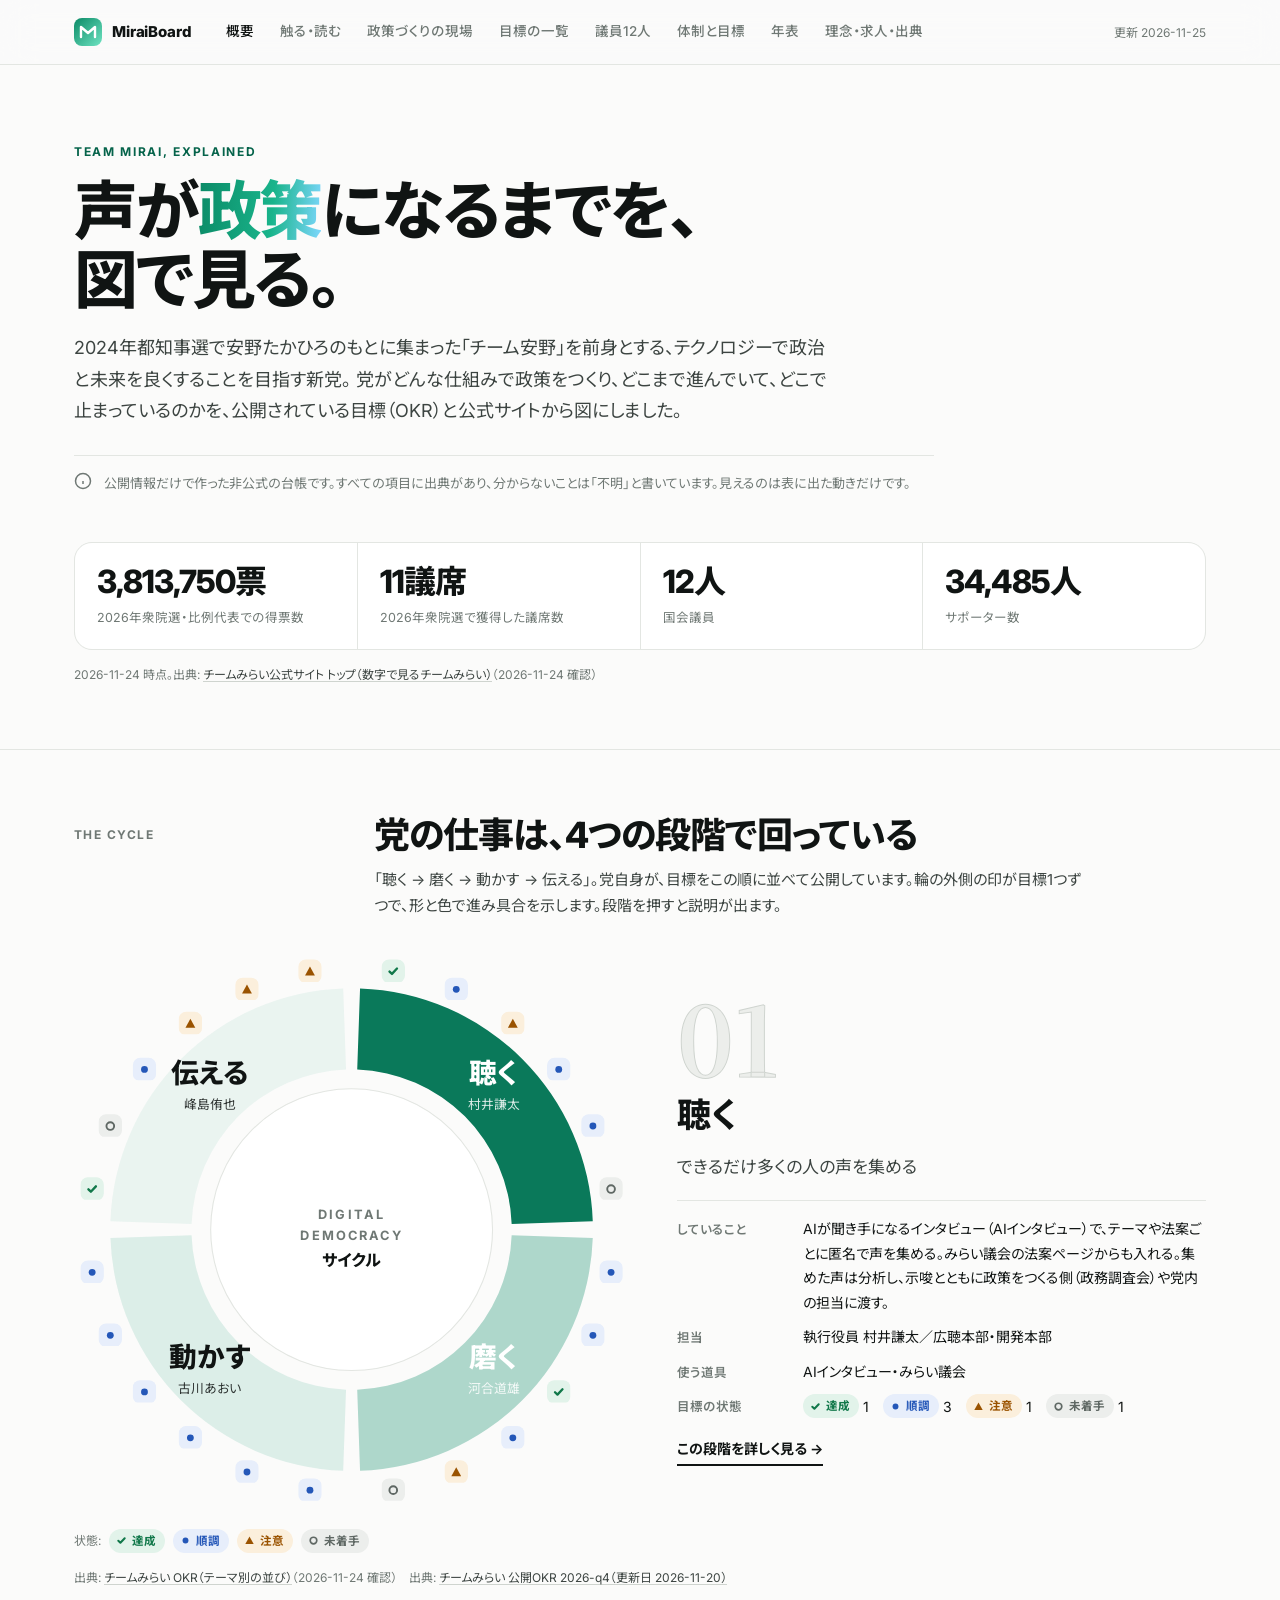
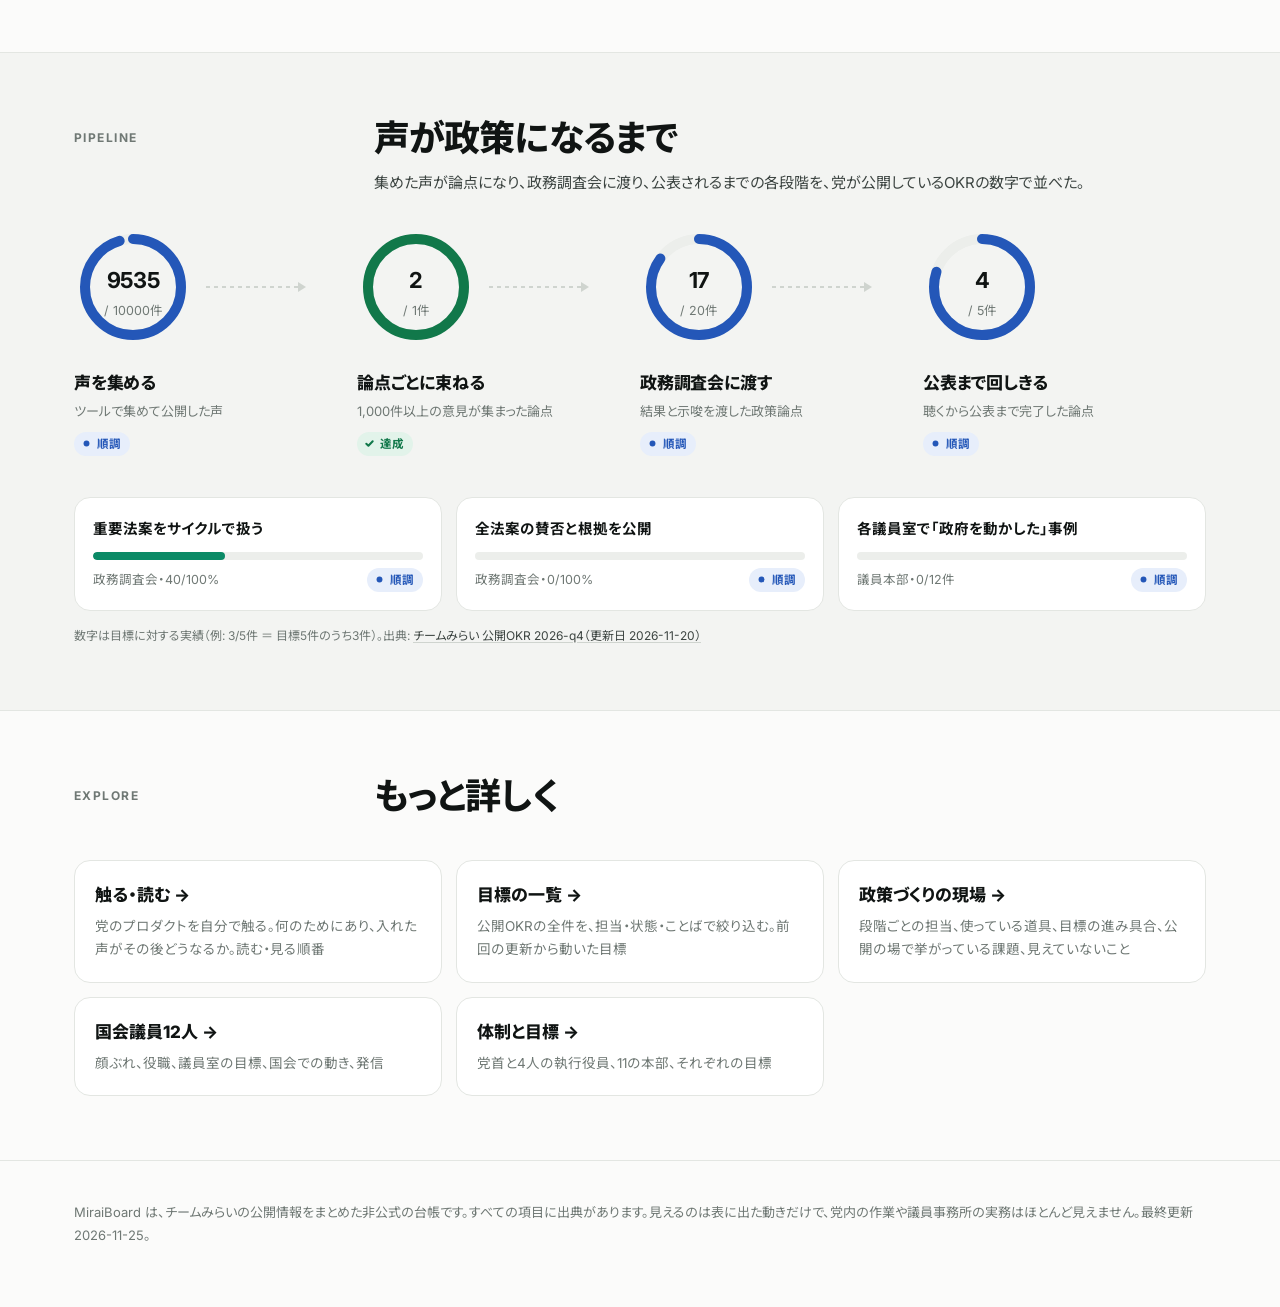
<file: docs/index.html>
<!doctype html>
<html lang="ja"><head>
<meta charset="utf-8"><meta name="viewport" content="width=device-width, initial-scale=1">
<title>MiraiBoard — チームみらいを図で知る</title>
<meta name="description" content="チームみらいが何を目指し、政策づくりと広聴がどう回り、12人の国会議員が何に取り組んでいるのかを、公開情報だけで図にした台帳。">
<link rel="preconnect" href="https://fonts.googleapis.com"><link rel="preconnect" href="https://fonts.gstatic.com" crossorigin>
<link href="https://fonts.googleapis.com/css2?family=Inter:wght@400;500;600;700;800&family=Noto+Sans+JP:wght@400;500;700;800&family=Noto+Serif+JP:wght@700&display=swap" rel="stylesheet">
<link rel="stylesheet" href="assets/style.css">
</head><body>
<main>
<section class="ph"><div class="w">
  <div class="kick">Team Mirai, explained</div>
  <h1>声が<span class="g">政策</span>になるまでを、<br>図で見る。</h1>
  <p class="lead" id="lead"></p>
  <div class="note"><svg width="18" height="18" viewBox="0 0 24 24" fill="none" stroke="currentColor" stroke-width="2"><circle cx="12" cy="12" r="10"/><path d="M12 16v-4M12 8h.01"/></svg><span>公開情報だけで作った非公式の台帳です。すべての項目に出典があり、分からないことは「不明」と書いています。見えるのは表に出た動きだけです。</span></div>
</div></section>

<section class="blk" style="border-top:0;padding-top:12px"><div class="w">
  <div class="tiles" id="tiles"></div>
  <div class="src" id="tiles-src"></div>
</div></section>

<section class="blk"><div class="w">
  <div class="bh"><div class="k">The cycle</div><div><h2>党の仕事は、4つの段階で回っている</h2><p id="cycle-lead"></p></div></div>
  <div class="ringwrap"><div class="ring" id="ring"></div><div class="sheet" id="sheet"></div></div>
  <div style="margin-top:22px"><span id="lg"></span></div>
  <div class="src" id="ring-src"></div>
</div></section>

<section class="blk alt"><div class="w">
  <div class="bh"><div class="k">Pipeline</div><div><h2 id="pipe-title"></h2><p id="pipe-lead"></p></div></div>
  <div class="pipe" id="pipe"></div>
  <div class="side" id="pipe-side"></div>
  <div class="src" id="pipe-src"></div>
</div></section>

<section class="blk"><div class="w">
  <div class="bh"><div class="k">Explore</div><div><h2>もっと詳しく</h2></div></div>
  <div class="next">
    <a href="start.html"><div class="t">触る・読む →</div><p>党のプロダクトを自分で触る。何のためにあり、入れた声がその後どうなるか。読む・見る順番</p></a>
    <a href="okr.html"><div class="t">目標の一覧 →</div><p>公開OKRの全件を、担当・状態・ことばで絞り込む。前回の更新から動いた目標</p></a>
    <a href="flow.html"><div class="t">政策づくりの現場 →</div><p>段階ごとの担当、使っている道具、目標の進み具合、公開の場で挙がっている課題、見えていないこと</p></a>
    <a href="people.html"><div class="t">国会議員12人 →</div><p>顔ぶれ、役職、議員室の目標、国会での動き、発信</p></a>
    <a href="org.html"><div class="t">体制と目標 →</div><p>党首と4人の執行役員、11の本部、それぞれの目標</p></a>
  </div>
</div></section>
</main>
<script src="assets/data.js"></script><script src="assets/common.js"></script>
<script>
chrome('index.html');
const P = MB.process, party = MB.party;
$('#lead').textContent = party.summary + ' 党がどんな仕組みで政策をつくり、どこまで進んでいて、どこで止まっているのかを、公開されている目標（OKR）と公式サイトから図にしました。';
const pick = ['2026年衆院選で獲得した議席数','国会議員','サポーター数','2026年衆院選・比例代表での得票数'];
$('#tiles').innerHTML = party.numbers.items.filter(n => pick.includes(n.label)).map(n => `<div class="tile"><div class="v">${esc(n.value.replace(/（.*）/, ''))}</div><div class="l">${esc(n.label)}</div></div>`).join('');
$('#tiles-src').innerHTML = `${esc(party.numbers.as_of)} 時点。` + srcHtml(party.numbers.source);

/* リング図: 4つの段階。外周の小さな印は、その段階の目標（KR）1つずつ */
const groups = Object.fromEntries((OKR.themes.find(t => t.key === 'demo') || { groups: [] }).groups.map(g => [g.tag, g]));
const ST = P.stages.filter(s => s.key !== 'cycle');
$('#cycle-lead').textContent = '「聴く → 磨く → 動かす → 伝える」。党自身が、目標をこの順に並べて公開しています。輪の外側の印が目標1つずつで、形と色で進み具合を示します。段階を押すと説明が出ます。';
const cx = 260, cy = 260, R1 = 150, R2 = 226, gap = 0.035;
const pol = (r, a) => [cx + r * Math.cos(a), cy + r * Math.sin(a)];
const arc = (a0, a1) => { const [x0, y0] = pol(R2, a0), [x1, y1] = pol(R2, a1), [x2, y2] = pol(R1, a1), [x3, y3] = pol(R1, a0); return `M${x0},${y0} A${R2},${R2} 0 0 1 ${x1},${y1} L${x2},${y2} A${R1},${R1} 0 0 0 ${x3},${y3} Z`; };
const shade = ['color-mix(in srgb,var(--brand) 88%,#000)', 'color-mix(in srgb,var(--brand) 92%,#fff)', 'color-mix(in srgb,var(--brand) 38%,var(--paper))', 'color-mix(in srgb,var(--brand) 22%,var(--paper))'];
let svg = `<svg viewBox="0 0 520 520" role="img" aria-label="デジタル民主主義サイクルの図"><defs><marker id="ah" markerWidth="8" markerHeight="8" refX="4" refY="4" orient="auto"><path d="M0,0 L8,4 L0,8 z" fill="var(--ink-3)"/></marker></defs>`;
ST.forEach((s, i) => {
  const a0 = -Math.PI / 2 + i * Math.PI / 2 + gap, a1 = -Math.PI / 2 + (i + 1) * Math.PI / 2 - gap, am = (a0 + a1) / 2;
  const [tx, ty] = pol((R1 + R2) / 2, am);
  svg += `<path class="seg-path" data-i="${i}" d="${arc(a0, a1)}" fill="${shade[i]}"/>`;
  const tc = i < 2 ? '#fff' : 'var(--ink)';
  svg += `<text x="${tx}" y="${ty - 4}" text-anchor="middle" font-size="26" font-weight="800" fill="${tc}" pointer-events="none">${esc(s.tag)}</text>`;
  svg += `<text x="${tx}" y="${ty + 20}" text-anchor="middle" font-size="12" fill="${tc}" opacity=".85" pointer-events="none">${esc(s.officer || '')}</text>`;
  const krs = (groups[s.tag] || { krs: [] }).krs;
  krs.forEach((id, j) => { const a = a0 + (a1 - a0) * (j + .5) / krs.length; const [mx, my] = pol(R2 + 20, a); const c = SC[(KR[id] || {}).status] || 'todo';
    svg += `<foreignObject x="${mx - 11}" y="${my - 11}" width="22" height="22">${mk(id)}</foreignObject>`; });
});
svg += `<circle cx="${cx}" cy="${cy}" r="${R1 - 18}" fill="var(--paper)" stroke="var(--line)"/><text x="${cx}" y="${cy - 10}" text-anchor="middle" font-size="12" font-weight="700" fill="var(--ink-3)" letter-spacing="2">DIGITAL</text><text x="${cx}" y="${cy + 10}" text-anchor="middle" font-size="12" font-weight="700" fill="var(--ink-3)" letter-spacing="2">DEMOCRACY</text><text x="${cx}" y="${cy + 34}" text-anchor="middle" font-size="15" font-weight="800" fill="var(--ink)">サイクル</text></svg>`;
$('#ring').innerHTML = svg;
function sheet(i) {
  const s = ST[i], krs = (groups[s.tag] || { krs: [] }).krs;
  const c = krs.reduce((a, id) => { const x = (KR[id] || {}).status; a[x] = (a[x] || 0) + 1; return a; }, {});
  $$('.seg-path').forEach(p => p.style.opacity = +p.dataset.i === i ? 1 : .35);
  $('#sheet').innerHTML = `<div class="num">0${i + 1}</div><h3>${esc(s.tag)}</h3><p class="sub">${esc(s.title)}</p>
  <dl><dt>していること</dt><dd>${esc(s.what)}</dd><dt>担当</dt><dd>${s.officer ? `執行役員 ${esc(s.officer)}／` : ''}${esc((s.units || []).join('・'))}</dd><dt>使う道具</dt><dd>${esc((s.tools || []).join('・') || '—')}</dd><dt>目標の状態</dt><dd>${['達成', '順調', '注意', '未着手'].filter(x => c[x]).map(x => st(x) + ` ${c[x]}`).join('　')}</dd></dl>
  <a class="more" href="flow.html#${esc(s.key)}">この段階を詳しく見る →</a>`;
}
$$('.seg-path').forEach(p => p.addEventListener('click', () => sheet(+p.dataset.i)));
sheet(0); $('#lg').innerHTML = legend();
$('#ring-src').innerHTML = srcHtml(P.intro_source) + '　' + srcHtml(OKR_SRC);

/* パイプライン図: 声 → 論点 → 政調 → 公表 */
const pp = P.pipeline;
$('#pipe-title').textContent = pp.title; $('#pipe-lead').textContent = pp.lead;
const dial = (r, c) => { const C = 2 * Math.PI * 48, v = Math.min(1, r ?? 0); return `<svg class="dial" viewBox="0 0 118 118"><circle cx="59" cy="59" r="48" fill="none" stroke="var(--mute)" stroke-width="10"/><circle cx="59" cy="59" r="48" fill="none" stroke="var(--${c})" stroke-width="10" stroke-linecap="round" stroke-dasharray="${C * v} ${C}" transform="rotate(-90 59 59)"/></svg>`; };
$('#pipe').innerHTML = pp.nodes.map((n, i) => { const k = KR[n.kr] || {}; const r = ratio(k.progress); const c = SC[k.status] || 'todo';
  const [a, b] = (k.progress || '').split('/');
  return `<div class="pnode"><div style="position:relative;width:118px">${dial(r, c)}<div style="position:absolute;inset:0;display:flex;flex-direction:column;align-items:center;justify-content:center"><b style="font-size:22px;letter-spacing:-.02em">${esc(a || '—')}</b><span class="small muted">/ ${esc(b || '')}</span></div></div>
  ${i < pp.nodes.length - 1 ? '<svg class="arrow" viewBox="0 0 100 14" preserveAspectRatio="none"><line x1="0" y1="7" x2="92" y2="7" stroke="var(--line-2)" stroke-width="2" stroke-dasharray="4 4"/><path d="M92,2 L100,7 L92,12" fill="var(--line-2)"/></svg>' : ''}
  <h4>${esc(n.label)}</h4><p>${esc(n.note)}</p><div style="margin-top:8px">${st(k.status)}</div></div>`; }).join('');
$('#pipe-side').innerHTML = pp.side.map(n => { const k = KR[n.kr] || {}; const r = ratio(k.progress);
  return `<div class="scard"><div class="t">${esc(n.label)}</div><div class="meter"><i style="width:${Math.min(100, (r || 0) * 100)}%"></i></div><div style="display:flex;justify-content:space-between;margin-top:8px;align-items:center"><span class="small muted">${esc(k.owner)}・${esc(k.progress || '—')}</span>${st(k.status)}</div></div>`; }).join('');
$('#pipe-src').innerHTML = '数字は目標に対する実績（例: 3/5件 ＝ 目標5件のうち3件）。' + srcHtml(OKR_SRC);
</script>
</body></html>
</file>
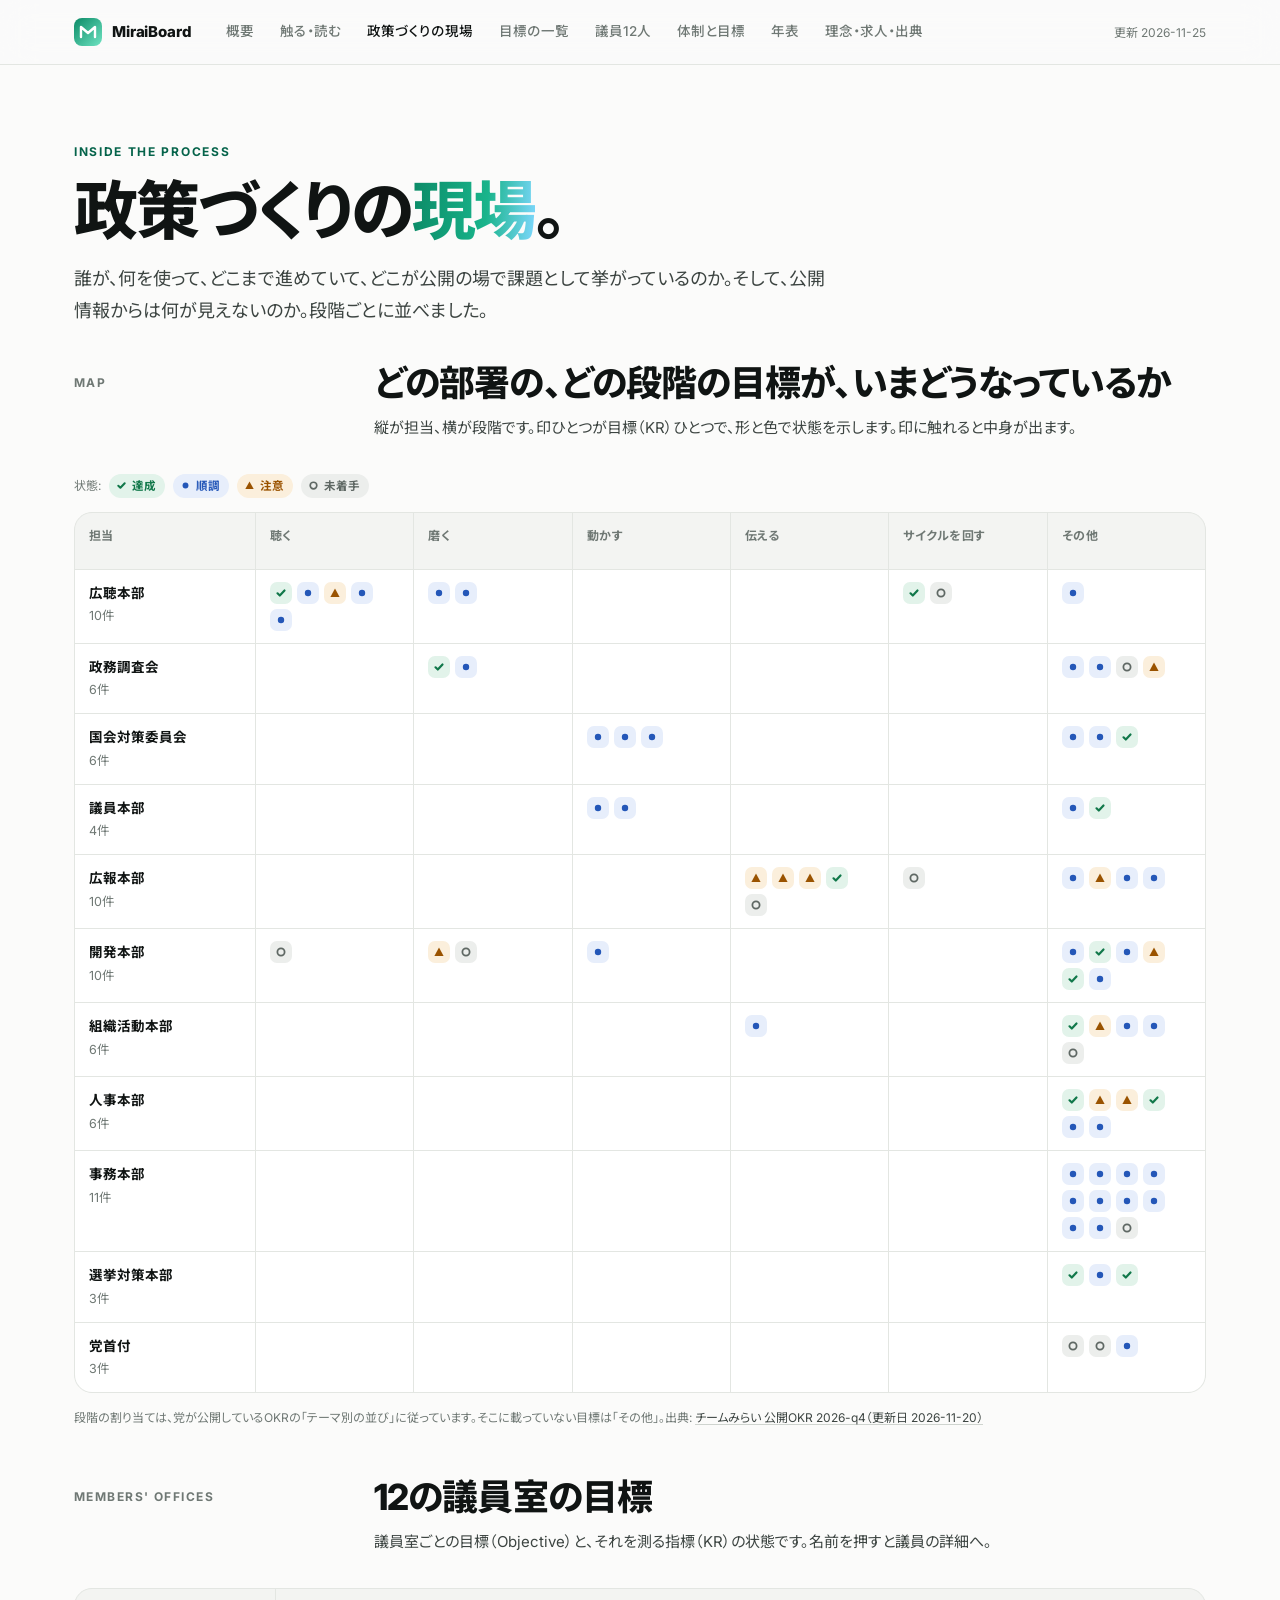
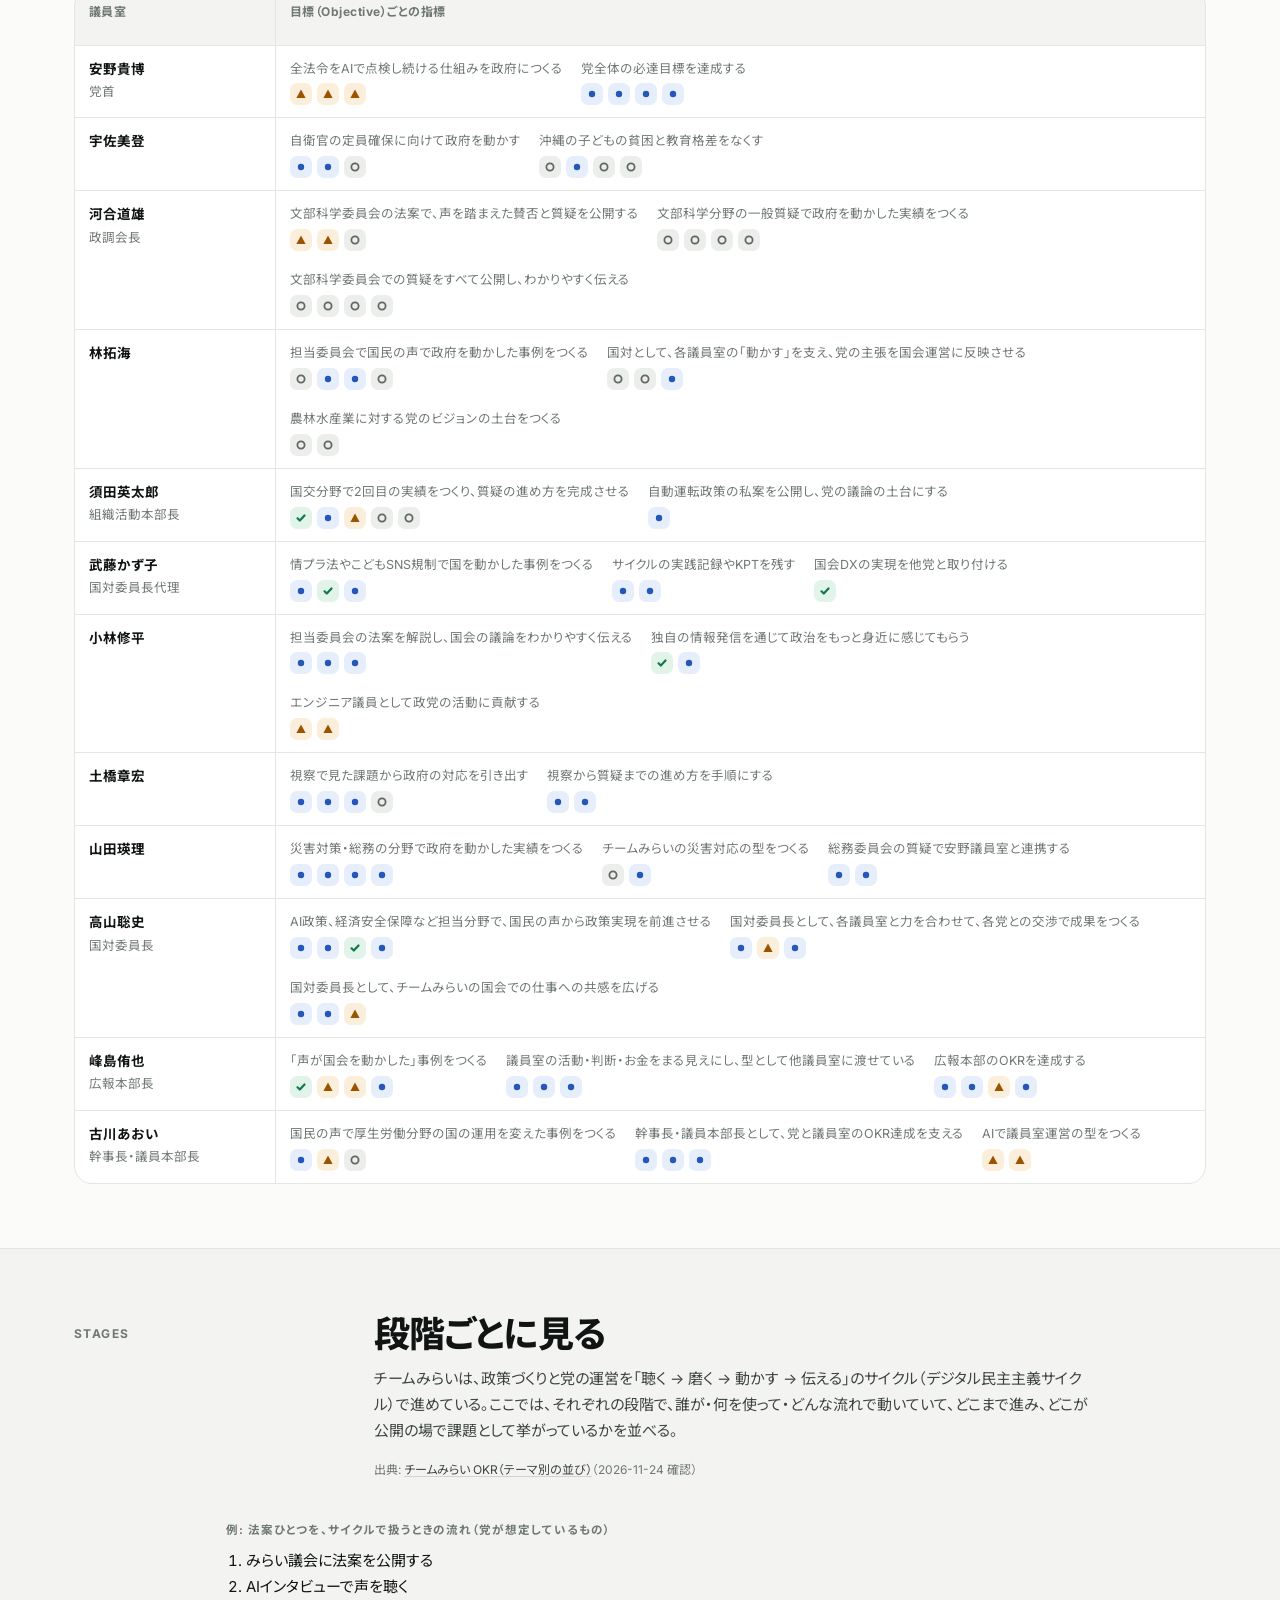
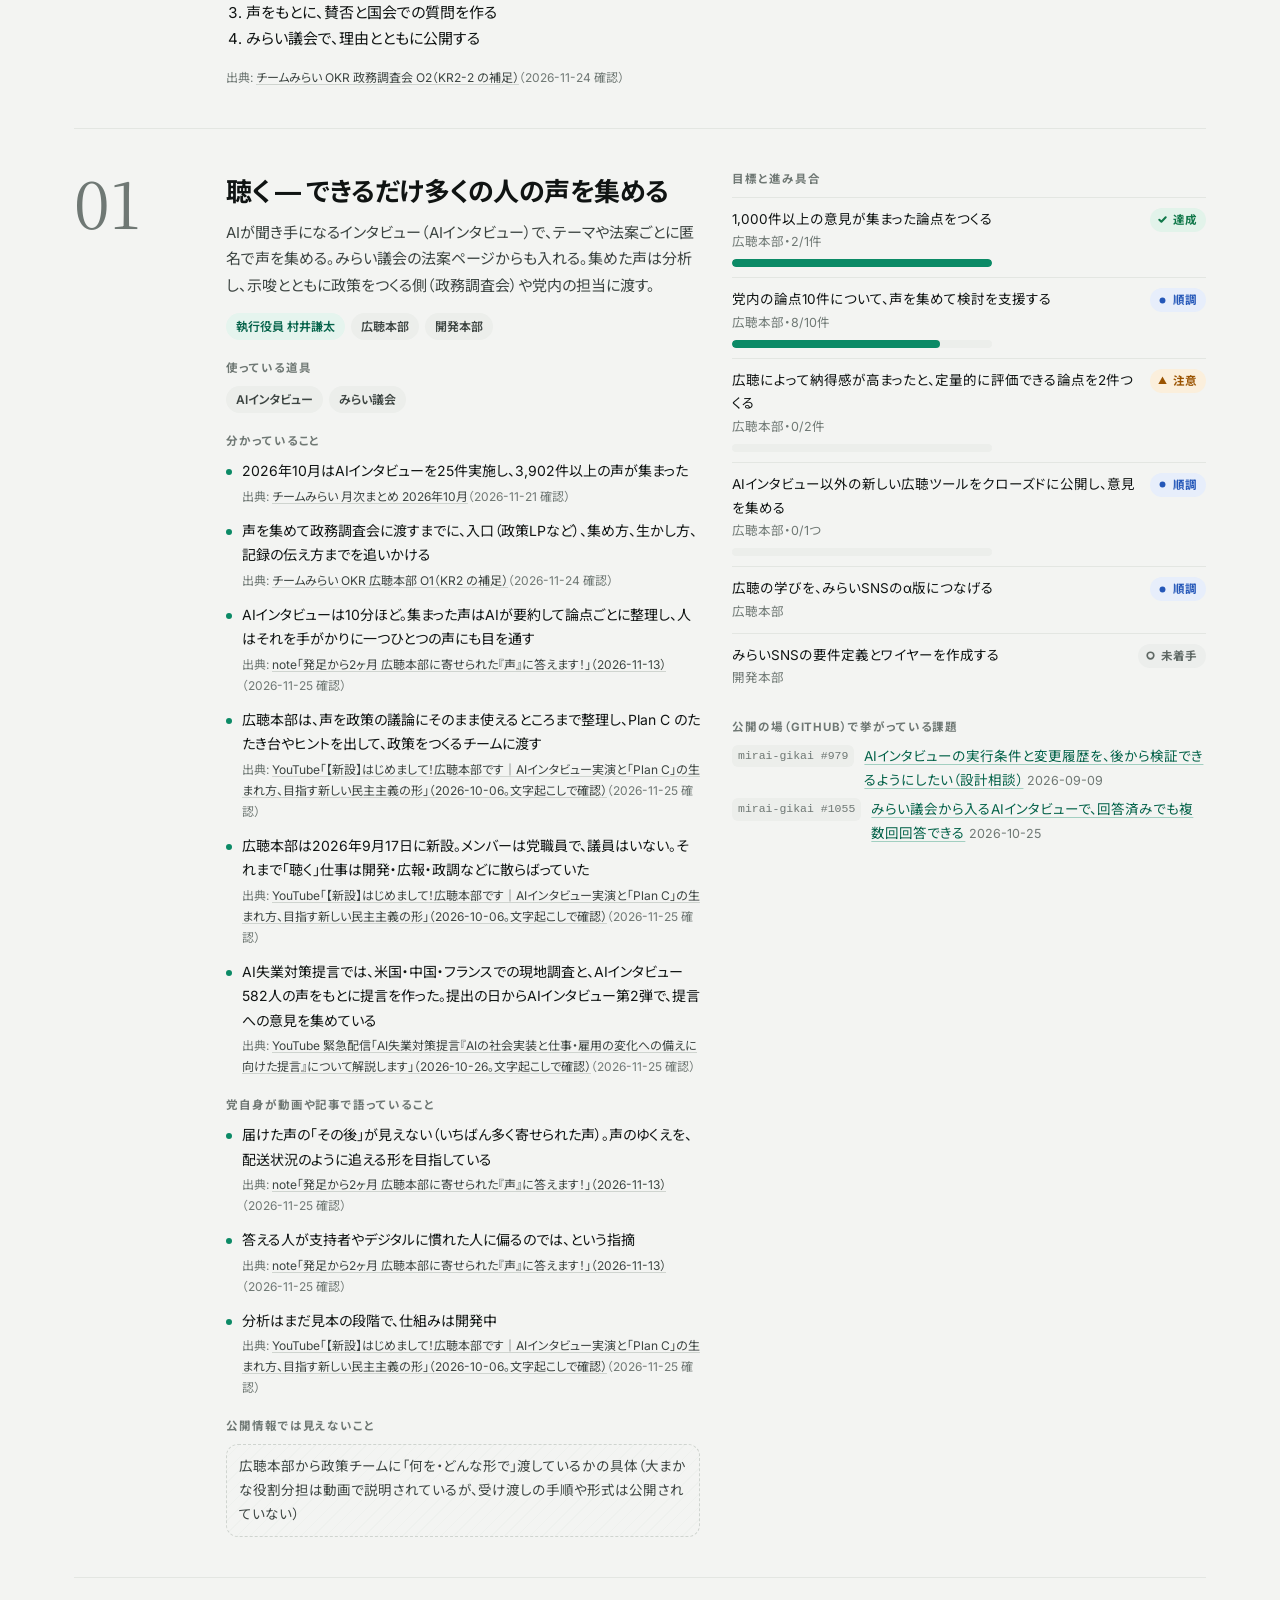
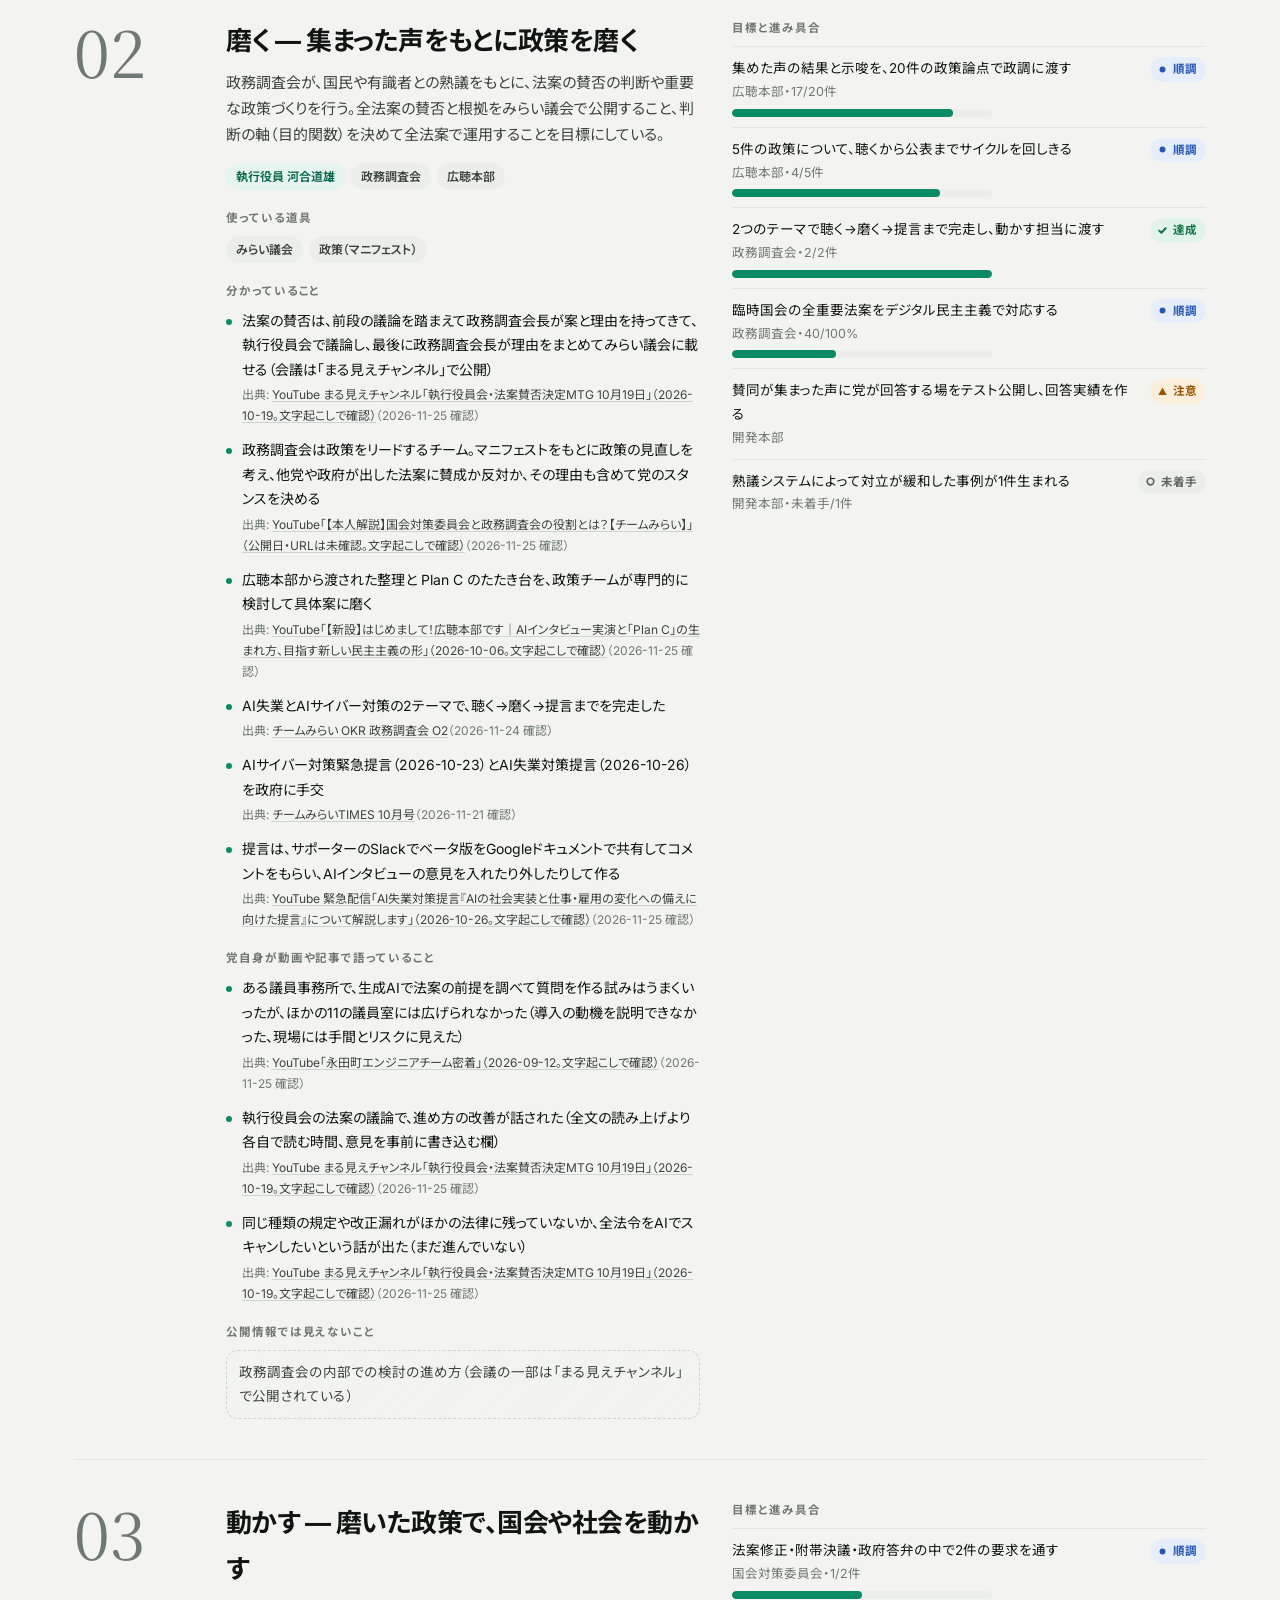
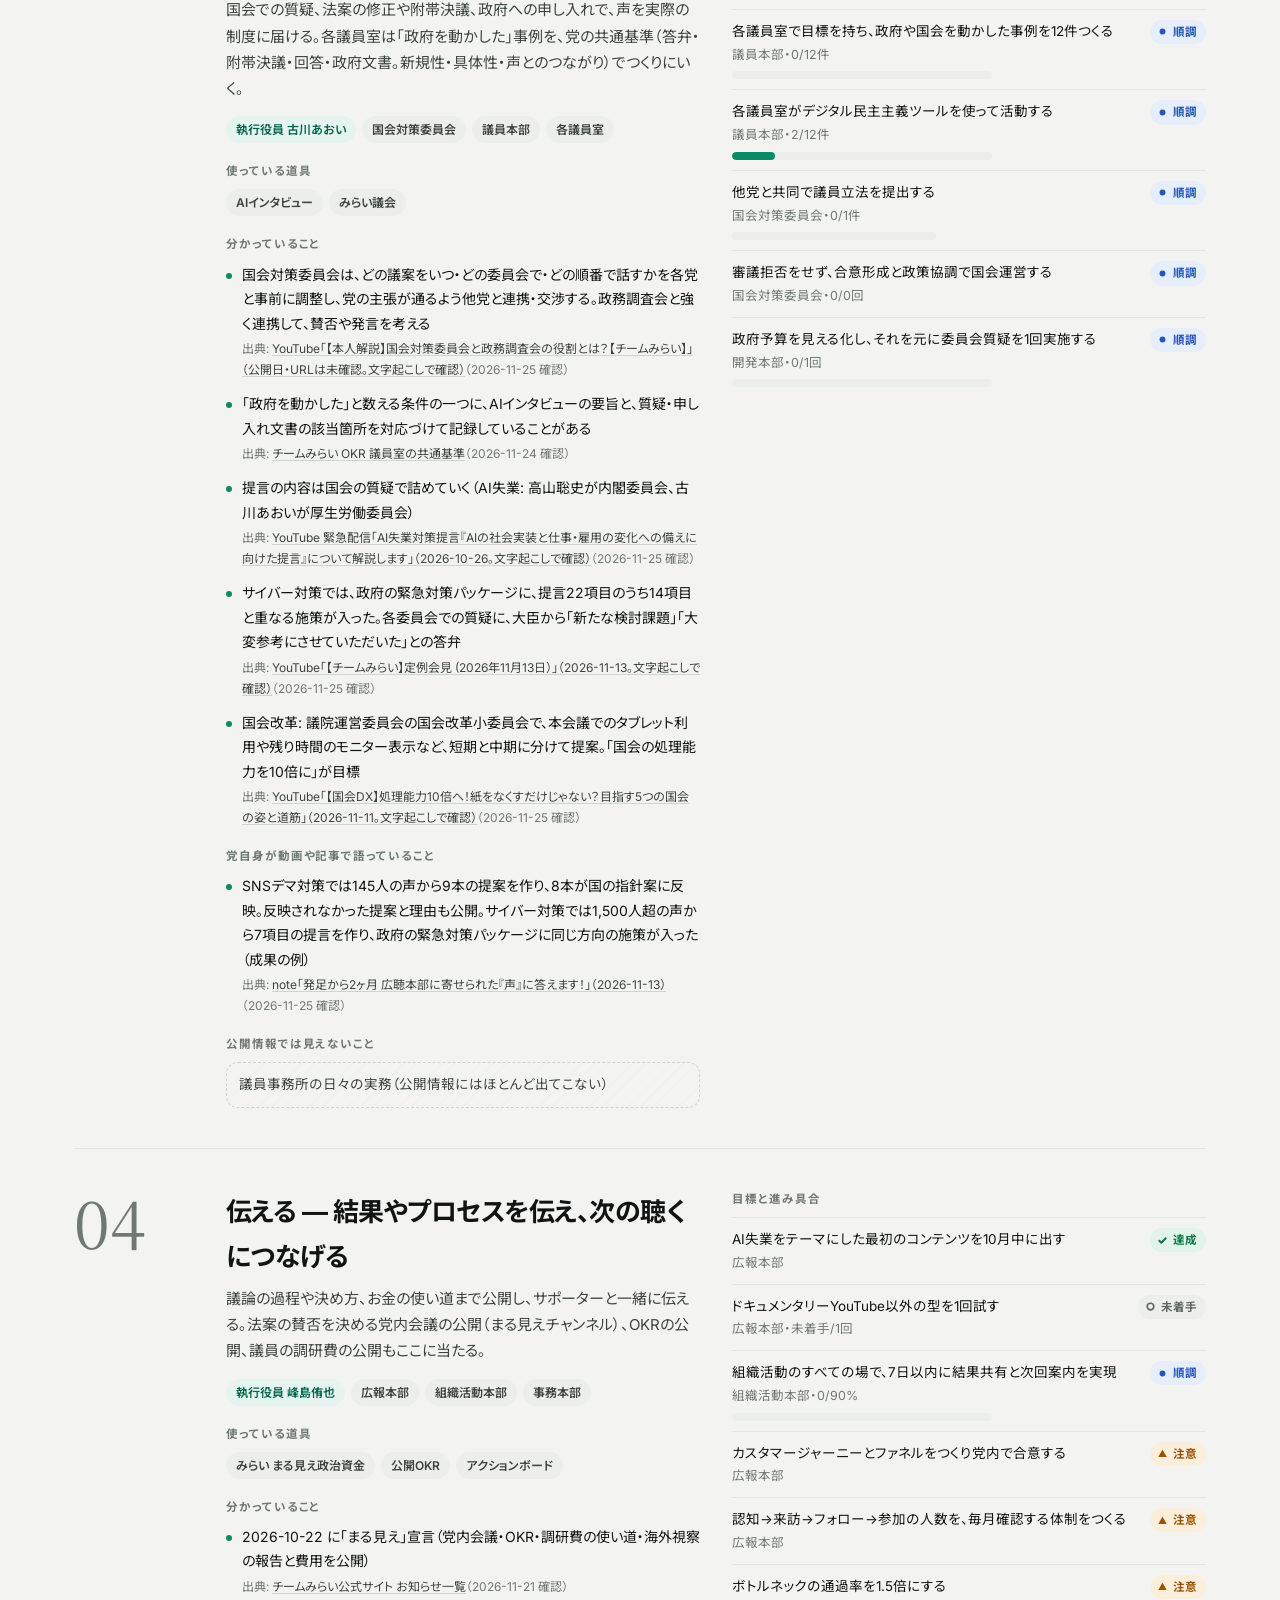
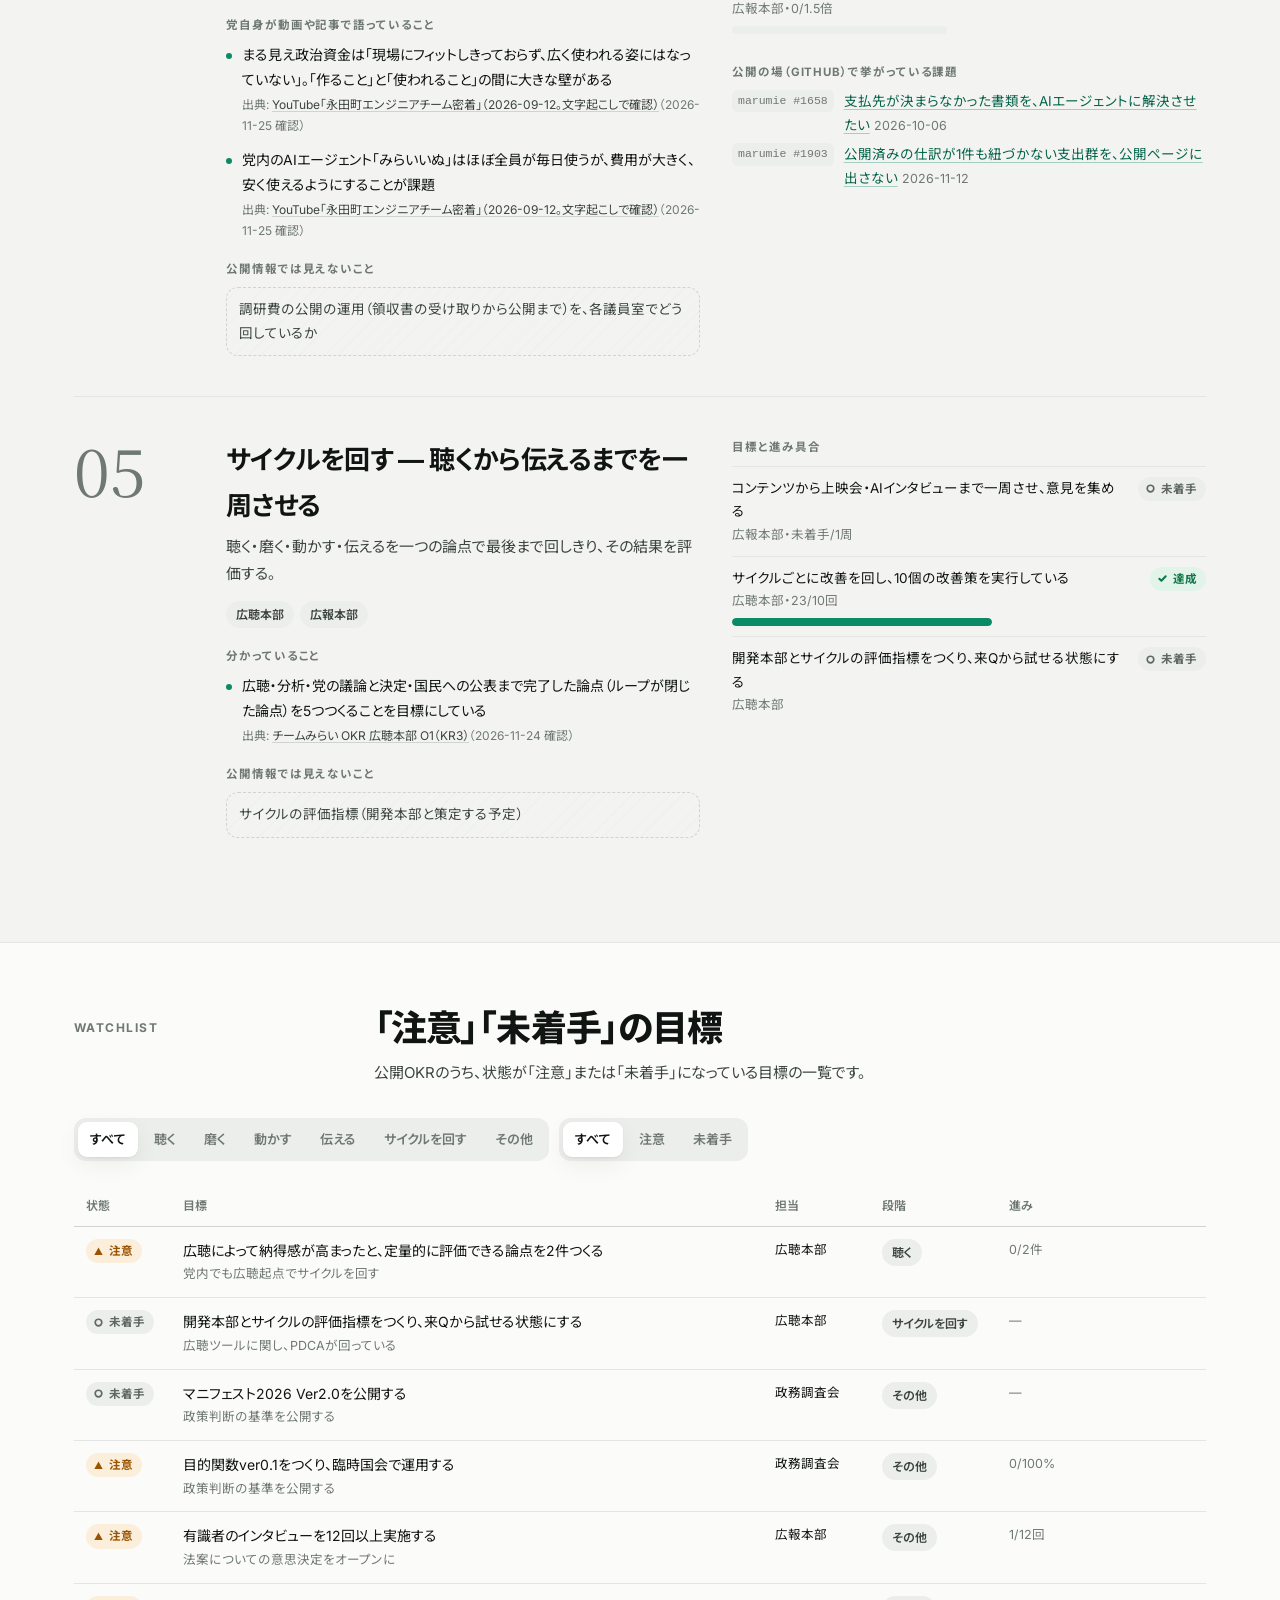
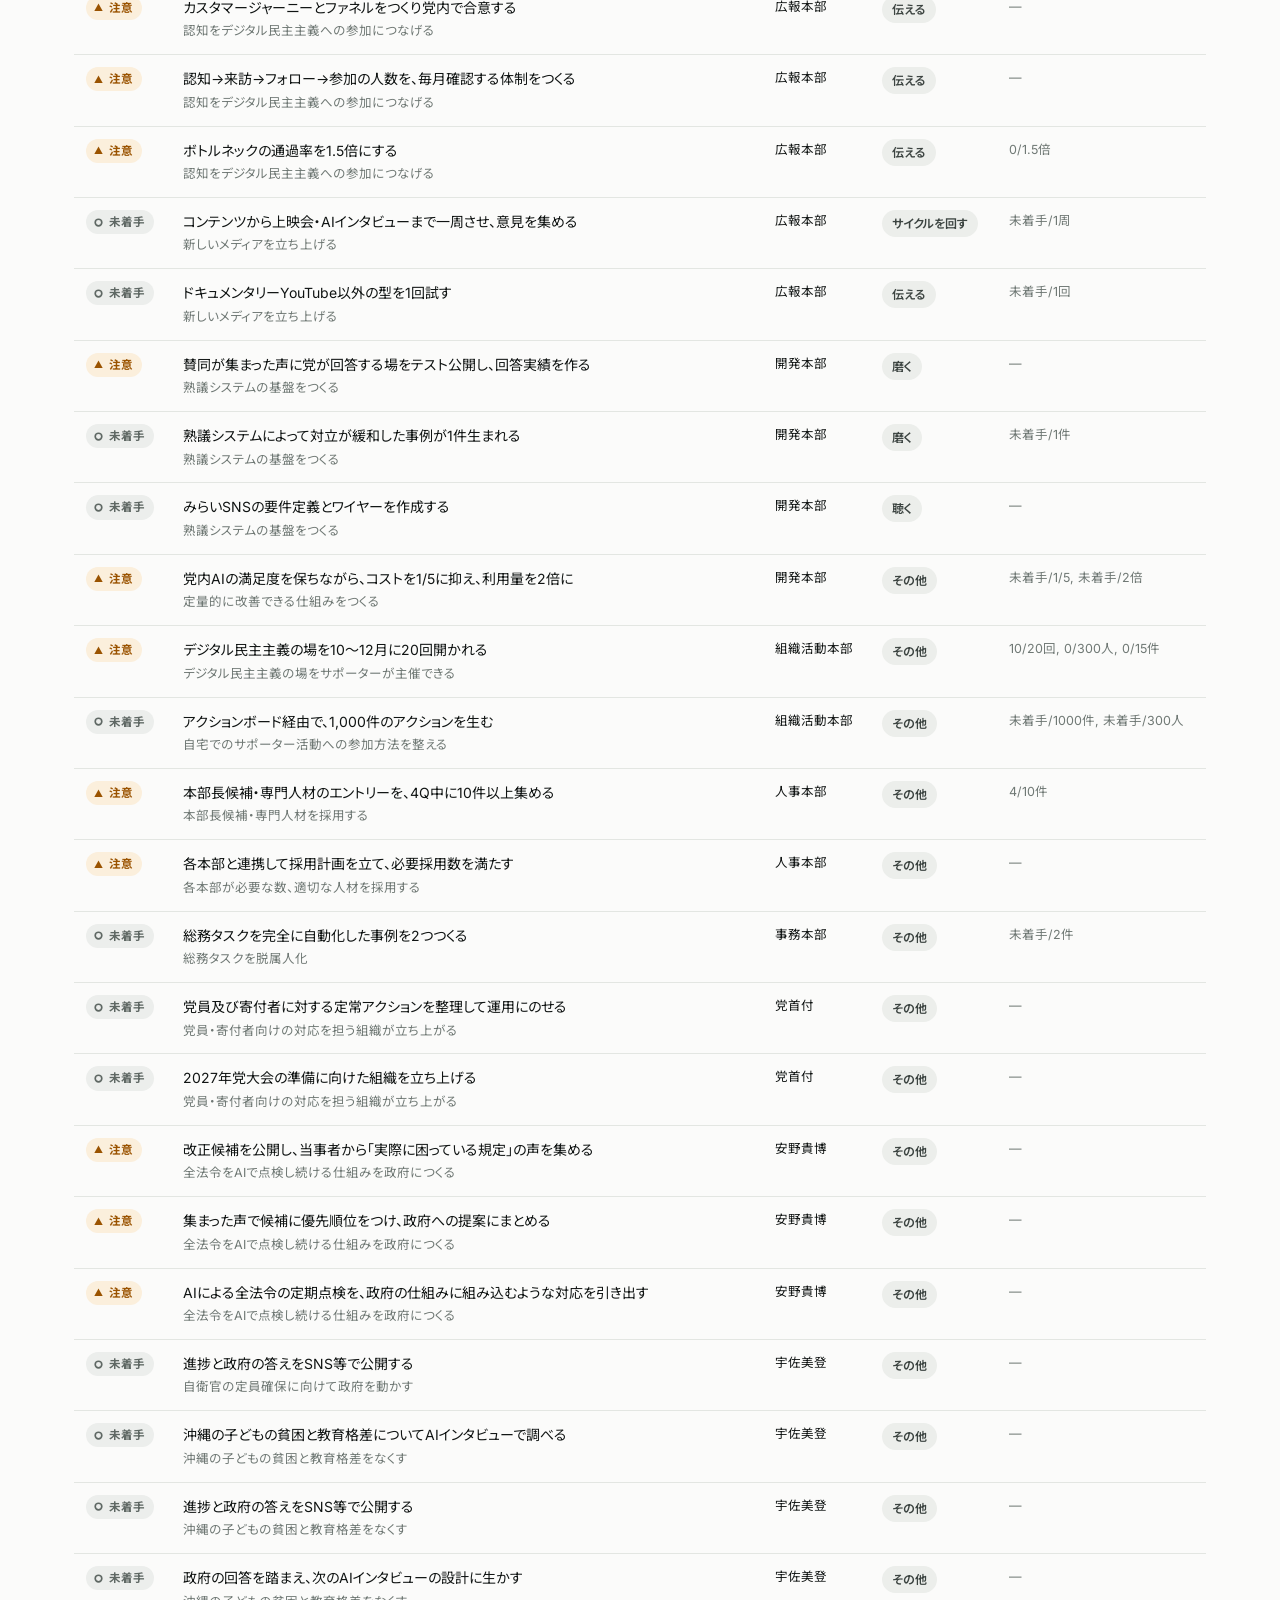
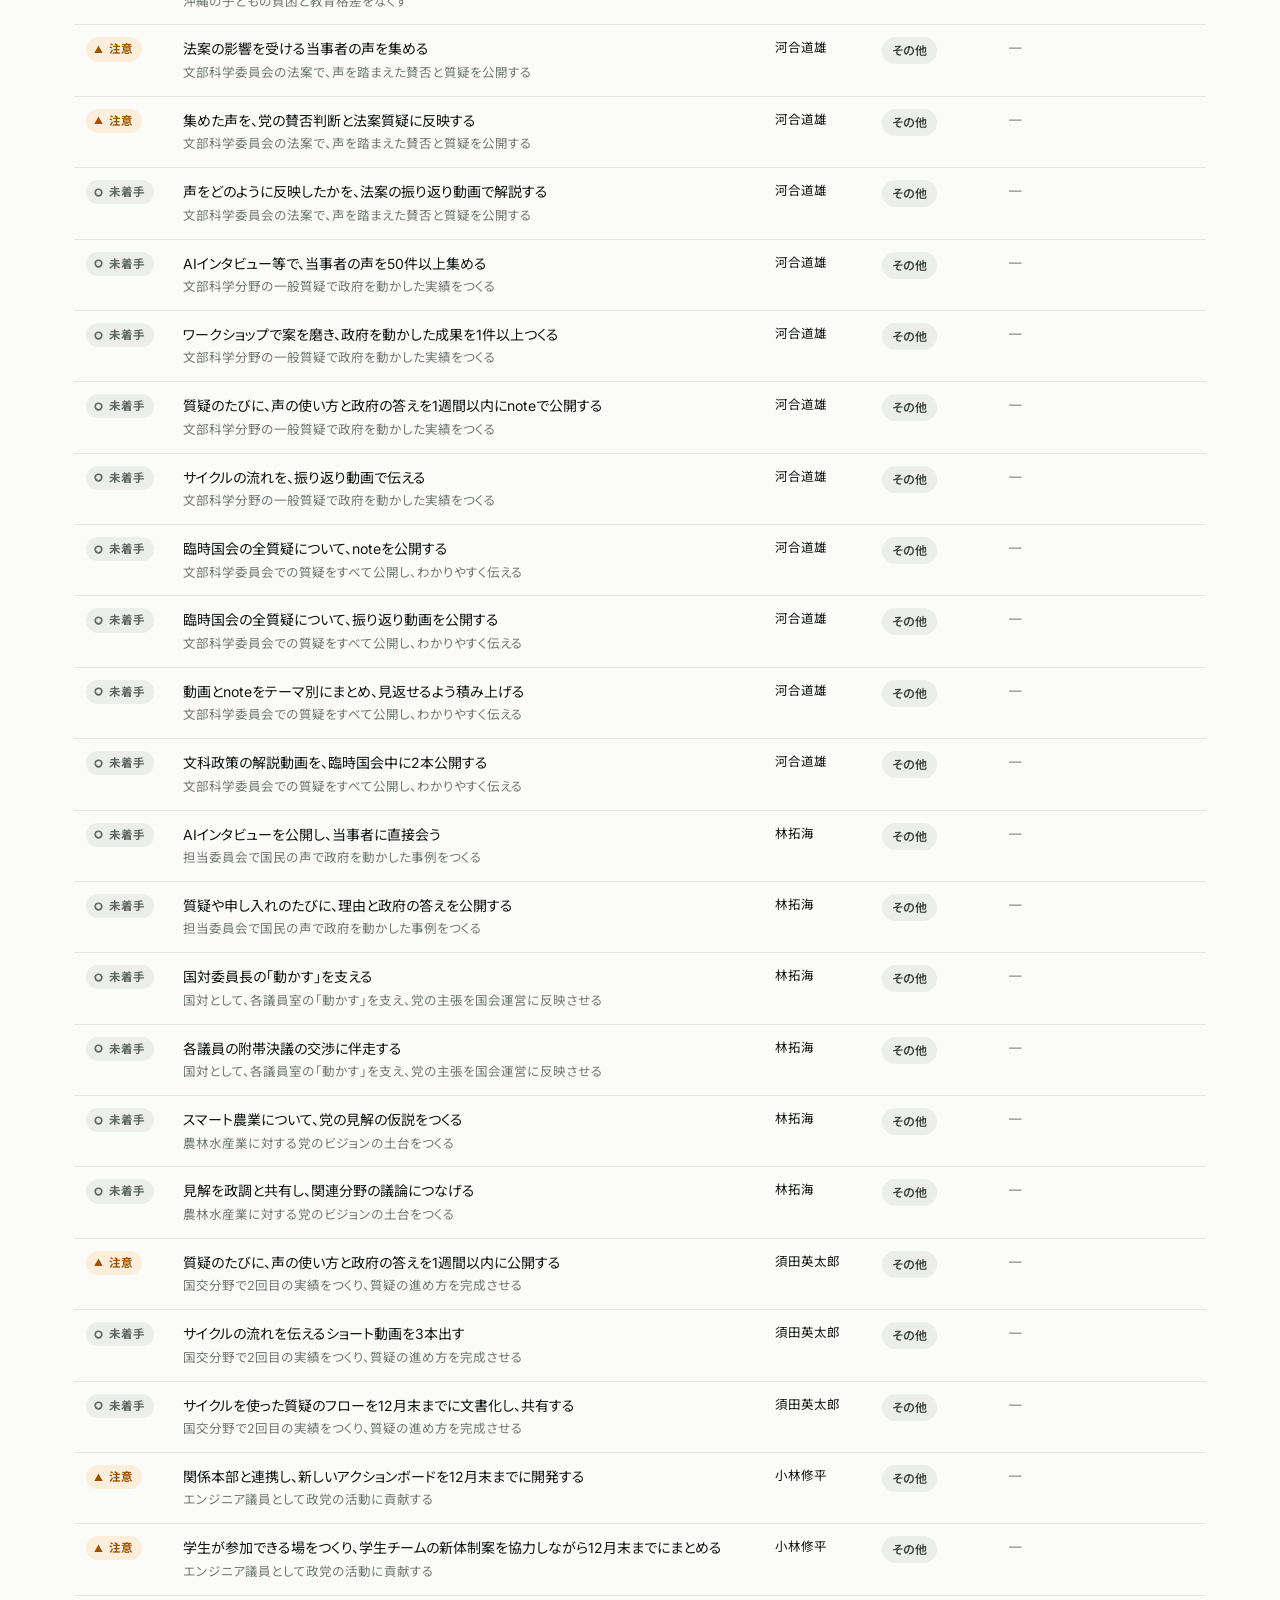
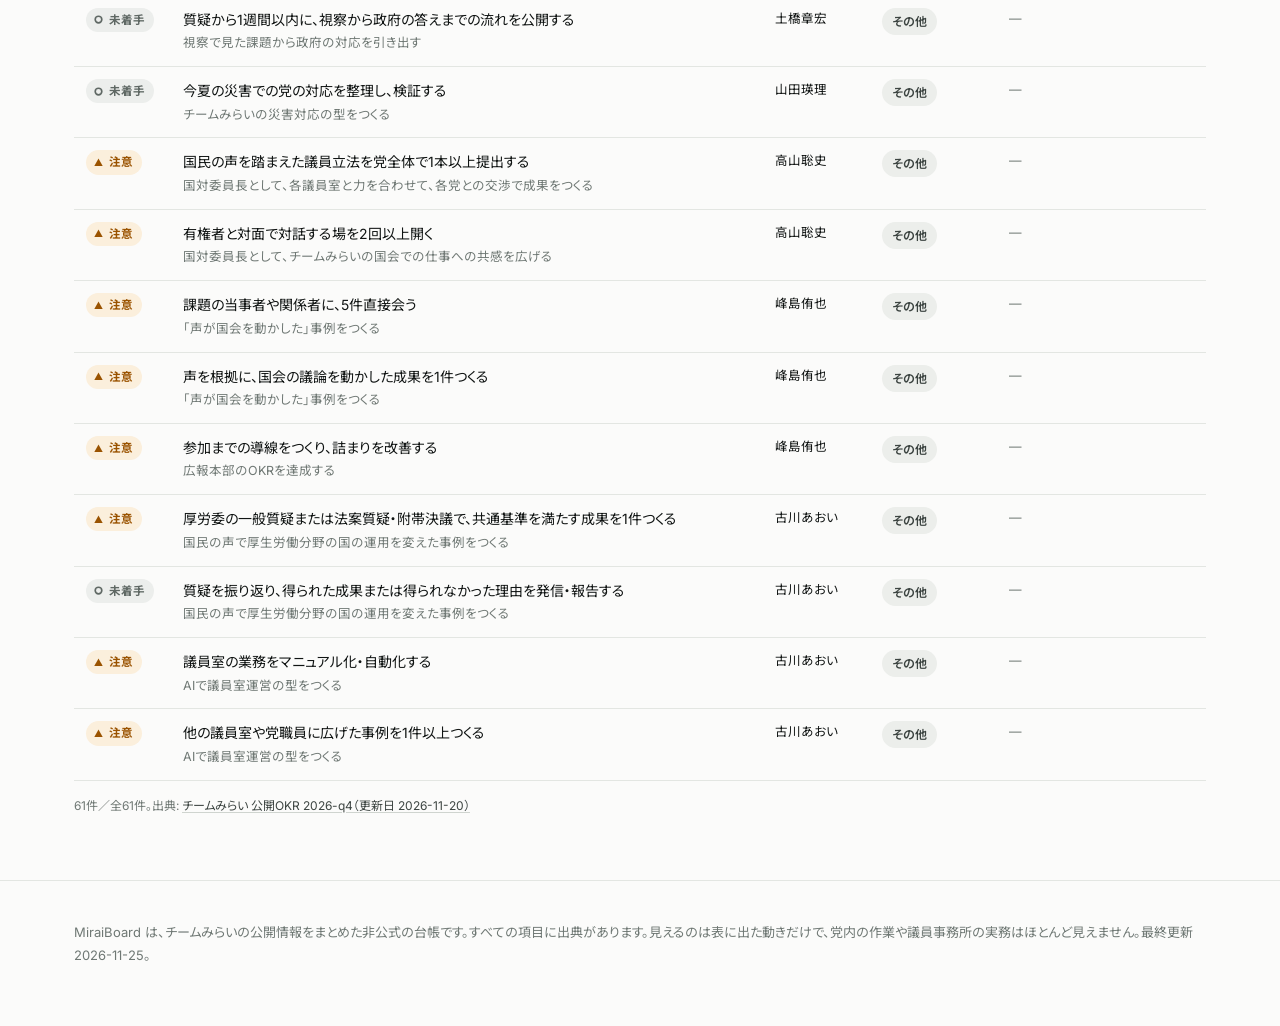
<file: docs/flow.html>
<!doctype html>
<html lang="ja"><head>
<meta charset="utf-8"><meta name="viewport" content="width=device-width, initial-scale=1">
<title>政策づくりの現場 — MiraiBoard</title>
<link rel="preconnect" href="https://fonts.googleapis.com"><link rel="preconnect" href="https://fonts.gstatic.com" crossorigin>
<link href="https://fonts.googleapis.com/css2?family=Inter:wght@400;500;600;700;800&family=Noto+Sans+JP:wght@400;500;700;800&family=Noto+Serif+JP:wght@700&display=swap" rel="stylesheet">
<link rel="stylesheet" href="assets/style.css">
</head><body>
<main>
<section class="ph"><div class="w">
  <div class="kick">Inside the process</div>
  <h1>政策づくりの<span class="g">現場</span>。</h1>
  <p class="lead">誰が、何を使って、どこまで進めていて、どこが公開の場で課題として挙がっているのか。そして、公開情報からは何が見えないのか。段階ごとに並べました。</p>
</div></section>

<section class="blk" style="border-top:0;padding-top:0"><div class="w">
  <div class="bh"><div class="k">Map</div><div><h2>どの部署の、どの段階の目標が、いまどうなっているか</h2><p>縦が担当、横が段階です。印ひとつが目標（KR）ひとつで、形と色で状態を示します。印に触れると中身が出ます。</p></div></div>
  <div id="lg" style="margin-bottom:14px"></div>
  <div class="scroll"><div class="matrix" id="matrix"></div></div>
  <div class="src" id="matrix-src"></div>
  <div class="bh" style="margin-top:48px"><div class="k">Members' offices</div><div><h2>12の議員室の目標</h2><p>議員室ごとの目標（Objective）と、それを測る指標（KR）の状態です。名前を押すと議員の詳細へ。</p></div></div>
  <div class="matrix" id="om" style="grid-template-columns:200px 1fr"></div>
</div></section>

<section class="blk alt"><div class="w" id="stages"></div></section>

<section class="blk" id="watch"><div class="w">
  <div class="bh"><div class="k">Watchlist</div><div><h2>「注意」「未着手」の目標</h2><p>公開OKRのうち、状態が「注意」または「未着手」になっている目標の一覧です。</p></div></div>
  <div class="toolbar"><div class="seg" id="f-stage"></div><div class="seg" id="f-st"></div></div>
  <div class="scroll"><table class="tbl" id="wt"></table></div>
  <div class="src" id="wt-src"></div>
</div></section>
</main>
<script src="assets/data.js"></script><script src="assets/common.js"></script>
<script>
chrome('flow.html');
$('#lg').innerHTML = legend();
const P = MB.process;
const groups = Object.fromEntries((OKR.themes.find(t => t.key === 'demo') || { groups: [] }).groups.map(g => [g.tag, g]));
const stageOf = {}; Object.values(groups).forEach(g => g.krs.forEach(id => stageOf[id] = g.tag));
const COLS = [...P.stages.map(s => s.tag), 'その他'];

/* マトリクス: 行＝担当（本部・議員室）、列＝段階 */
const rows = OKR.hq.map(h => ({ name: h.name, type: 'hq', id: h.id }));
const krsOf = r => Object.entries(KR).filter(([, k]) => r.type === 'hq' ? (k.owner_type === 'hq' && k.owner_id === r.id) : k.owner_type === 'office').map(([id]) => id);
let html = `<div class="c hd">担当</div>` + COLS.map(c => `<div class="c hd">${esc(c)}</div>`).join('');
rows.forEach(r => { const ids = krsOf(r); if (!ids.length) return;
  html += `<div class="c rh">${esc(r.name)}<div class="small muted" style="font-weight:400">${ids.length}件</div></div>` + COLS.map(c => `<div class="c"><div class="marks">${ids.filter(id => (stageOf[id] || 'その他') === c).map(mk).join('')}</div></div>`).join('');
});
$('#matrix').style.gridTemplateColumns = `180px repeat(${COLS.length}, minmax(120px,1fr))`;
$('#matrix').innerHTML = html;
/* 議員室は段階の並びに載っていないので、議員室ごとに別の図にする */
$('#om').innerHTML = `<div class="c hd">議員室</div><div class="c hd">目標（Objective）ごとの指標</div>` + OKR.offices.map(o => `<div class="c rh"><a href="people.html#${esc(o.id)}">${esc(o.name)}</a><div class="small muted" style="font-weight:400">${esc((o.roles || []).join('・'))}</div></div><div class="c"><div style="display:flex;gap:18px;flex-wrap:wrap">${o.objectives.map(ob => `<div><div class="small muted" style="margin-bottom:4px">${esc(ob.title)}</div><div class="marks">${ob.krs.map(k => mk(k.id)).join('')}</div></div>`).join('')}</div></div>`).join('');
$('#matrix-src').innerHTML = '段階の割り当ては、党が公開しているOKRの「テーマ別の並び」に従っています。そこに載っていない目標は「その他」。' + srcHtml(OKR_SRC);

/* 段階ごとの説明（読み物の形で） */
$('#stages').innerHTML = `<div class="bh" style="margin-bottom:0"><div class="k">Stages</div><div><h2>段階ごとに見る</h2><p>${esc(P.intro)}</p><div class="src">${srcHtml(P.intro_source)}</div></div></div>` +
  `<div class="stage" style="border-top:0"><div></div><div><div class="lbl" style="margin-top:0">例: ${esc(P.example_flow.title)}</div><ol style="margin:0;padding-left:20px">${P.example_flow.steps.map(x => `<li>${esc(x)}</li>`).join('')}</ol><div class="src">${srcHtml(P.example_flow.source)}</div></div><div></div></div>` +
  P.stages.map((s, i) => { const krs = (groups[s.tag] || { krs: [] }).krs;
    return `<article class="stage" id="${esc(s.key)}"><div class="no">0${i + 1}</div>
    <div><h3>${esc(s.tag)} — ${esc(s.title)}</h3><p class="what">${esc(s.what)}</p>
      <div class="kv">${s.officer ? `<span class="chip b">執行役員 ${esc(s.officer)}</span>` : ''}${(s.units || []).map(u => `<span class="chip">${esc(u)}</span>`).join('')}</div>
      ${(s.tools || []).length ? `<div class="lbl">使っている道具</div><div class="kv">${s.tools.map(t => `<span class="chip">${esc(t)}</span>`).join('')}</div>` : ''}
      ${(s.facts || []).length ? `<div class="lbl">分かっていること</div><ul class="facts">${s.facts.map(f => `<li>${esc(f.text)}<div class="src" style="margin-top:2px">${srcHtml(f.source)}</div></li>`).join('')}</ul>` : ''}
      ${(s.stated_challenges || []).length ? `<div class="lbl">党自身が動画や記事で語っていること</div><ul class="facts">${s.stated_challenges.map(f => `<li>${esc(f.text)}<div class="src" style="margin-top:2px">${srcHtml(f.source)}</div></li>`).join('')}</ul>` : ''}
      <div class="lbl">公開情報では見えないこと</div>${(s.unknown || []).map(u => `<div class="blind">${esc(u)}</div>`).join('')}
    </div>
    <div><div class="lbl" style="margin-top:0">目標と進み具合</div>${krs.map(id => { const k = KR[id]; const r = ratio(k.progress);
        return `<div class="krrow" style="border-top:1px solid var(--line);padding:10px 0"><div><div>${esc(k.summary)}</div><div class="small muted">${esc(k.owner)}${k.progress ? '・' + esc(k.progress) : ''}</div>${r !== null ? `<div class="meter" style="margin-top:6px;max-width:260px"><i style="width:${Math.min(100, r * 100)}%"></i></div>` : ''}</div><div>${st(k.status)}</div></div>`; }).join('') || '<p class="muted">該当なし</p>'}
      ${(s.public_issues || []).length ? `<div class="lbl">公開の場（GitHub）で挙がっている課題</div>${s.public_issues.map(x => `<div class="issue"><code>${esc(x.repo.split('/')[1])} #${x.number}</code><span>${ext(x.url, x.title)} <span class="small muted">${esc(x.date)}</span></span></div>`).join('')}` : ''}
    </div></article>`; }).join('');

/* 注意・未着手 */
const watch = Object.entries(KR).filter(([, k]) => k.status === '注意' || k.status === '未着手').map(([id, k]) => ({ id, ...k, stage: stageOf[id] || 'その他' }));
const f = { stage: 'すべて', st: 'すべて' };
const seg = (el, key, vals) => { el.innerHTML = vals.map(v => `<button class="${v === f[key] ? 'on' : ''}" data-v="${esc(v)}">${esc(v)}</button>`).join('');
  el.onclick = e => { const b = e.target.closest('button'); if (!b) return; f[key] = b.dataset.v; $$('button', el).forEach(x => x.classList.toggle('on', x === b)); draw(); }; };
seg($('#f-stage'), 'stage', ['すべて', ...COLS]); seg($('#f-st'), 'st', ['すべて', '注意', '未着手']);
function draw() { const r = watch.filter(k => (f.stage === 'すべて' || k.stage === f.stage) && (f.st === 'すべて' || k.status === f.st));
  $('#wt').innerHTML = `<tr><th>状態</th><th>目標</th><th>担当</th><th>段階</th><th>進み</th></tr>` + r.map(k => `<tr><td>${st(k.status)}</td><td>${esc(k.summary)}<div class="small muted">${esc(k.objective || '')}</div></td><td class="small">${esc(k.owner)}</td><td><span class="chip">${esc(k.stage)}</span></td><td class="small muted">${esc(k.progress || '—')}</td></tr>`).join('');
  $('#wt-src').innerHTML = `${r.length}件／全${watch.length}件。` + srcHtml(OKR_SRC); }
draw();
</script>
</body></html>
</file>
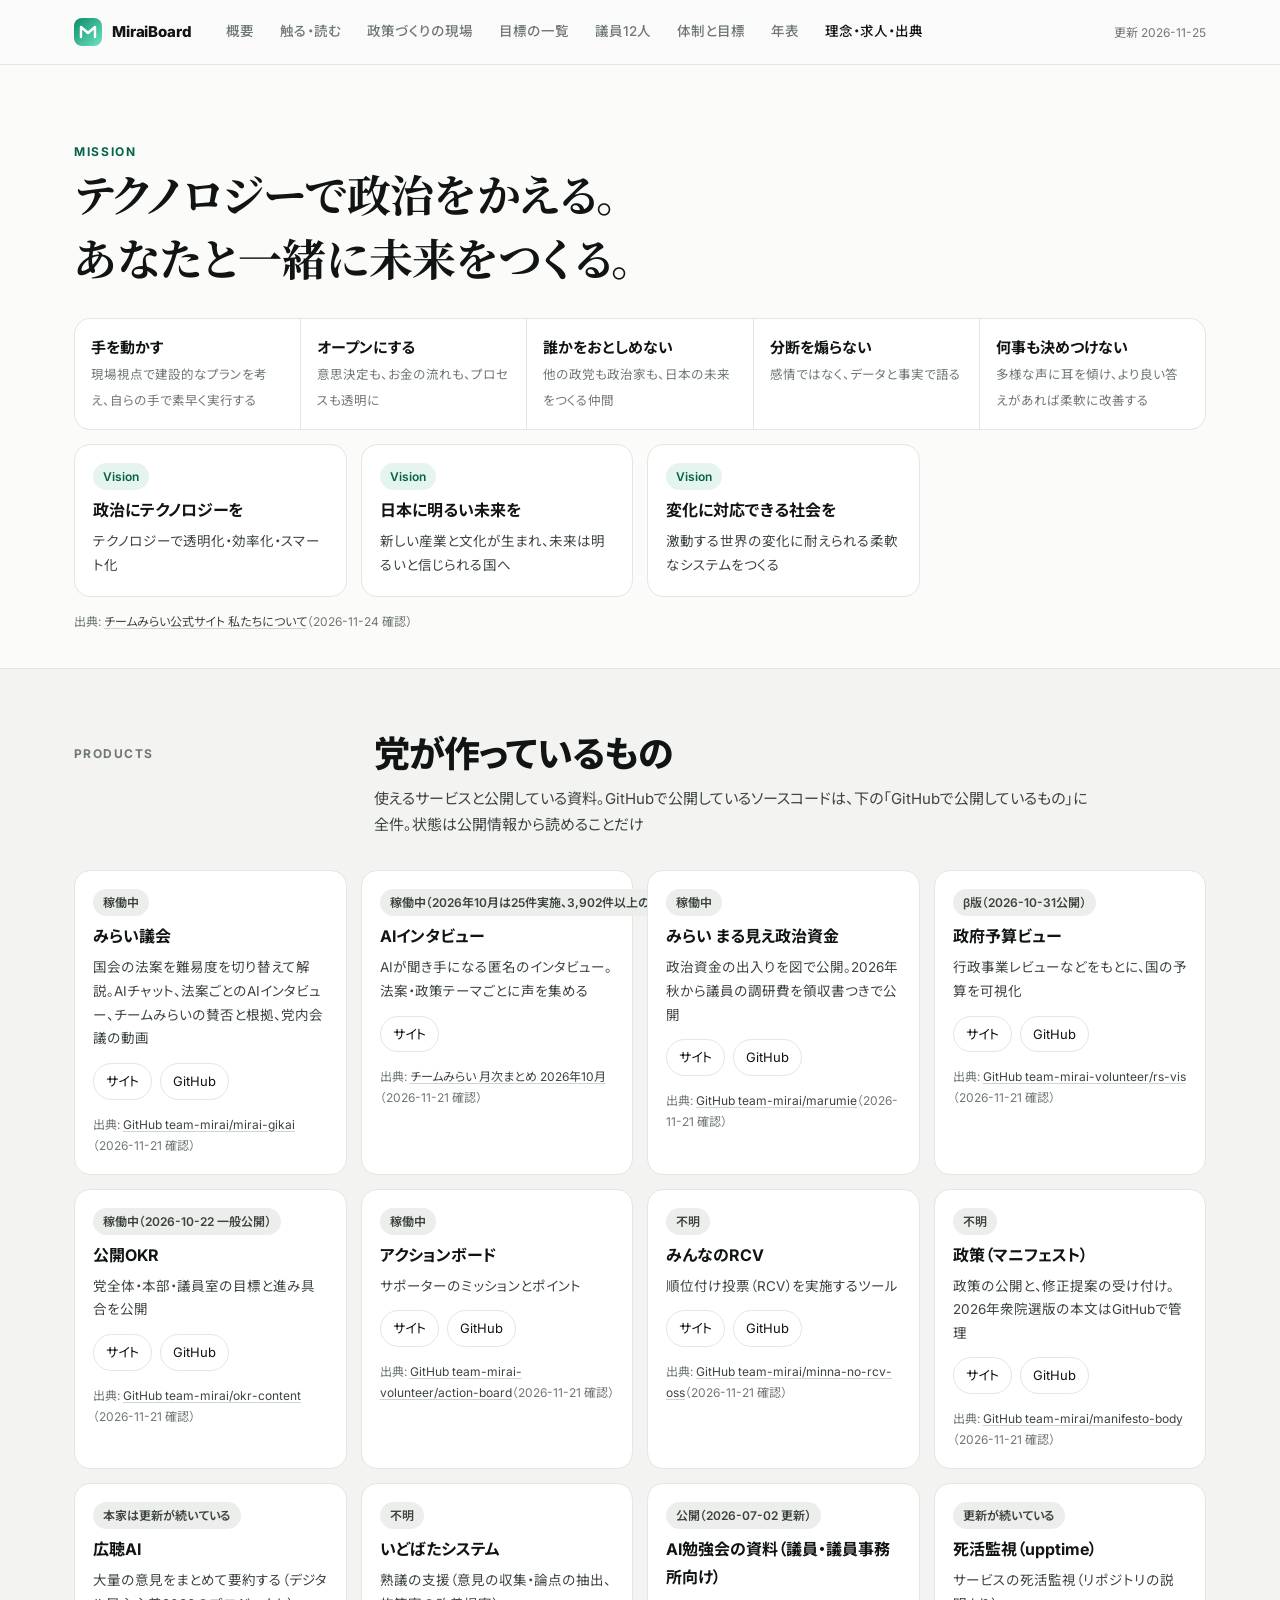
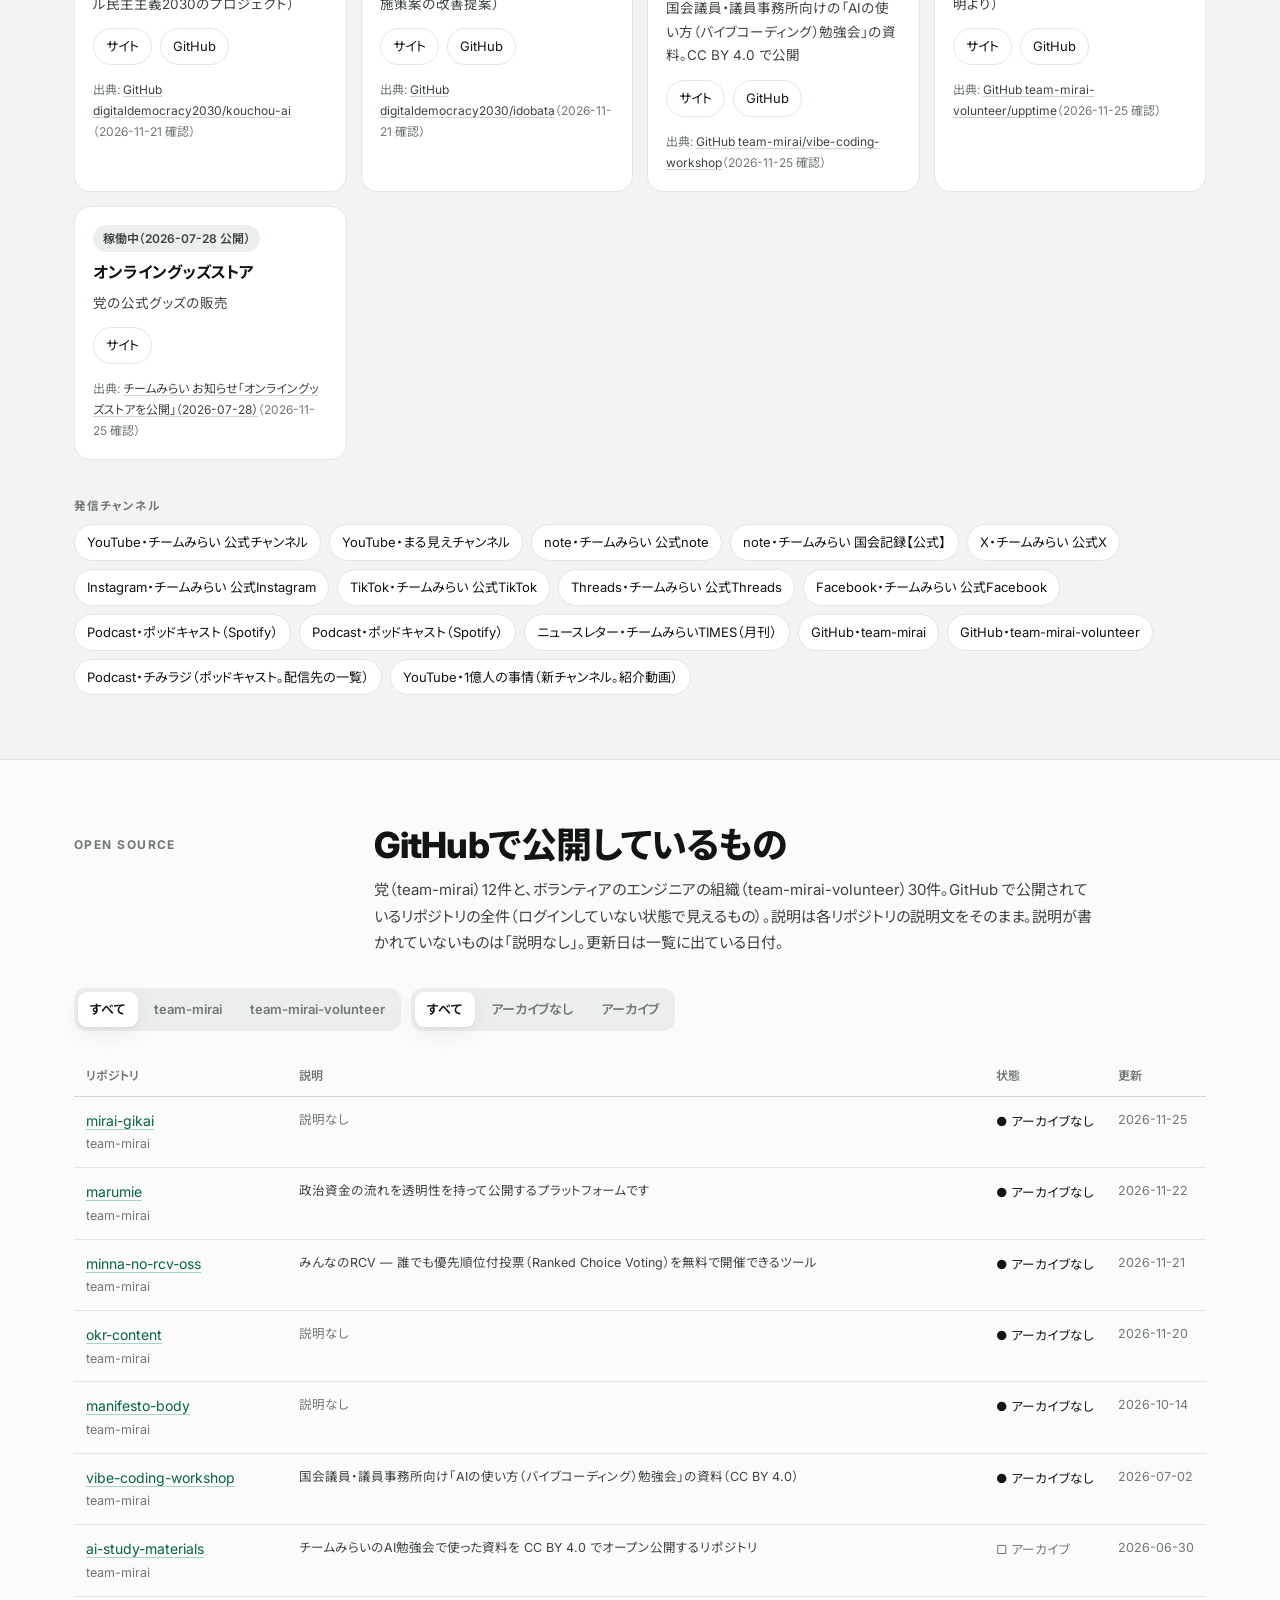
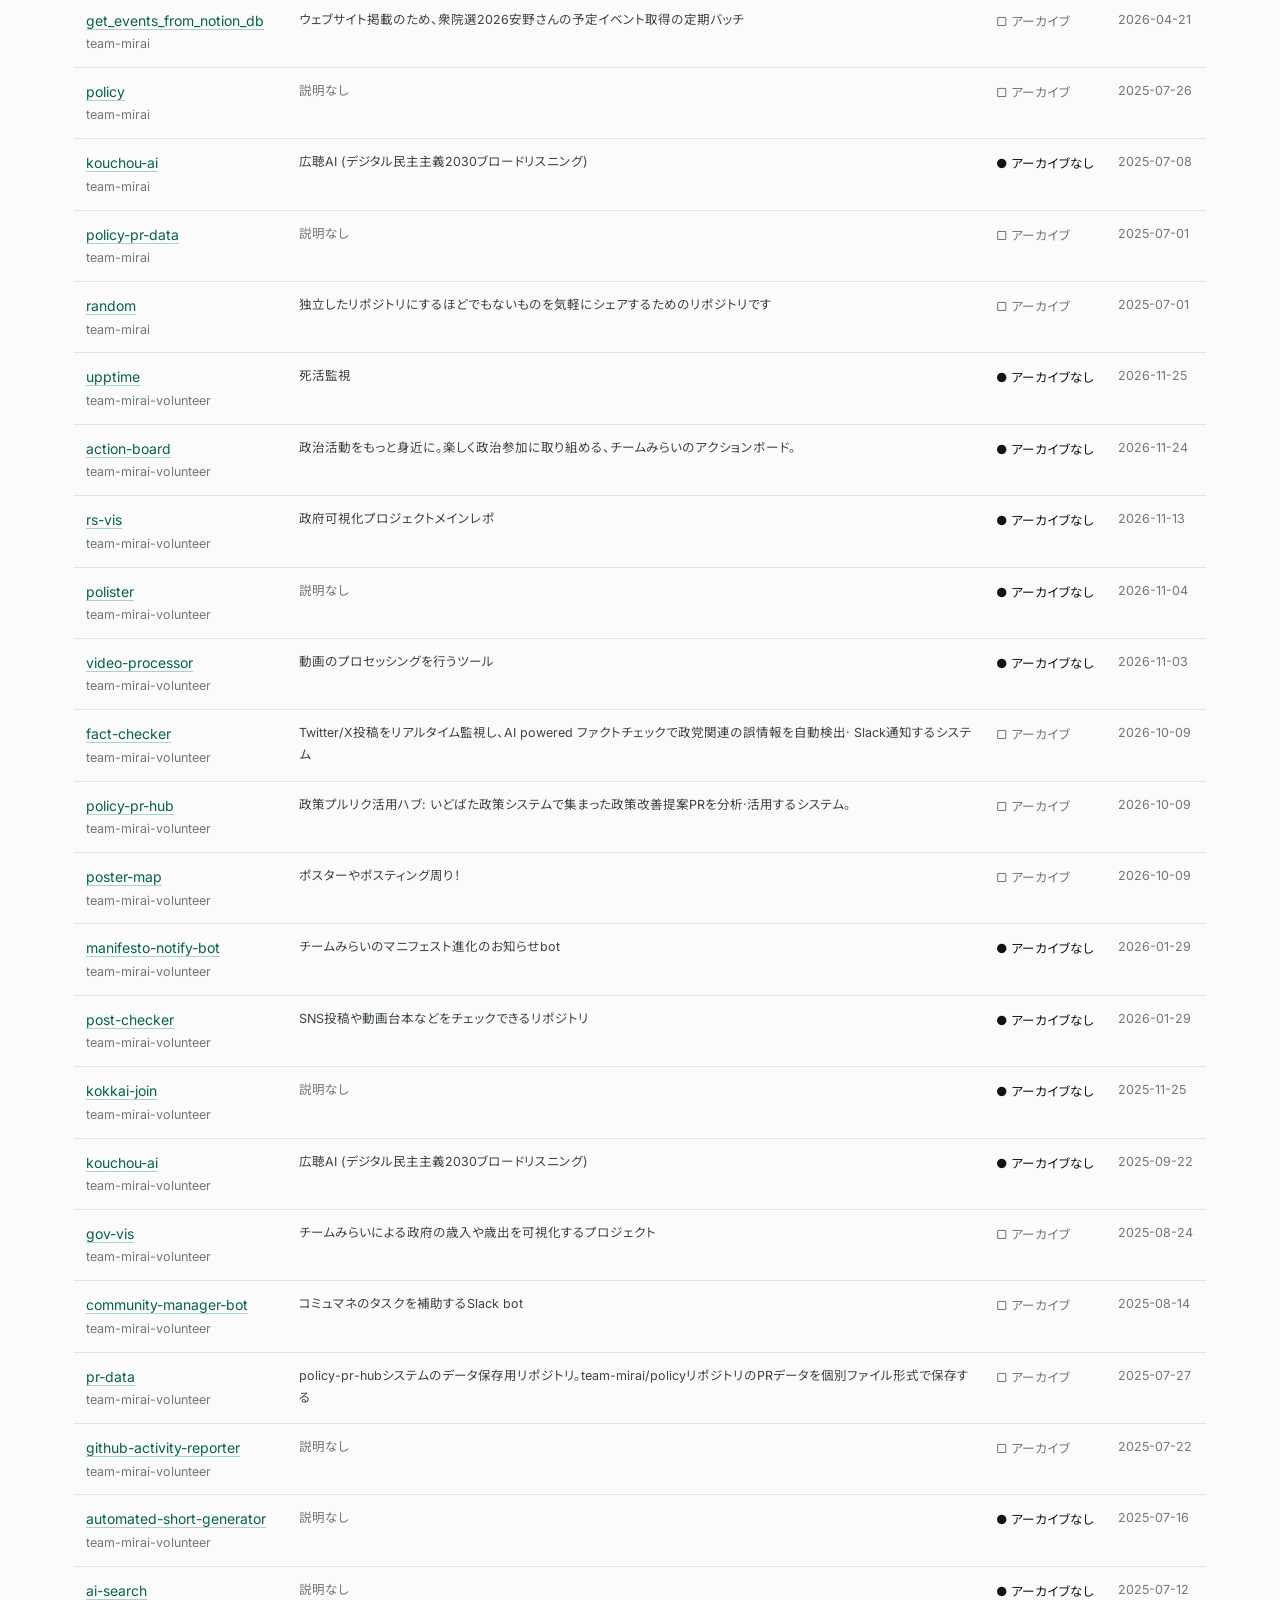
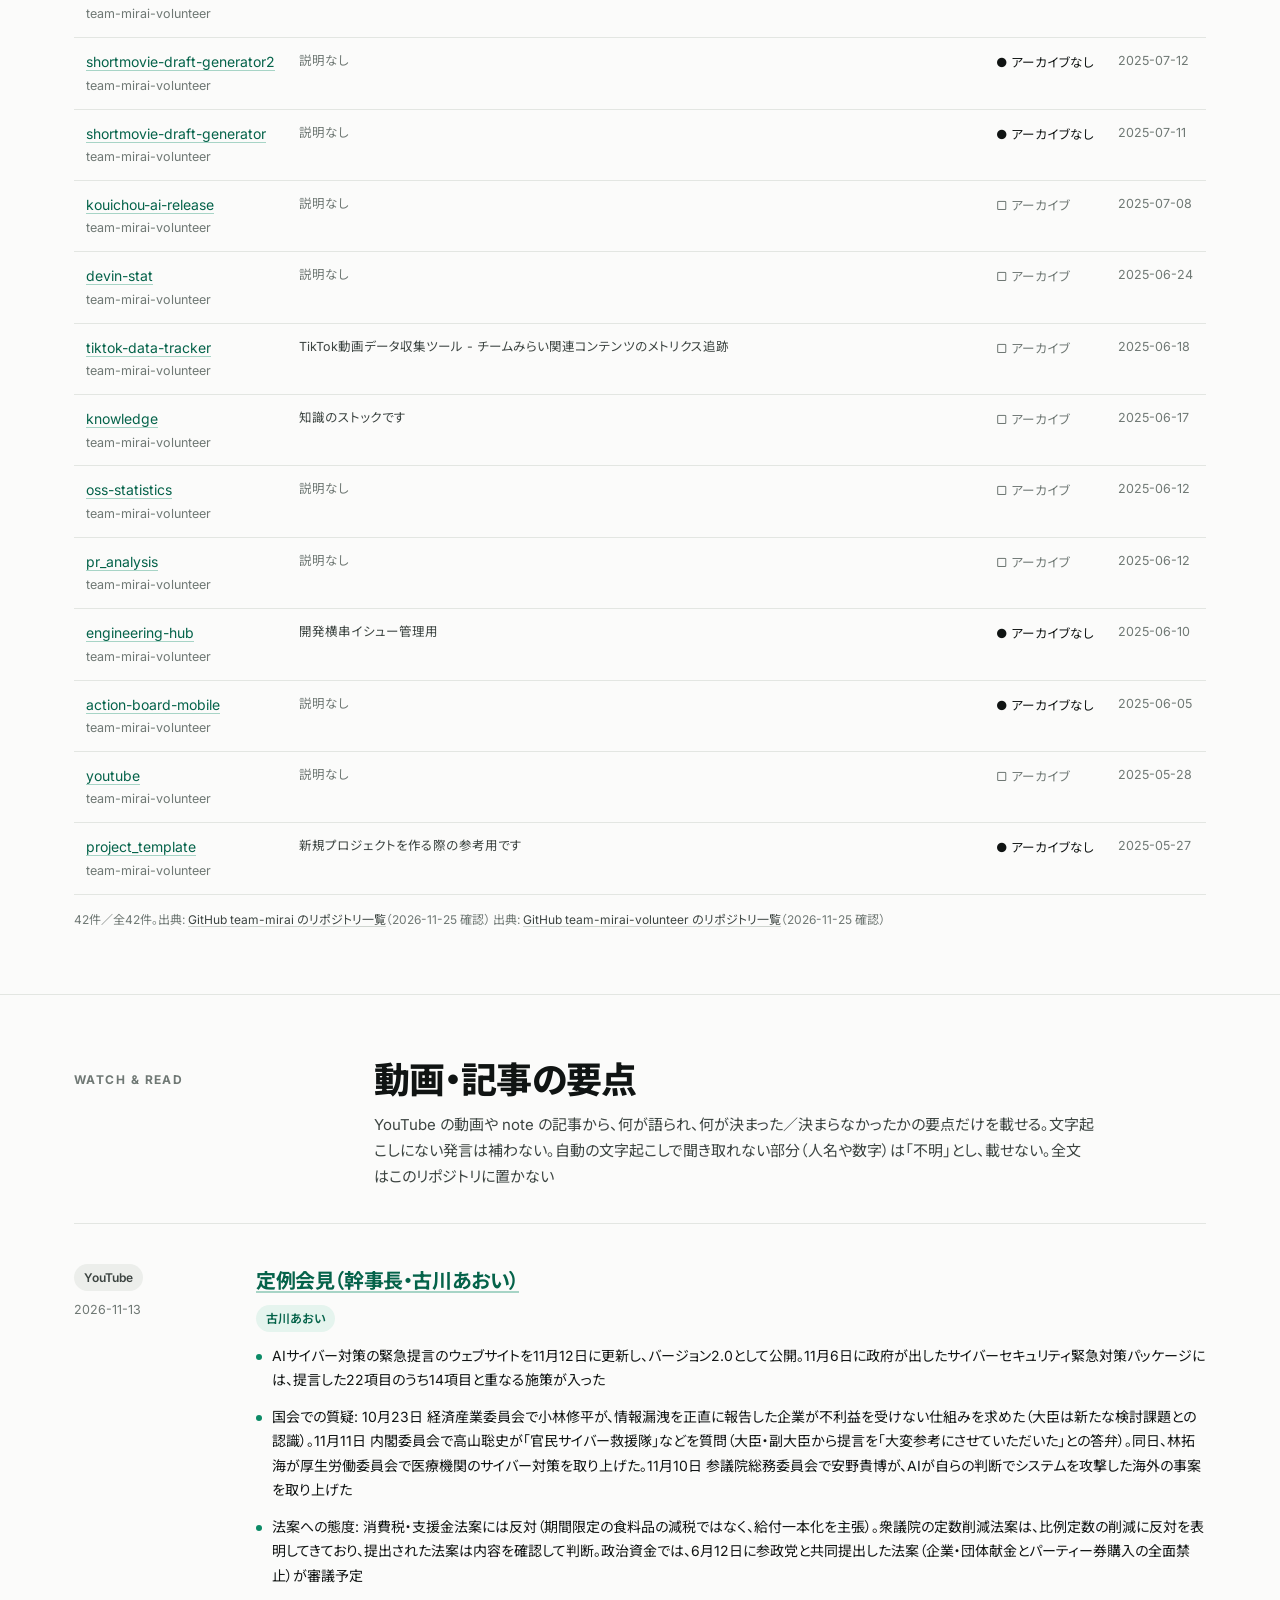
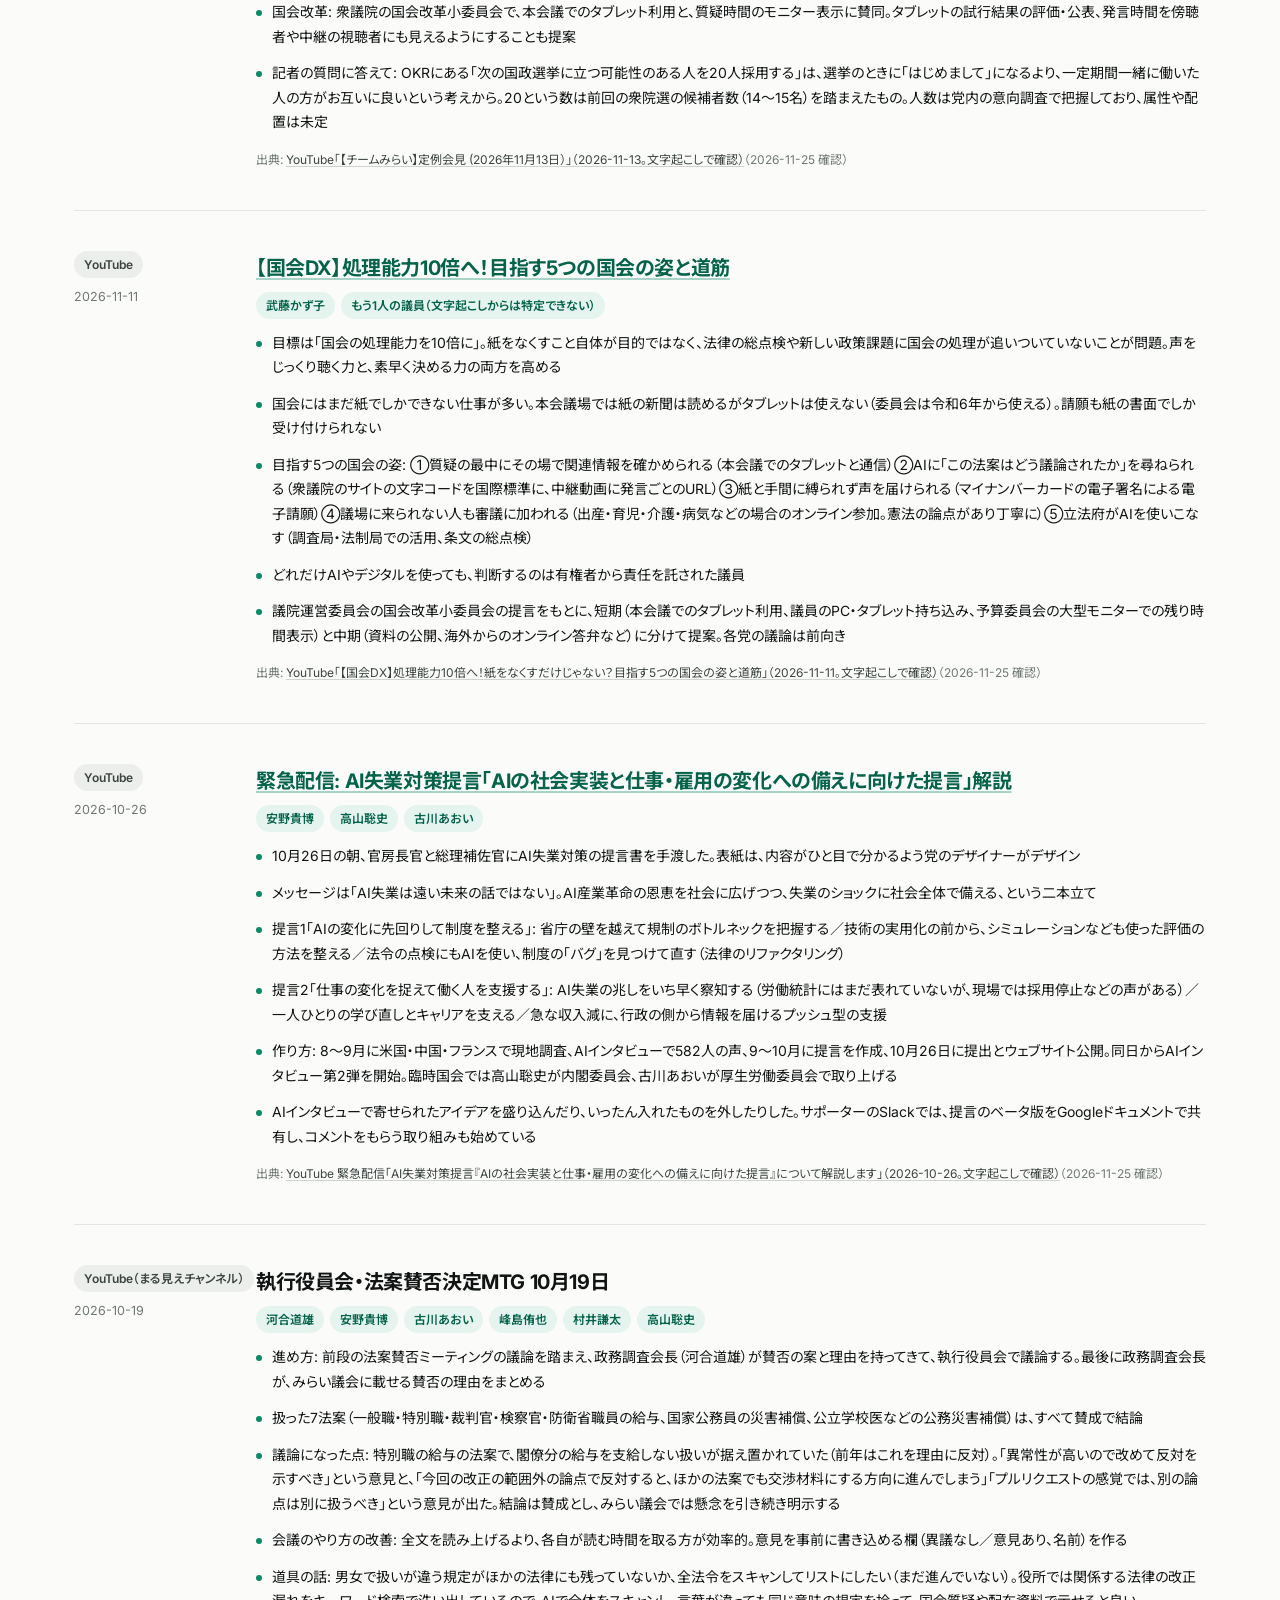
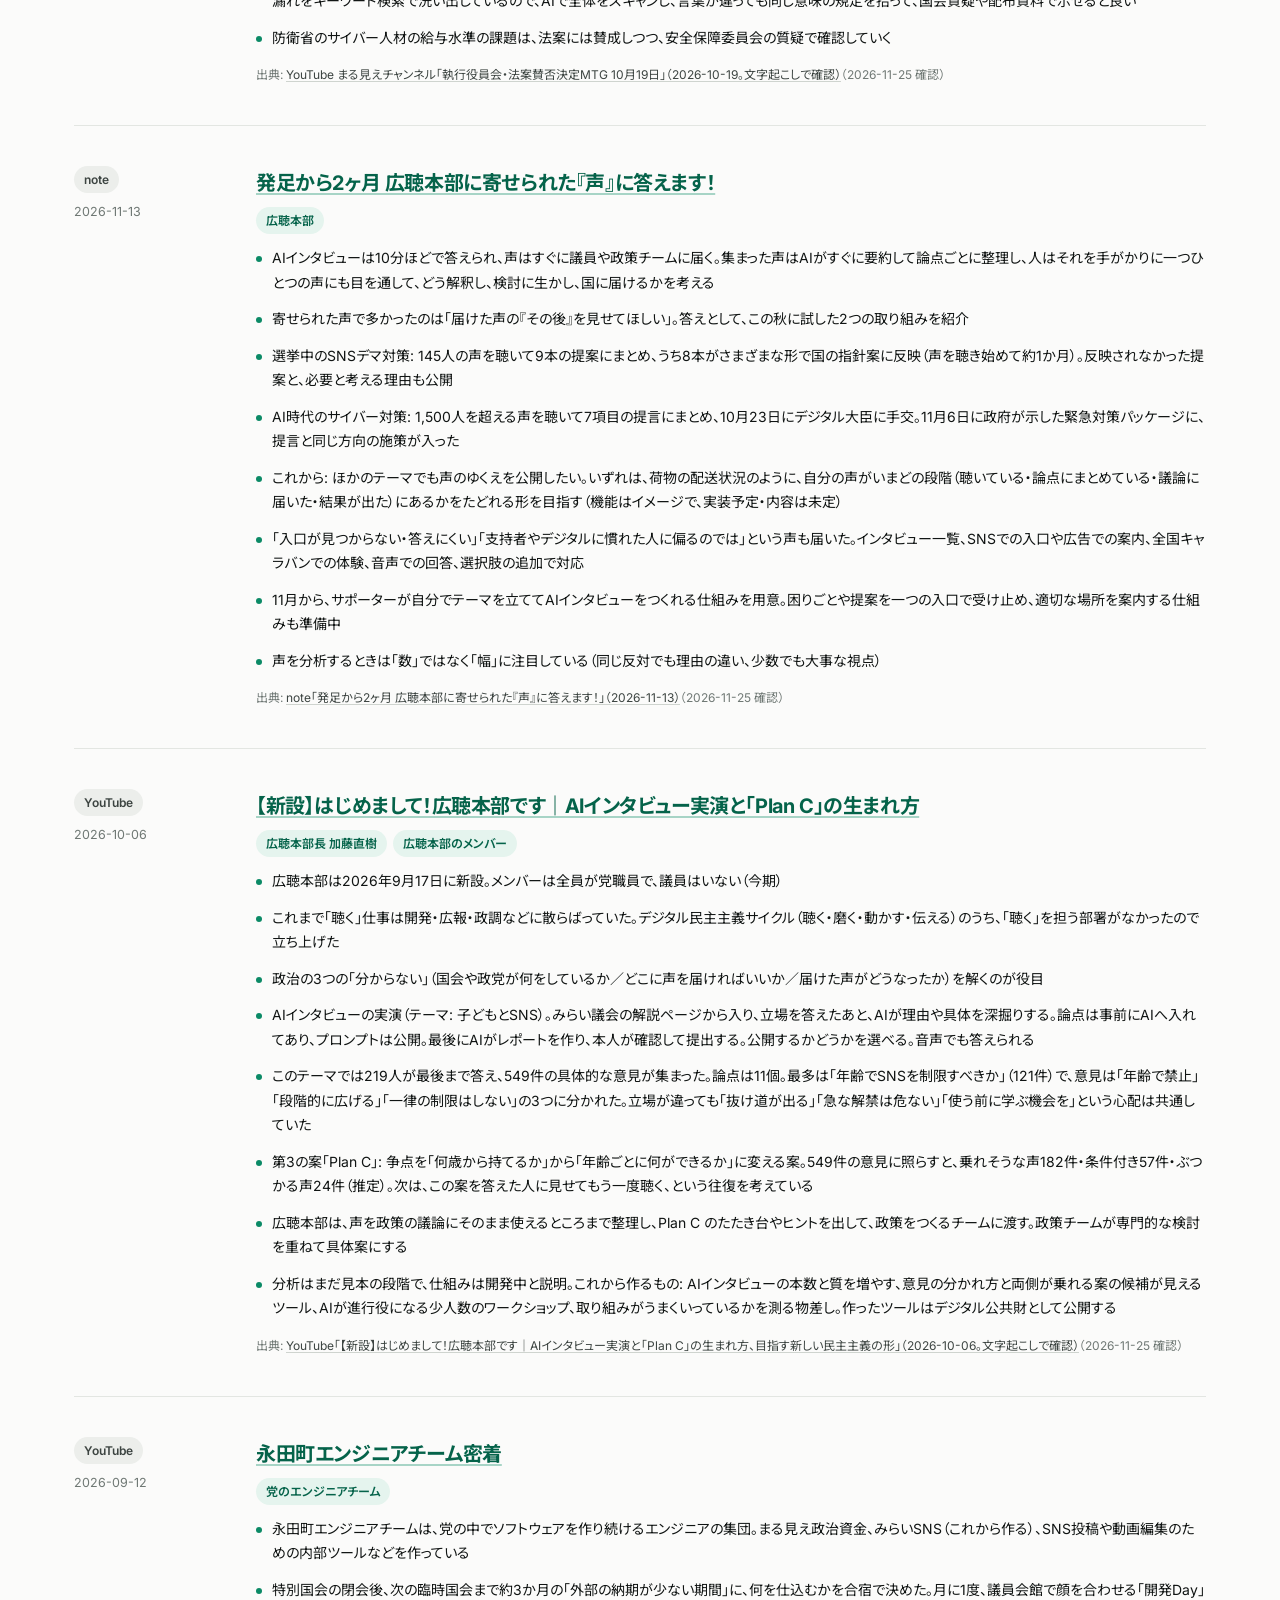
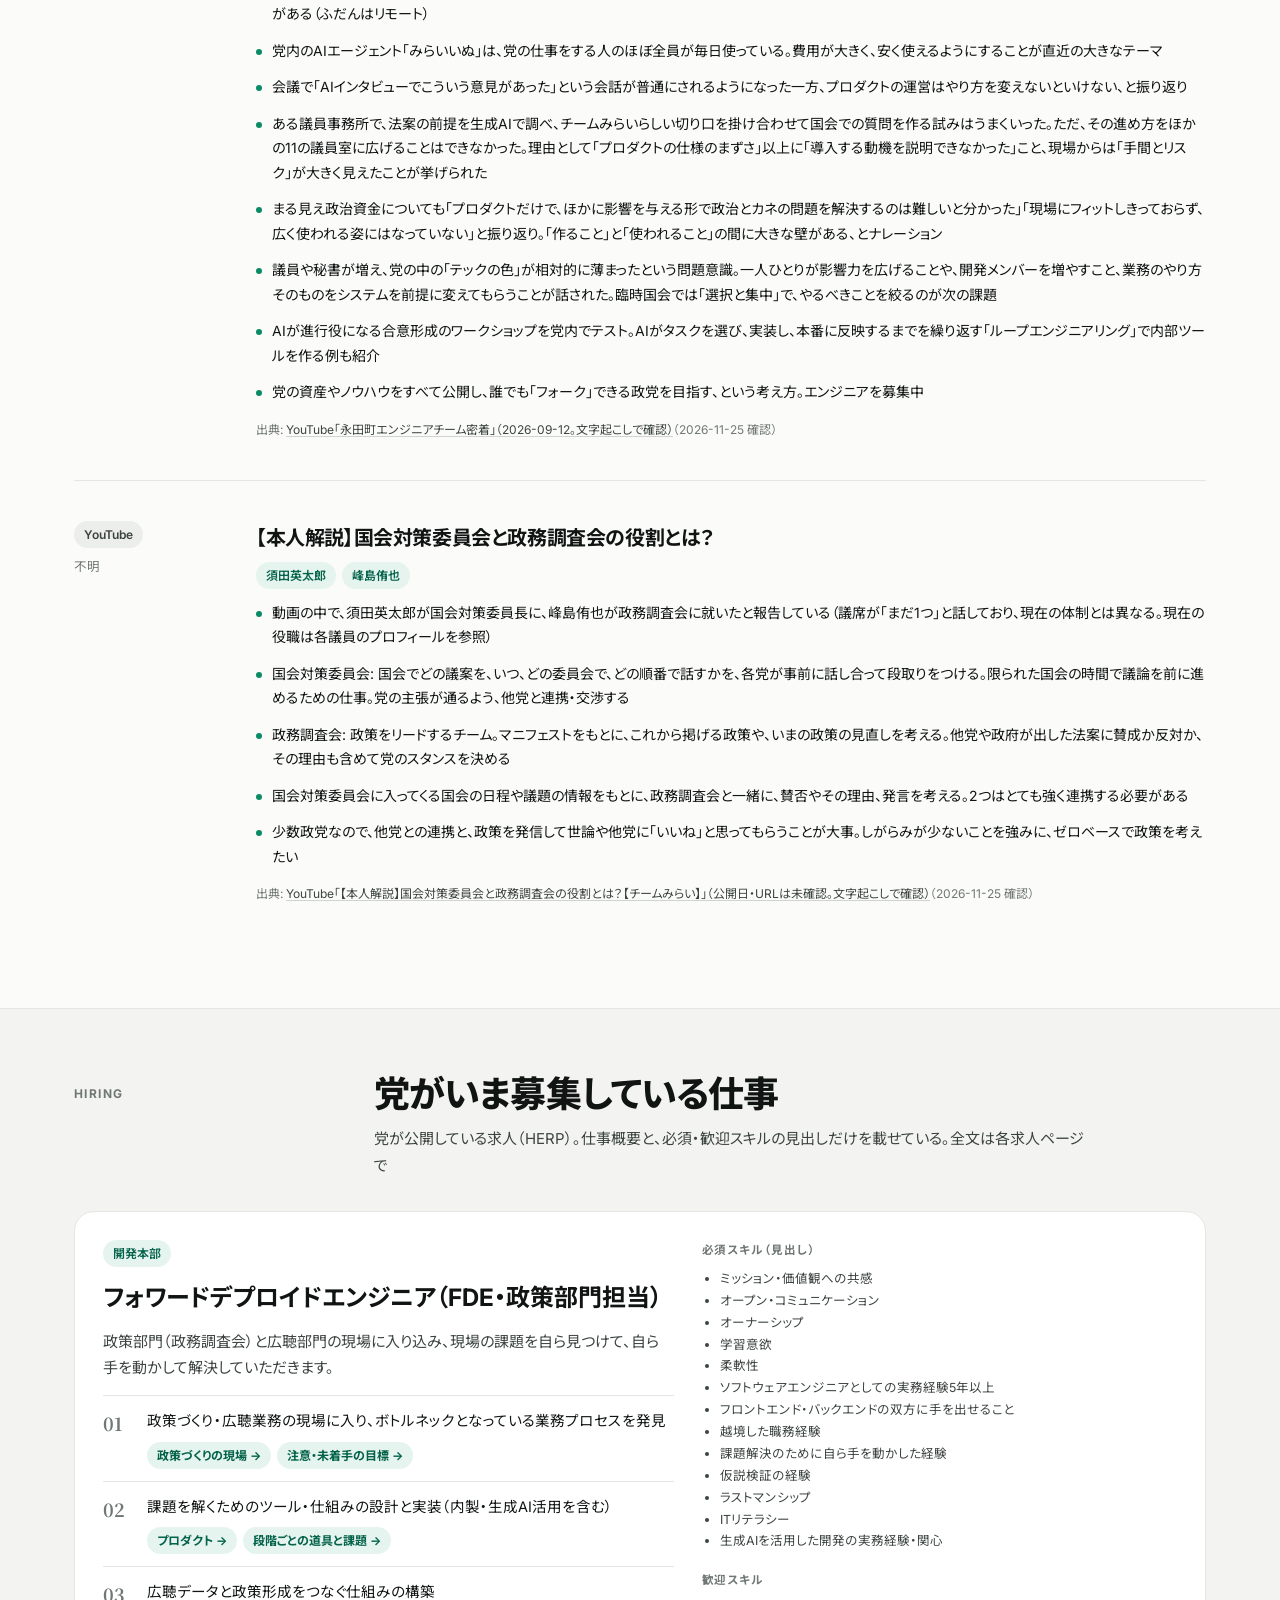
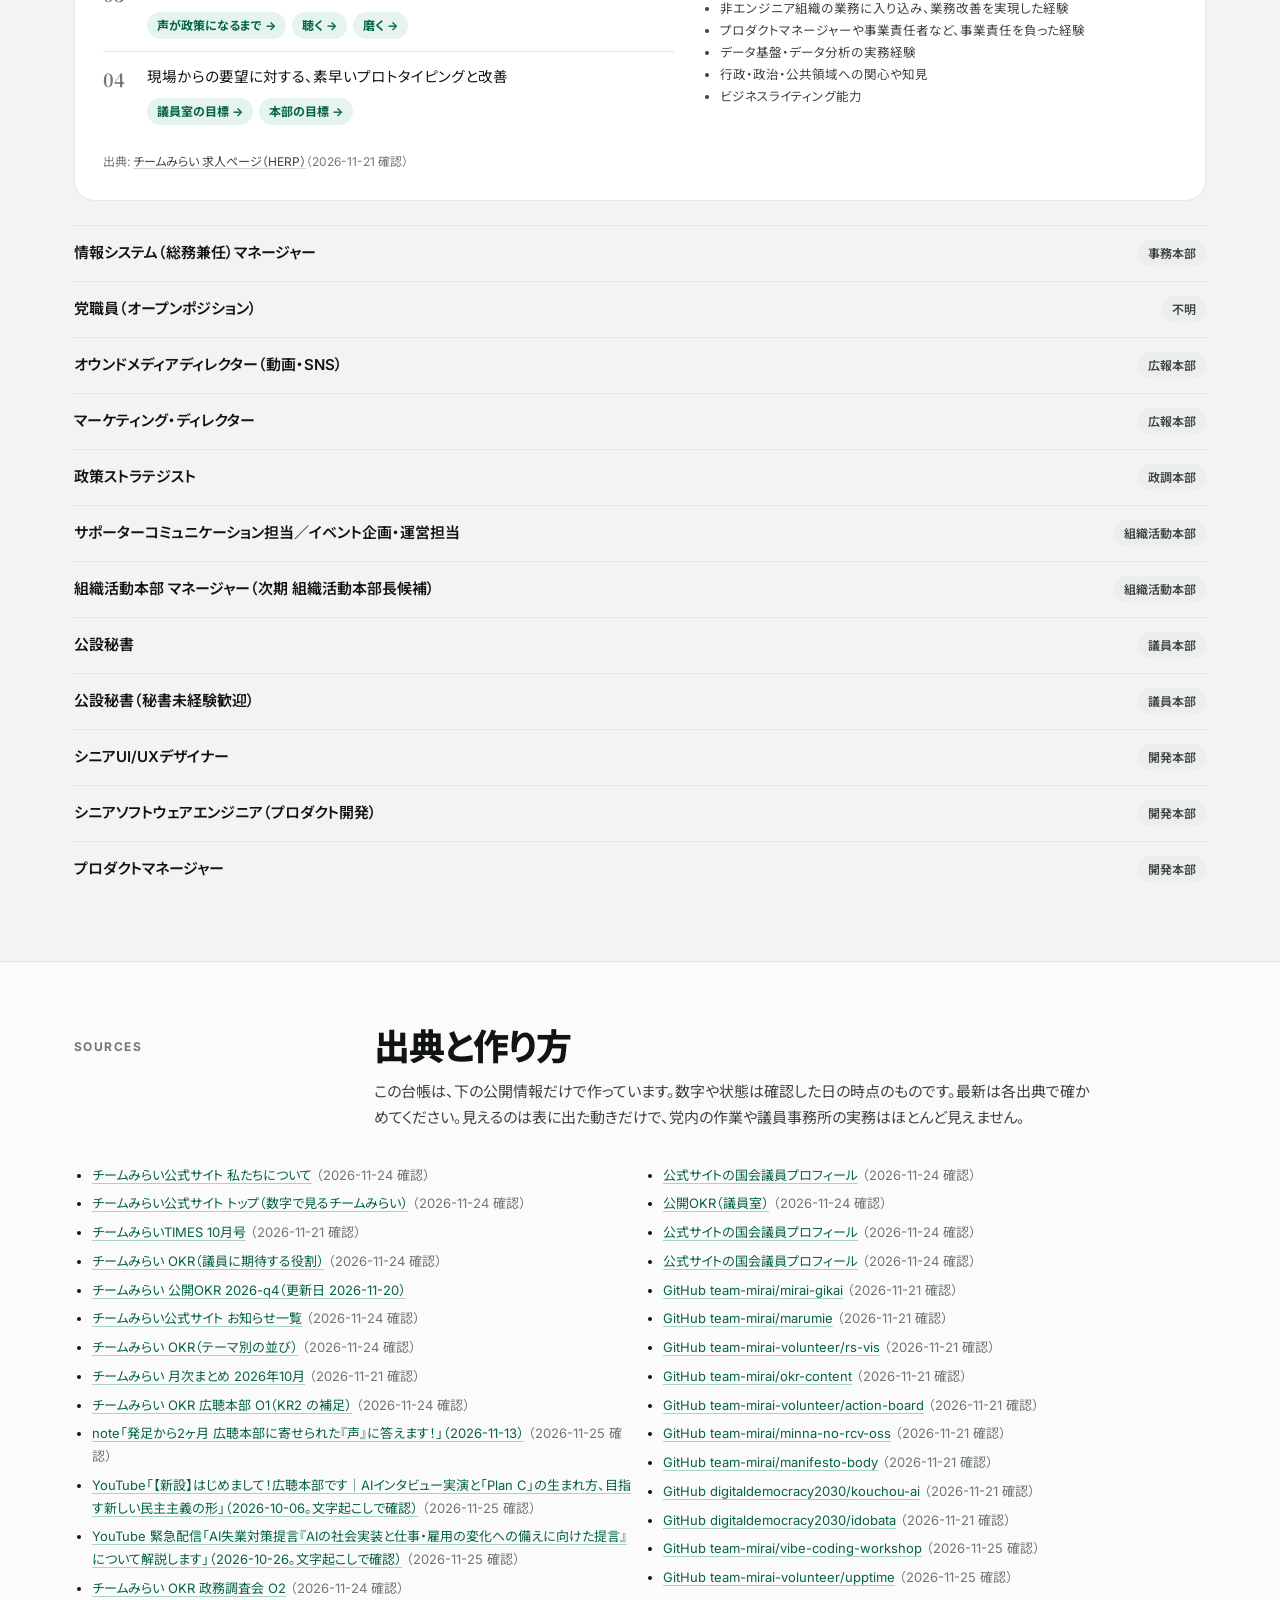
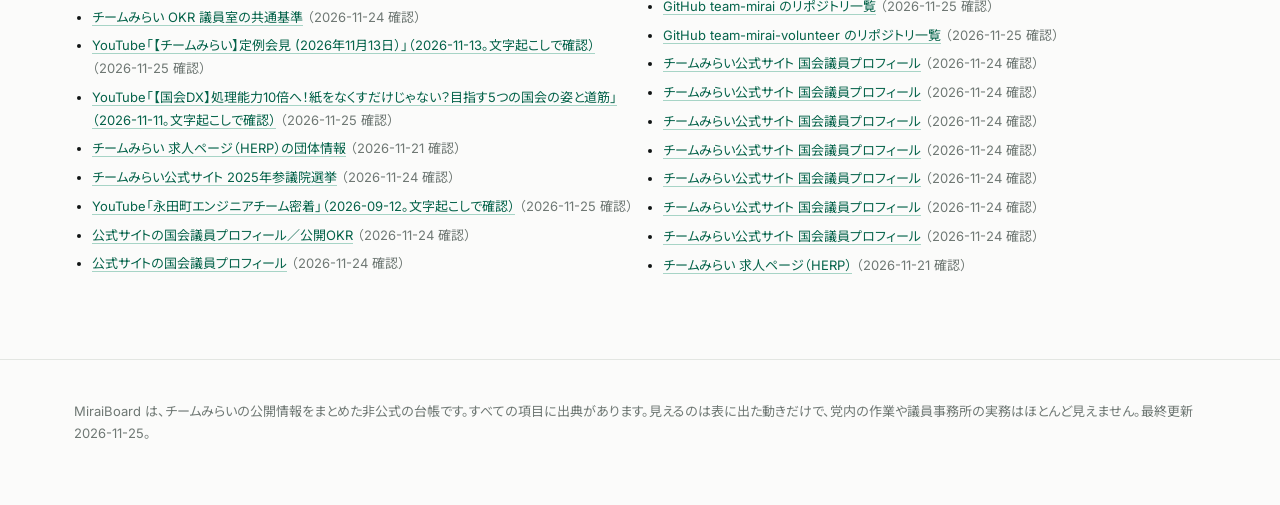
<file: docs/more.html>
<!doctype html>
<html lang="ja"><head>
<meta charset="utf-8"><meta name="viewport" content="width=device-width, initial-scale=1">
<title>理念・プロダクト・求人・出典 — MiraiBoard</title>
<link rel="preconnect" href="https://fonts.googleapis.com"><link rel="preconnect" href="https://fonts.gstatic.com" crossorigin>
<link href="https://fonts.googleapis.com/css2?family=Inter:wght@400;500;600;700;800&family=Noto+Sans+JP:wght@400;500;700;800&family=Noto+Serif+JP:wght@700&display=swap" rel="stylesheet">
<link rel="stylesheet" href="assets/style.css">
</head><body>
<main>
<section class="ph"><div class="w">
  <div class="kick">Mission</div>
  <p class="mission" id="mission"></p>
  <div class="vals" id="vals"></div>
  <div class="cards" id="vision" style="margin-top:14px"></div>
  <div class="src" id="mvv-src"></div>
</div></section>

<section class="blk alt" id="products"><div class="w">
  <div class="bh"><div class="k">Products</div><div><h2>党が作っているもの</h2><p id="pnote"></p></div></div>
  <div class="cards" id="pgrid"></div>
  <div class="lbl" style="margin-top:36px">発信チャンネル</div><div class="links" id="ch"></div>
</div></section>

<section class="blk" id="repos"><div class="w">
  <div class="bh"><div class="k">Open source</div><div><h2>GitHubで公開しているもの</h2><p id="rnote"></p></div></div>
  <div class="toolbar"><div class="seg" id="r-org"></div><div class="seg" id="r-st"></div></div>
  <div class="scroll"><table class="tbl" id="rt"></table></div>
  <div class="src" id="r-src"></div>
</div></section>

<section class="blk" id="meetings"><div class="w">
  <div class="bh"><div class="k">Watch &amp; read</div><div><h2>動画・記事の要点</h2><p id="mhow"></p></div></div>
  <div id="mt"></div>
</div></section>

<section class="blk alt" id="jobs"><div class="w">
  <div class="bh"><div class="k">Hiring</div><div><h2>党がいま募集している仕事</h2><p id="jnote"></p></div></div>
  <div id="feat"></div>
  <div style="margin-top:24px" id="jl"></div>
</div></section>

<section class="blk" id="sources"><div class="w">
  <div class="bh"><div class="k">Sources</div><div><h2>出典と作り方</h2><p>この台帳は、下の公開情報だけで作っています。数字や状態は確認した日の時点のものです。最新は各出典で確かめてください。見えるのは表に出た動きだけで、党内の作業や議員事務所の実務はほとんど見えません。</p></div></div>
  <ul id="srcs" style="columns:2;column-gap:28px;font-size:13px;padding-left:18px"></ul>
</div></section>
</main>
<script src="assets/data.js"></script><script src="assets/common.js"></script>
<script>
chrome('more.html');
const party = MB.party;
$('#mission').innerHTML = party.mission.map(esc).join('<br>');
$('#vals').innerHTML = party.values.map(v => `<div><b>${esc(v.title)}</b><span>${esc(v.point)}</span></div>`).join('');
$('#vision').innerHTML = party.vision.map(v => `<div class="card"><span class="chip b">Vision</span><h3>${esc(v.title)}</h3><p>${esc(v.point)}</p></div>`).join('');
$('#mvv-src').innerHTML = srcHtml(party.mvv_source);
$('#pnote').textContent = MB.products.note;
$('#pgrid').innerHTML = MB.products.products.map(p => `<div class="card"><span class="chip">${esc(p.status)}</span><h3>${esc(p.name)}</h3><p>${esc(p.what)}</p><div class="links" style="margin-top:12px">${p.url ? `<a href="${esc(p.url)}" target="_blank" rel="noopener">サイト</a>` : ''}${p.repo ? `<a href="https://github.com/${esc(p.repo)}" target="_blank" rel="noopener">GitHub</a>` : ''}</div><div class="src">${srcHtml(p.source)}</div></div>`).join('');
$('#ch').innerHTML = MB.channels.channels.map(c => `<a href="${esc(c.url)}" target="_blank" rel="noopener" title="${esc(c.what || '')}">${esc(c.kind)}・${esc(c.name)}</a>`).join('');
$('#mhow').textContent = MB.meetings.how_to;
const mt = MB.meetings.meetings || [];
$('#mt').innerHTML = mt.map(x => `<article class="stage" style="grid-template-columns:150px 1fr"><div><div class="chip">${esc(x.kind)}</div><div class="small muted" style="margin-top:8px">${esc(x.date)}</div></div><div><h3 style="font-size:20px">${x.url ? ext(x.url, x.title) : esc(x.title)}</h3><div class="kv">${(x.people || []).map(p => `<span class="chip b">${esc(p)}</span>`).join('')}</div><ul class="facts">${(x.points || []).map(t => `<li>${esc(t)}</li>`).join('')}</ul><div class="src">${srcHtml(x.source)}</div></div></article>`).join('') || '<p class="muted">まだありません。</p>';
/* GitHub のリポジトリ（全件） */
const R = MB.repos, RA = R.orgs.flatMap(o => o.repos.map(r => ({ ...r, org: o.org })));
const rf = { org: 'すべて', st: 'すべて' };
$('#rnote').textContent = `党（team-mirai）${R.orgs[0].repos.length}件と、ボランティアのエンジニアの組織（team-mirai-volunteer）${R.orgs[1].repos.length}件。` + R.note + '。';
const rseg = (el, key, vals) => { el.innerHTML = vals.map(([v, l]) => `<button class="${v === rf[key] ? 'on' : ''}" data-v="${esc(v)}">${esc(l)}</button>`).join('');
  el.onclick = e => { const b = e.target.closest('button'); if (!b) return; rf[key] = b.dataset.v; $$('button', el).forEach(x => x.classList.toggle('on', x === b)); rdraw(); }; };
rseg($('#r-org'), 'org', [['すべて', 'すべて'], ...R.orgs.map(o => [o.org, o.org])]);
rseg($('#r-st'), 'st', [['すべて', 'すべて'], ['active', 'アーカイブなし'], ['archived', 'アーカイブ']]);
function rdraw() {
  const r = RA.filter(x => (rf.org === 'すべて' || x.org === rf.org) && (rf.st === 'すべて' || (rf.st === 'archived') === x.archived));
  $('#rt').innerHTML = `<tr><th>リポジトリ</th><th>説明</th><th>状態</th><th>更新</th></tr>` + r.map(x => `<tr><td style="white-space:nowrap">${ext(x.url, x.name)}<div class="small muted">${esc(x.org)}</div></td><td class="small ink2">${x.description ? esc(x.description) : '<span class="muted">説明なし</span>'}</td><td style="white-space:nowrap">${x.archived ? '<span class="small muted">▢ アーカイブ</span>' : '<span class="small">● アーカイブなし</span>'}</td><td class="small muted" style="white-space:nowrap">${esc(x.updated)}</td></tr>`).join('');
  $('#r-src').innerHTML = `${r.length}件／全${RA.length}件。` + R.orgs.map(o => srcHtml(o.source)).join(' ');
}
rdraw();
/* 求人 */
const J = MB.jobs, f = J.jobs[0];
$('#jnote').textContent = J.note;
const go = t => { const A = [['ボトルネック', [['flow.html', '政策づくりの現場'], ['flow.html#watch', '注意・未着手の目標']]], ['ツール', [['more.html#products', 'プロダクト'], ['flow.html', '段階ごとの道具と課題']]], ['広聴データ', [['index.html', '声が政策になるまで'], ['flow.html#listen', '聴く'], ['flow.html#refine', '磨く']]], ['プロトタイピング', [['people.html', '議員室の目標'], ['org.html', '本部の目標']]]].find(([k]) => t.includes(k)); return A ? `<div class="go">${A[1].map(([h, l]) => `<a href="${h}">${esc(l)} →</a>`).join('')}</div>` : ''; };
$('#feat').innerHTML = `<div class="jobhero"><div><span class="chip b">${esc(f.department)}</span><h3 style="font-size:24px;margin:10px 0">${esc(f.title)}</h3><p class="ink2" style="margin:0 0 14px">${esc(f.overview[0] || '')}</p><ol class="duty">${f.overview.filter(x => x.startsWith('・')).map(x => `<li>${esc(x.slice(1))}${go(x)}</li>`).join('')}</ol><div class="src">${srcHtml({ name: 'チームみらい 求人ページ（HERP）', url: f.url, checked: f.checked })}</div></div>
<div><div class="lbl" style="margin-top:0">必須スキル（見出し）</div><ul class="small ink2" style="padding-left:18px;margin:0">${f.must.map(x => `<li>${esc(x)}</li>`).join('')}</ul><div class="lbl">歓迎スキル</div><ul class="small ink2" style="padding-left:18px;margin:0">${f.welcome.map(x => `<li>${esc(x)}</li>`).join('')}</ul></div></div>`;
$('#jl').innerHTML = J.jobs.slice(1).map(j => `<details class="job"><summary><span>${esc(j.title)}</span><span class="chip">${esc(j.department)}</span></summary><div class="b">${j.overview.map(x => `<div>${esc(x)}</div>`).join('')}<div style="margin-top:8px">${ext(j.url, '求人ページを開く')}</div></div></details>`).join('');
/* 出典をすべて集める */
const S = new Map(); const add = s => { if (s && s.url && !S.has(s.url)) S.set(s.url, s); };
add(party.summary_source); add(party.numbers.source); add(party.mvv_source); add(party.cycle.source); add(party.member_role_policy.source); add(OKR_SRC); add(MB.news.source); add(MB.process.intro_source);
MB.process.stages.forEach(s => (s.facts || []).forEach(f => add(f.source)));
MB.timeline.events.forEach(e => add(e.source)); (MB.meetings.meetings || []).forEach(x => add(x.source)); (MB.party.leaders?.items || []).forEach(l => add(l.source)); MB.products.products.forEach(p => add(p.source)); MB.channels.channels.forEach(c => add(c.source)); MB.repos.orgs.forEach(o => add(o.source));
MB.members.members.forEach(m => m.sources.forEach(add)); add({ name: 'チームみらい 求人ページ（HERP）', url: 'https://herp.careers/v1/teammirai', checked: '2026-11-21' });
$('#srcs').innerHTML = [...S.values()].map(s => `<li style="margin-bottom:6px">${ext(s.url, s.name)}${s.checked ? ` <span class="muted">（${esc(s.checked)} 確認）</span>` : ''}</li>`).join('');
</script>
</body></html>
</file>
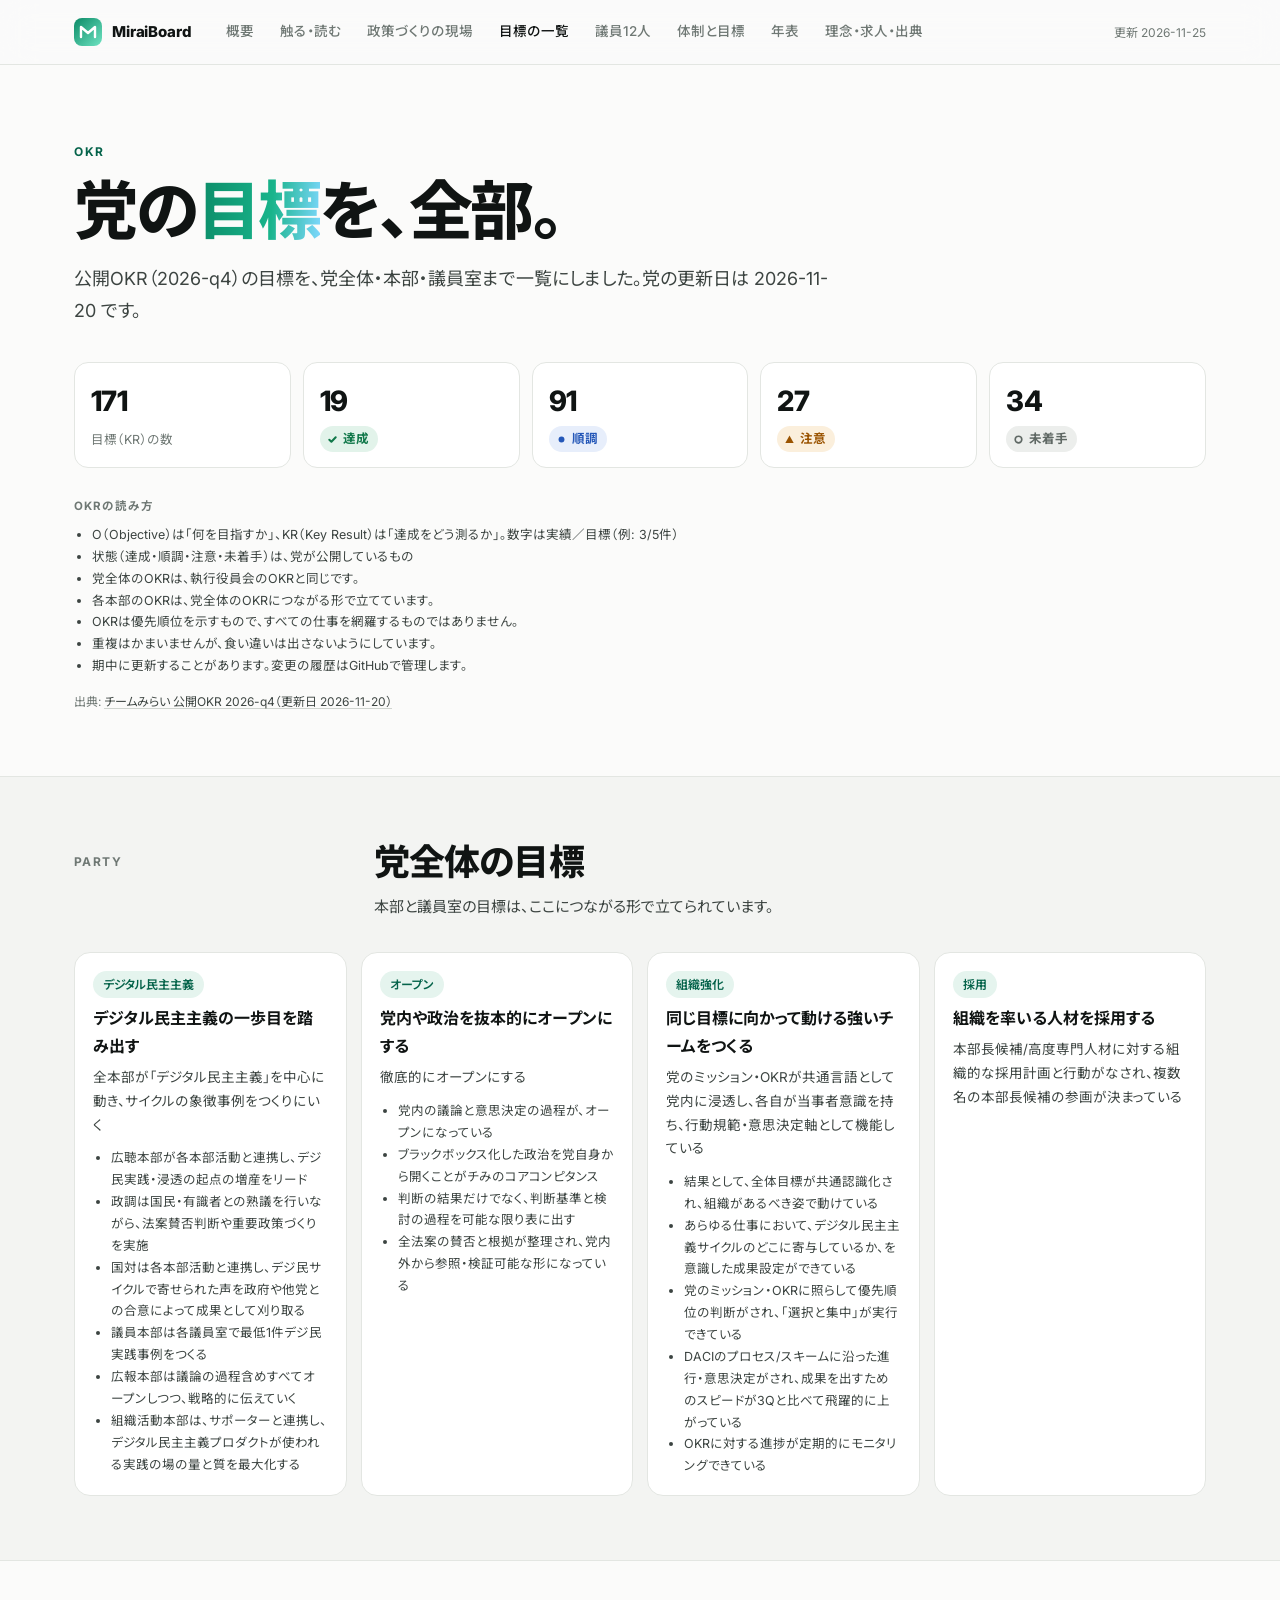
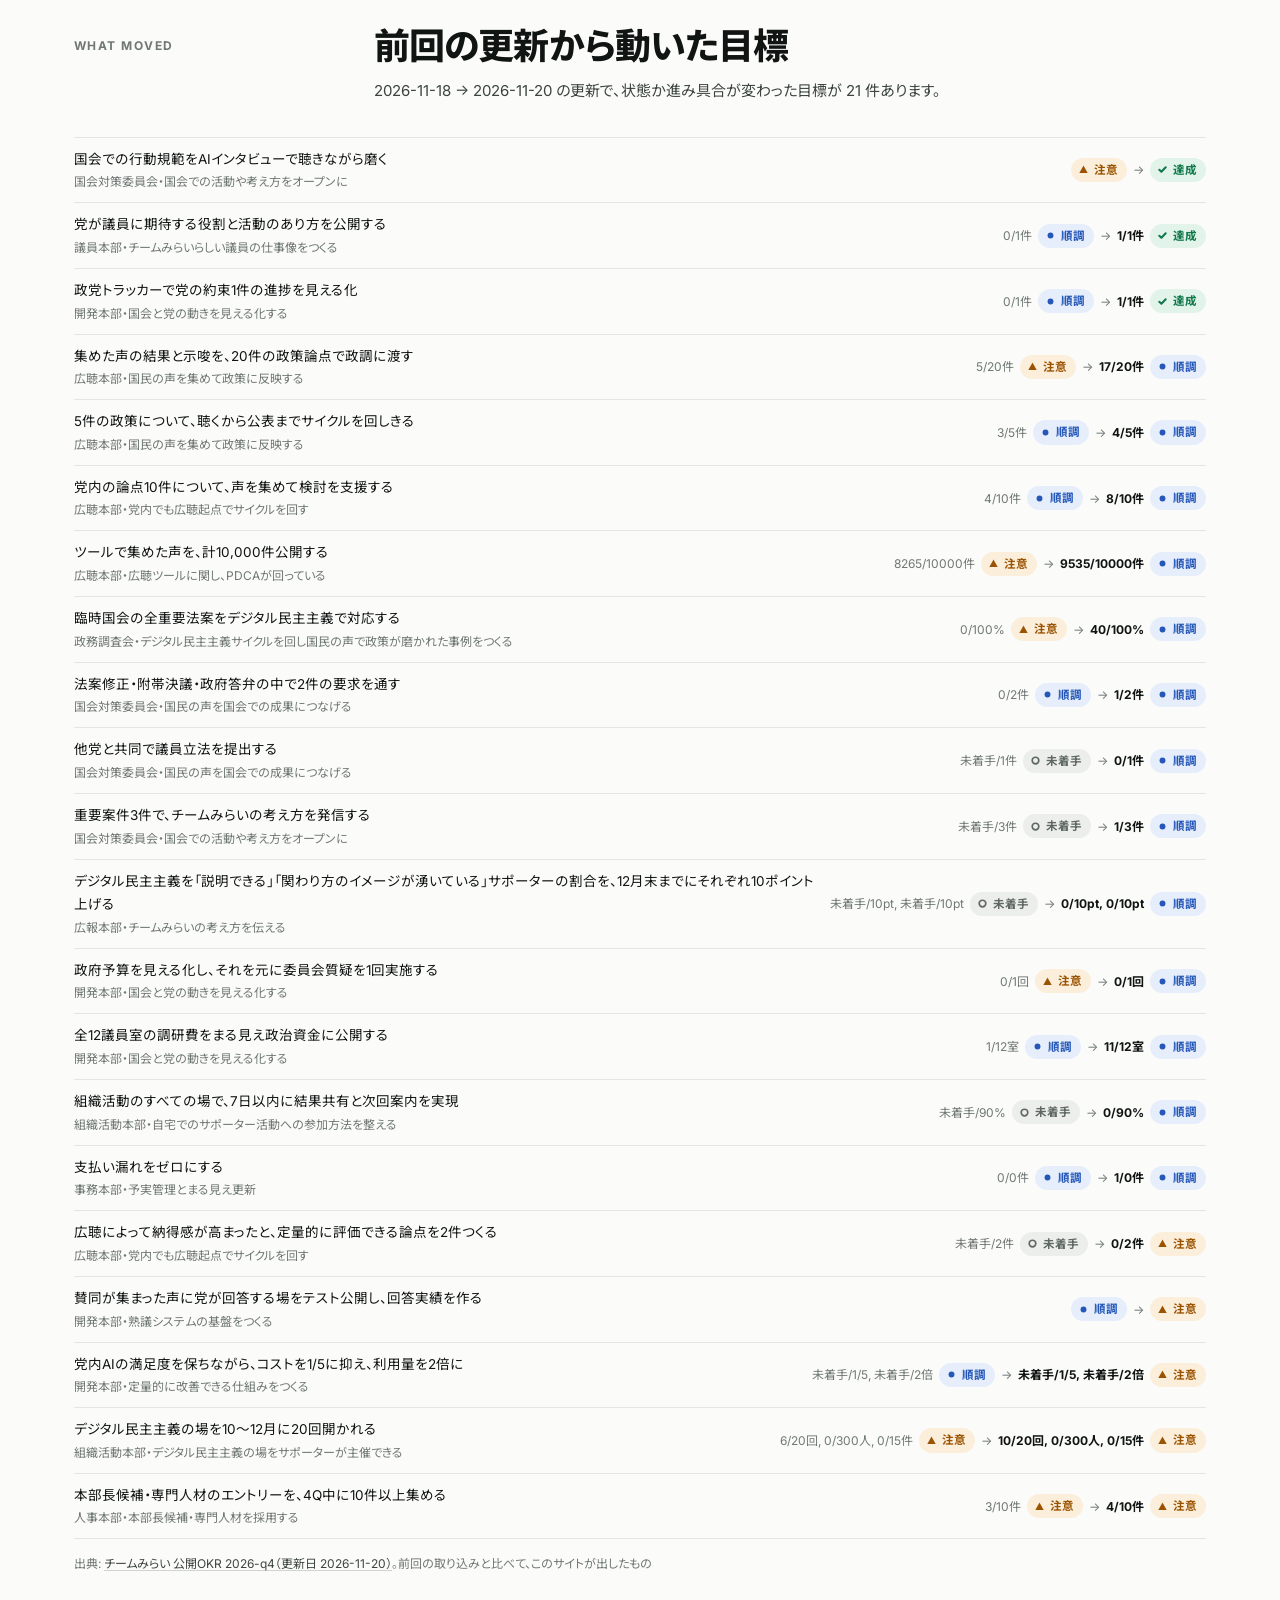
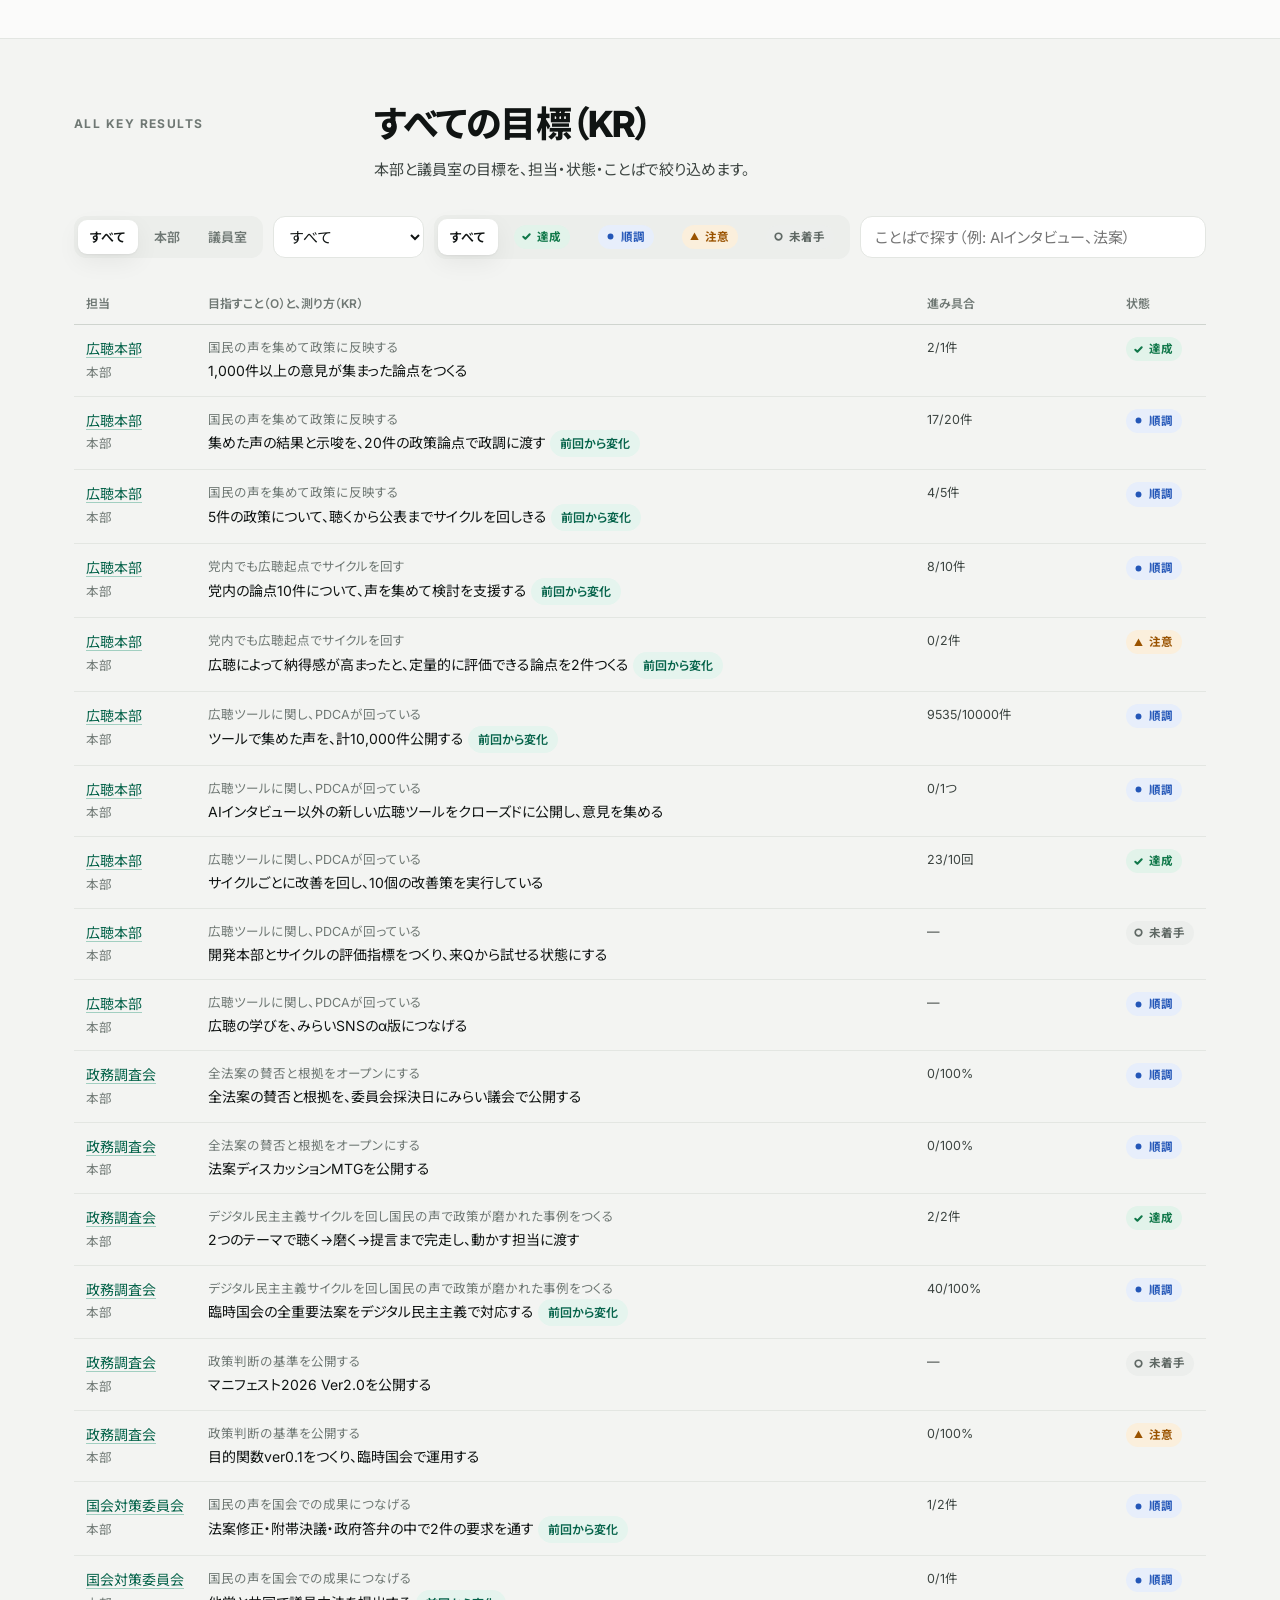
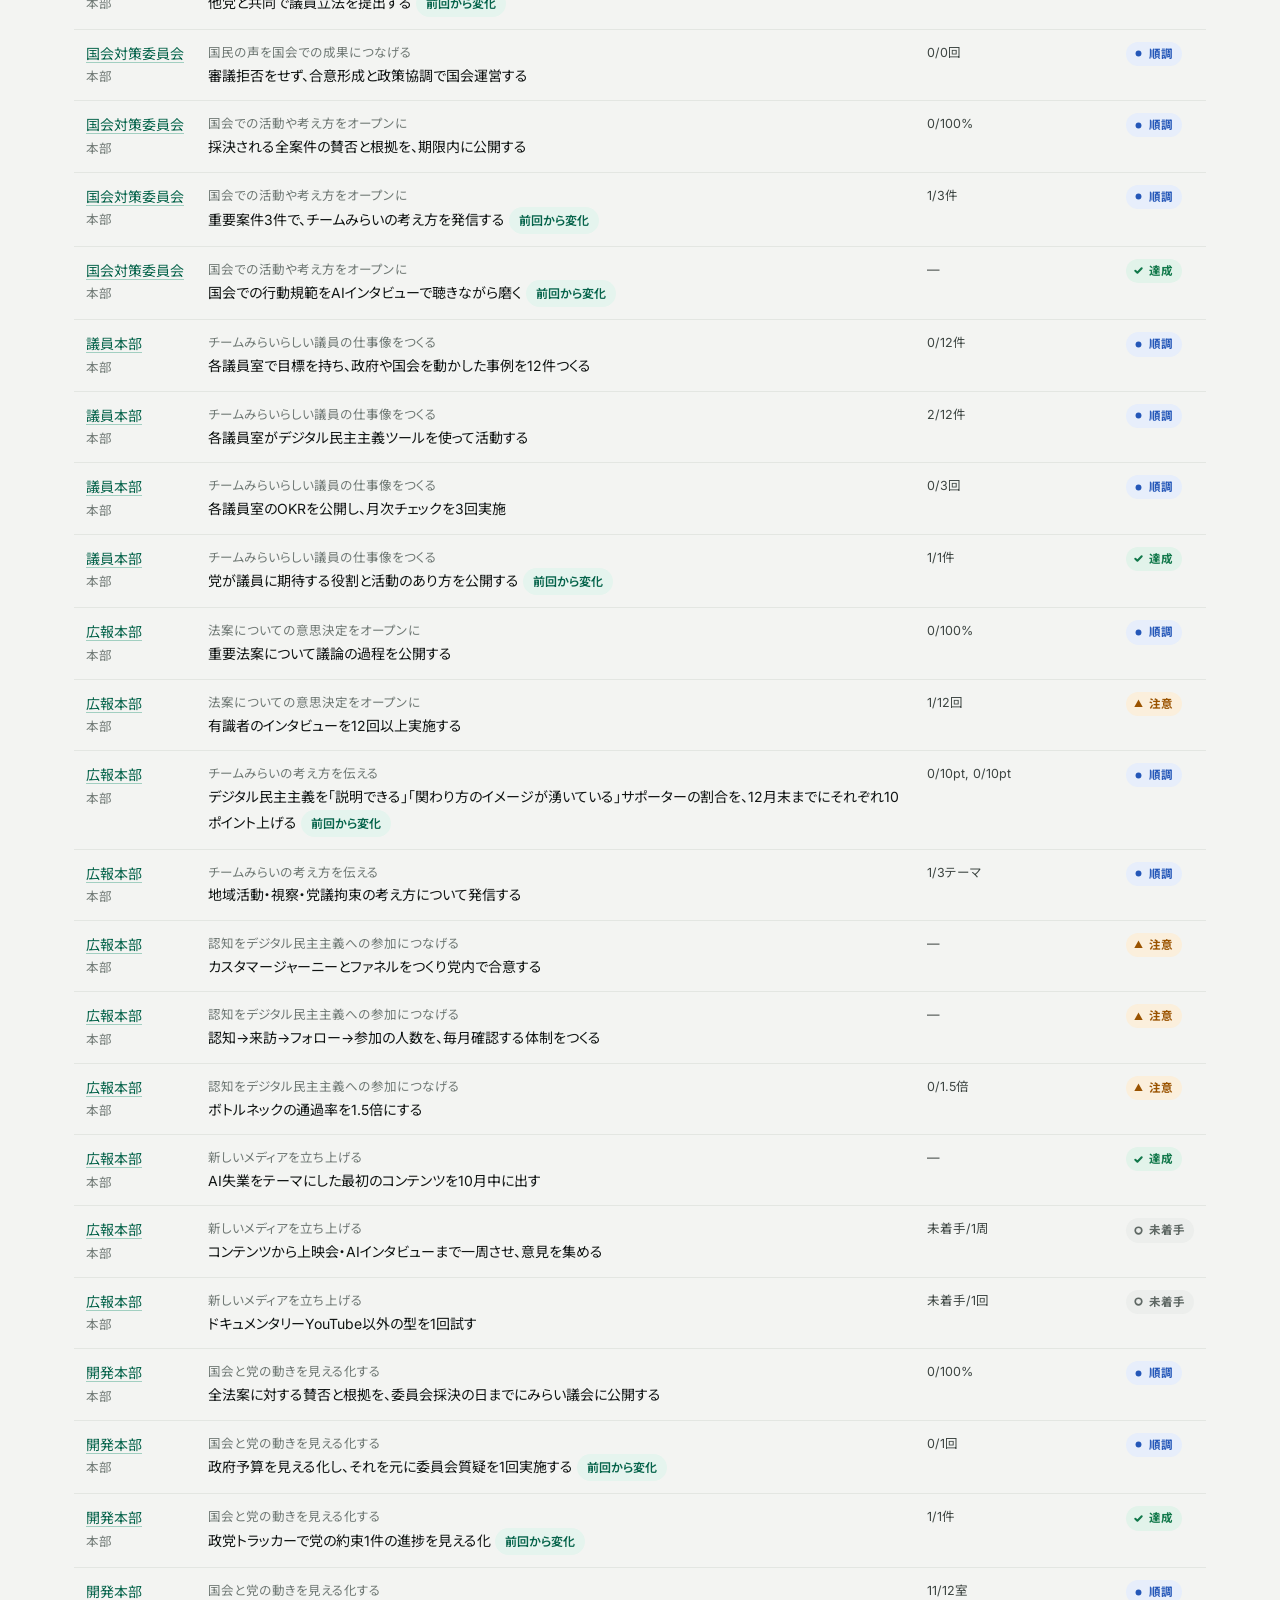
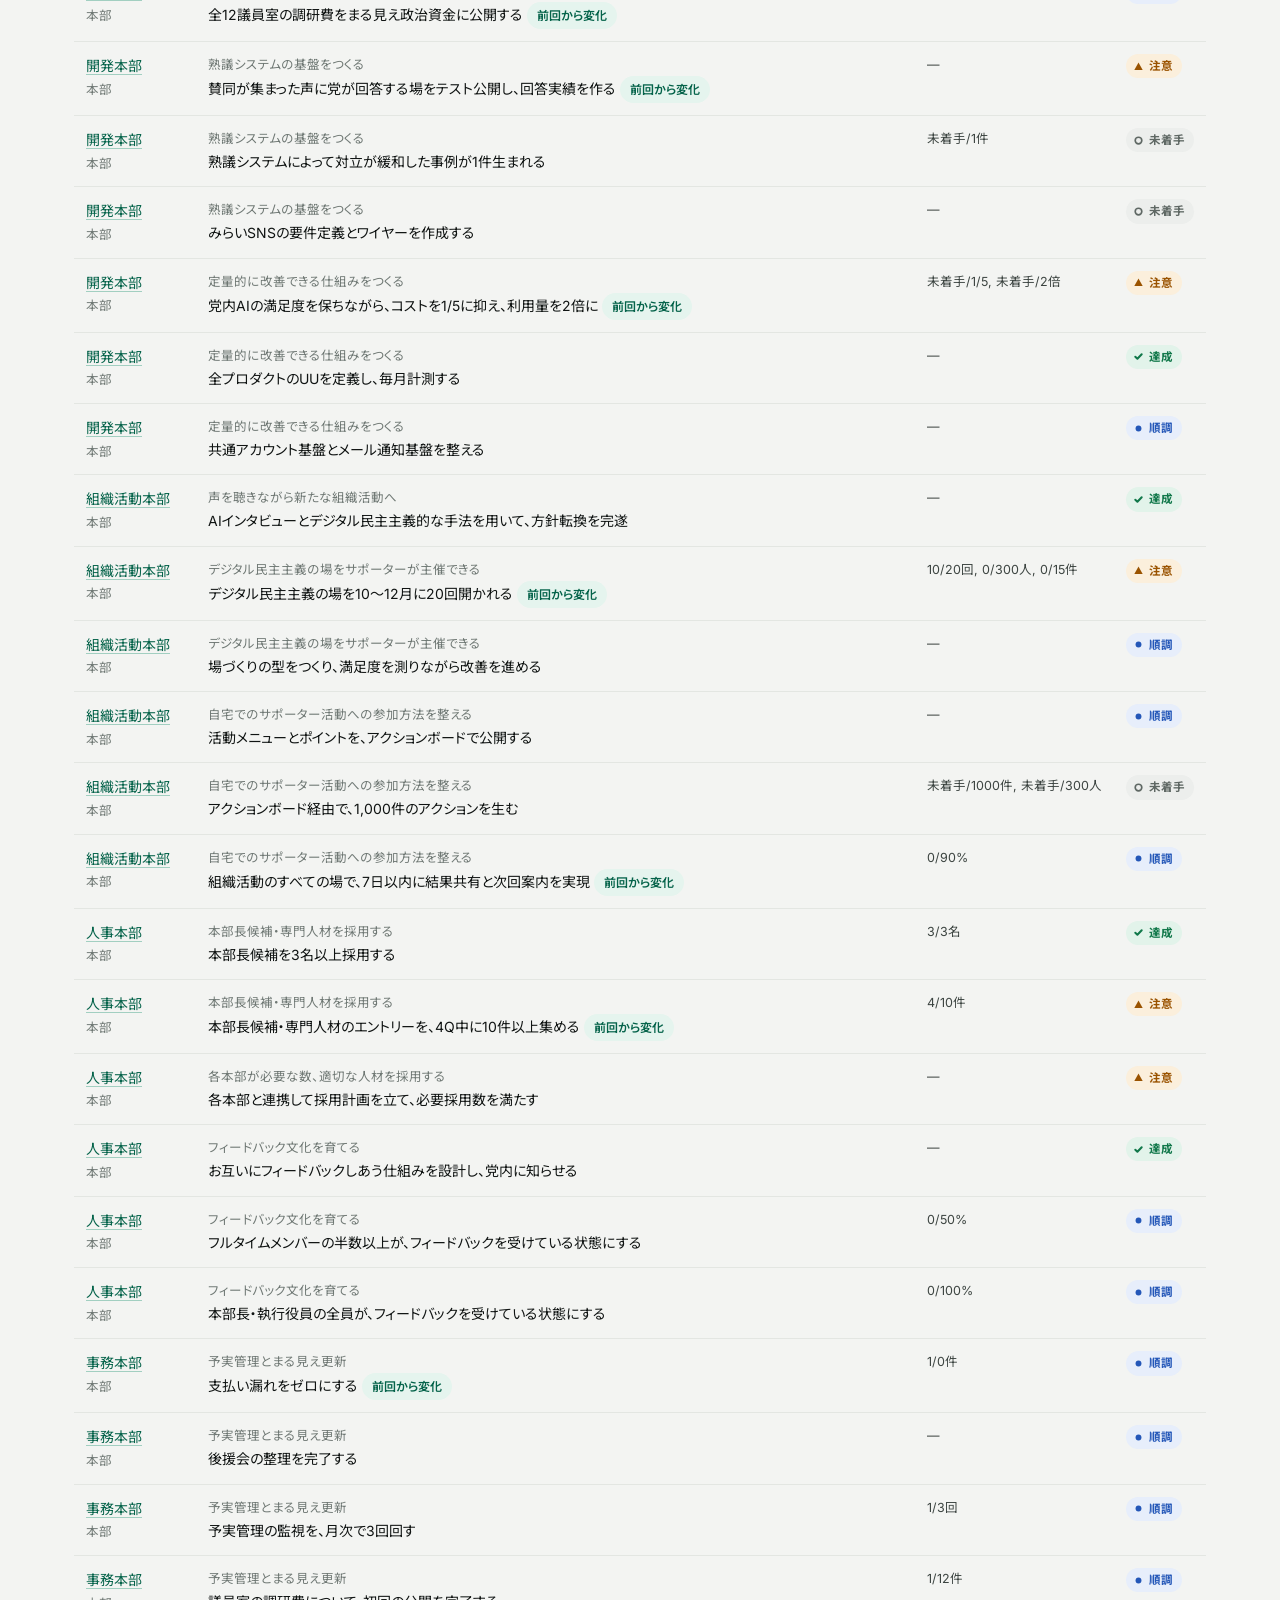
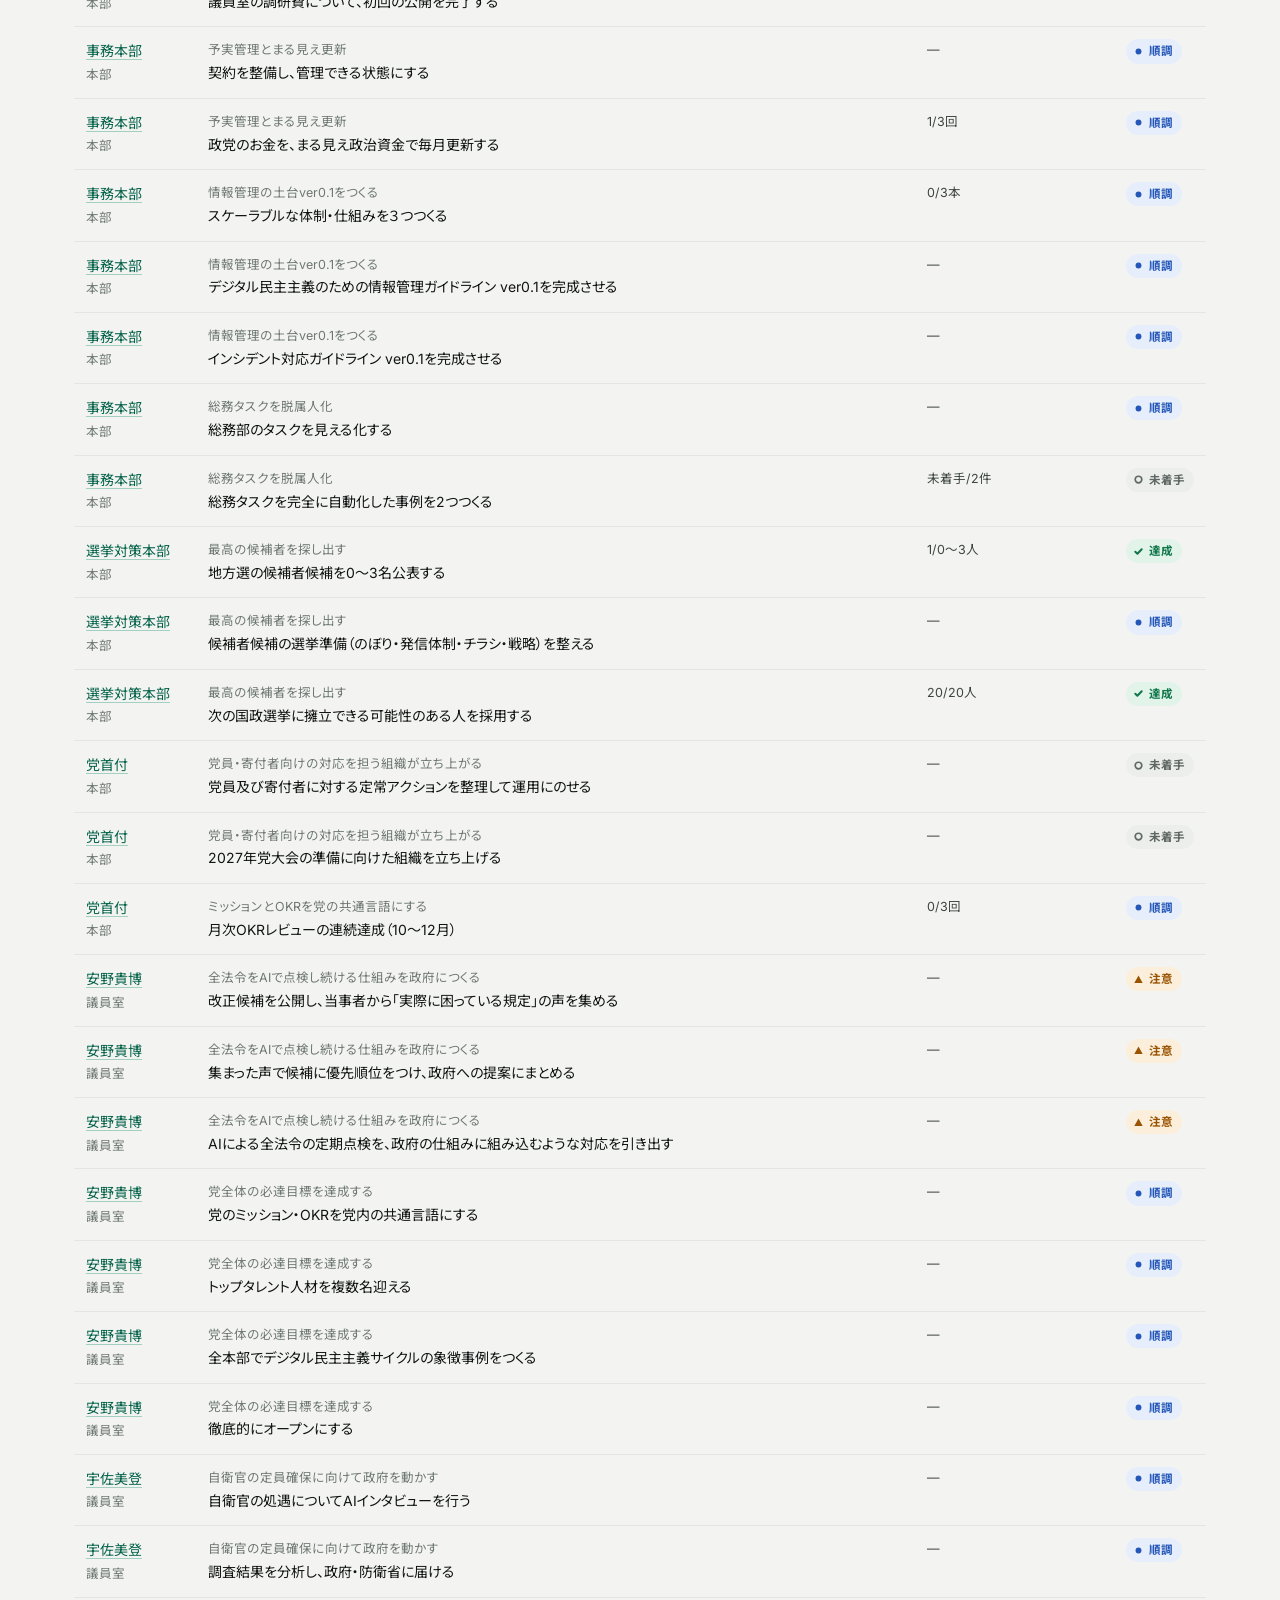
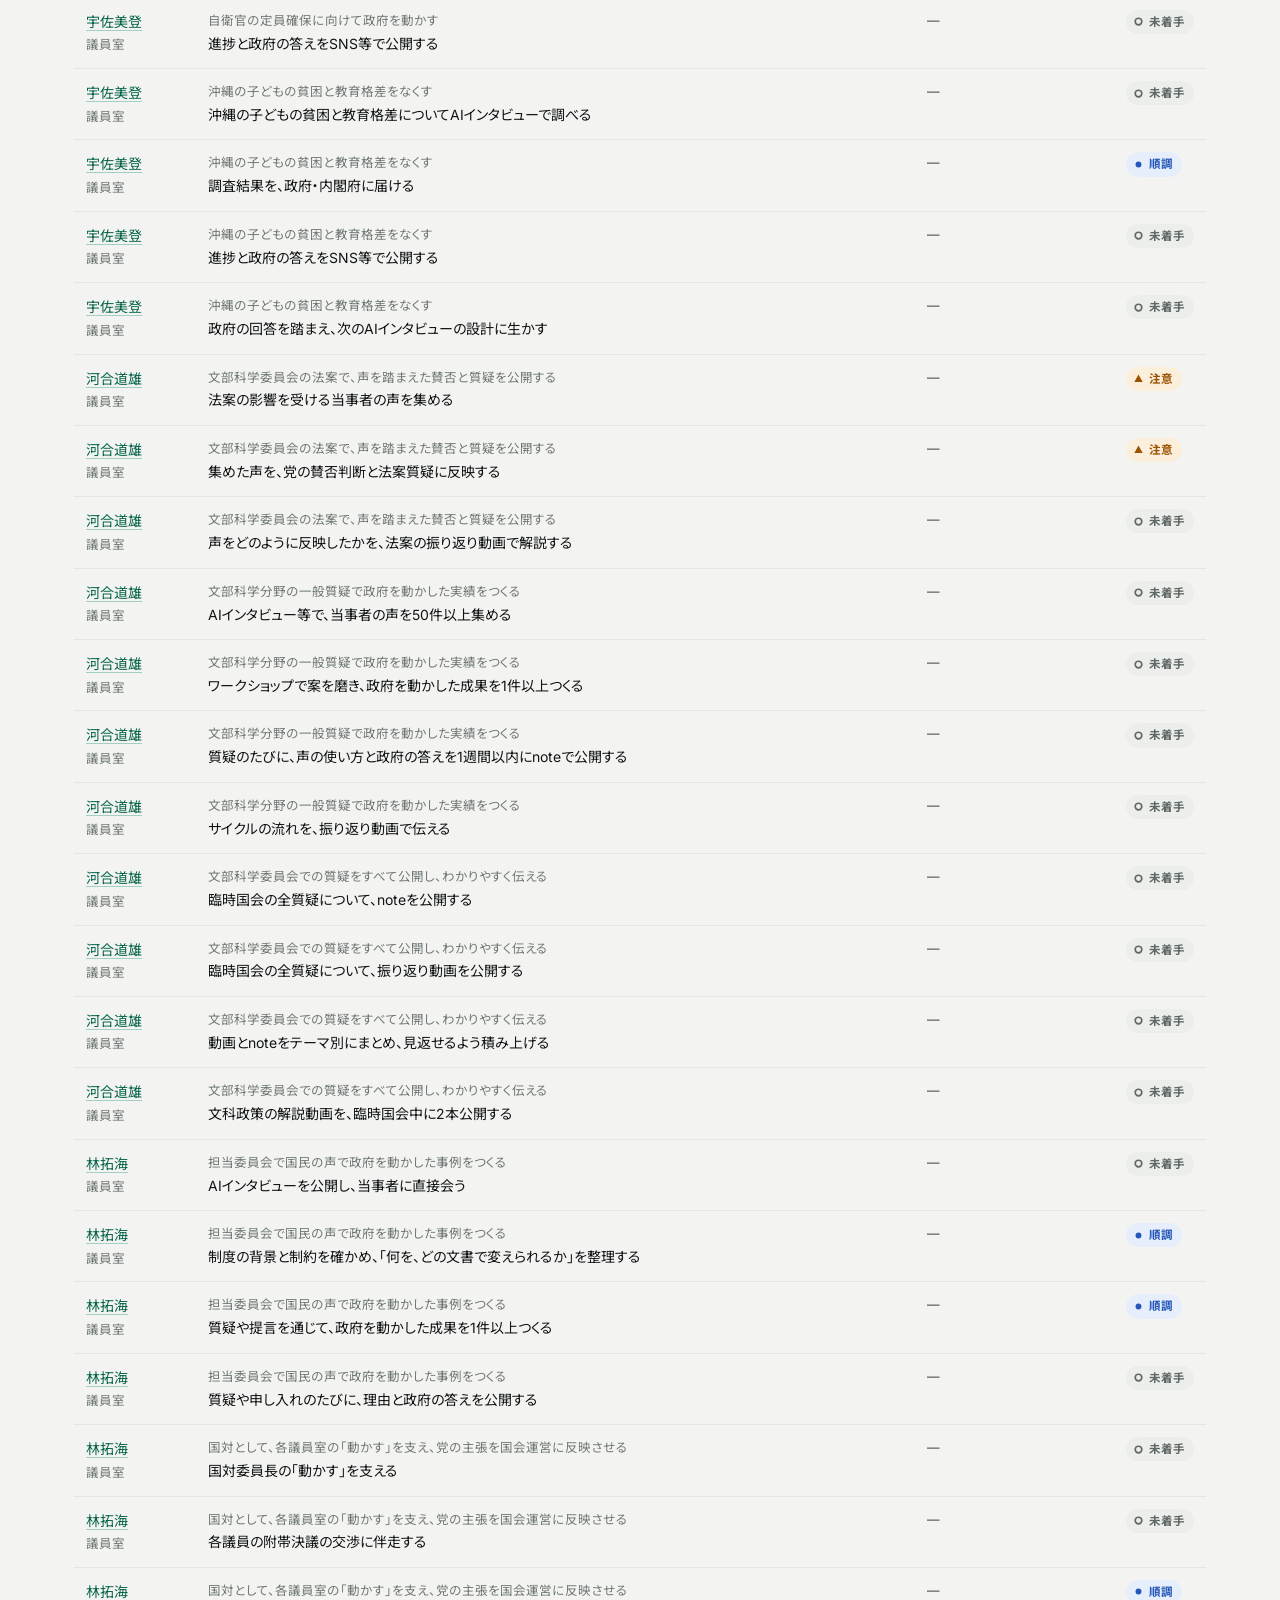
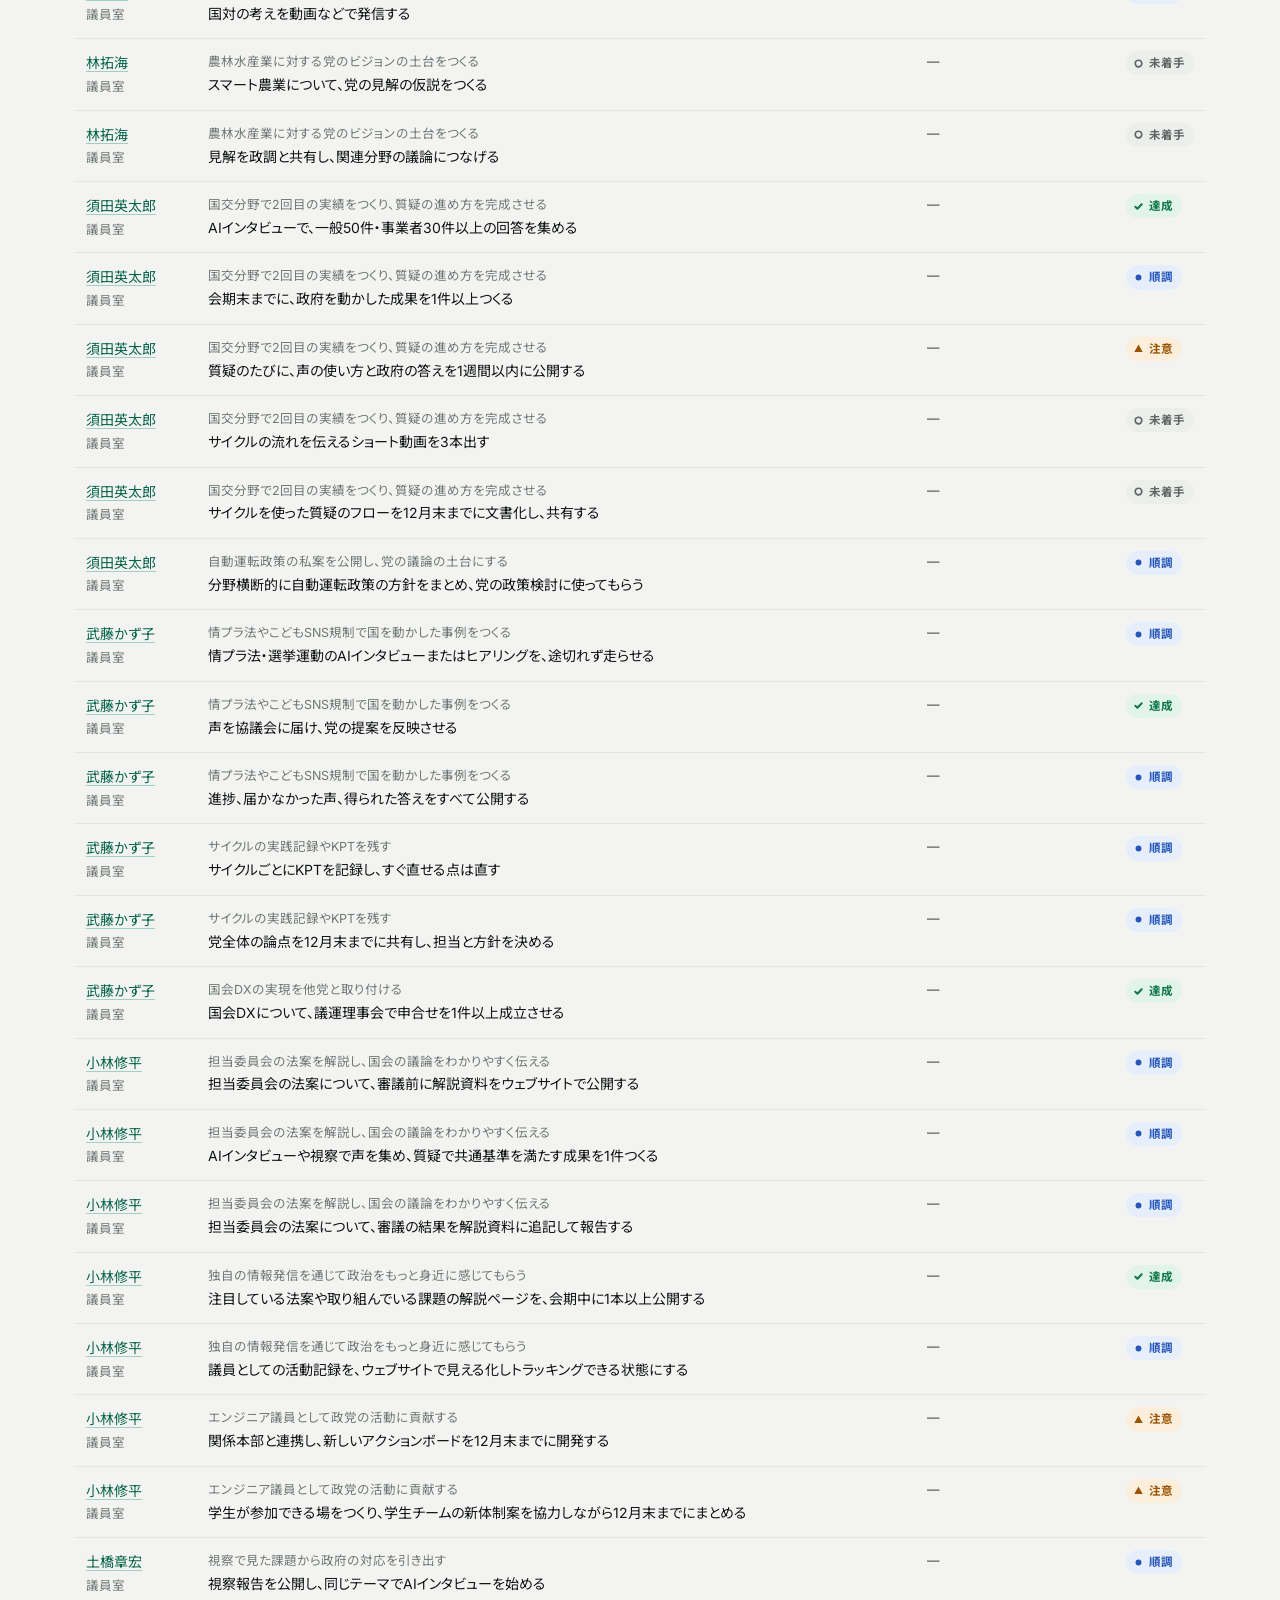
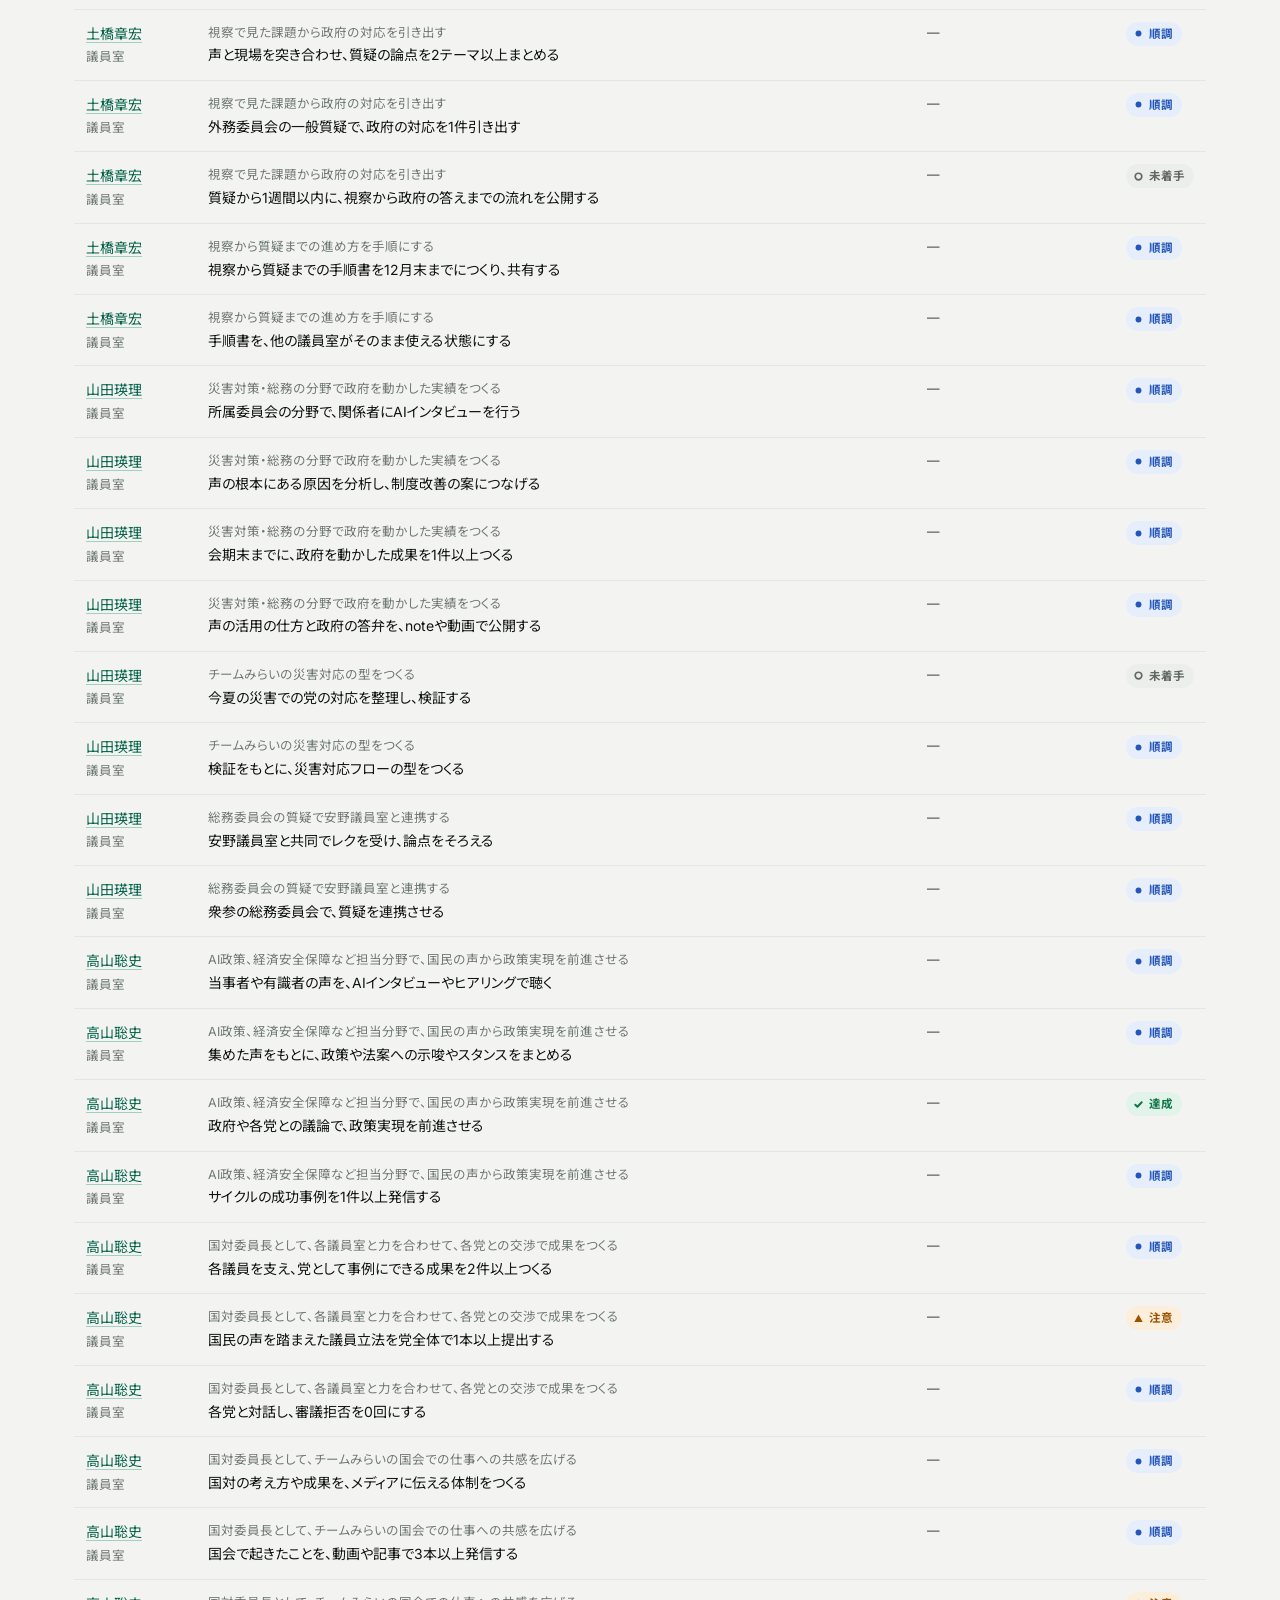
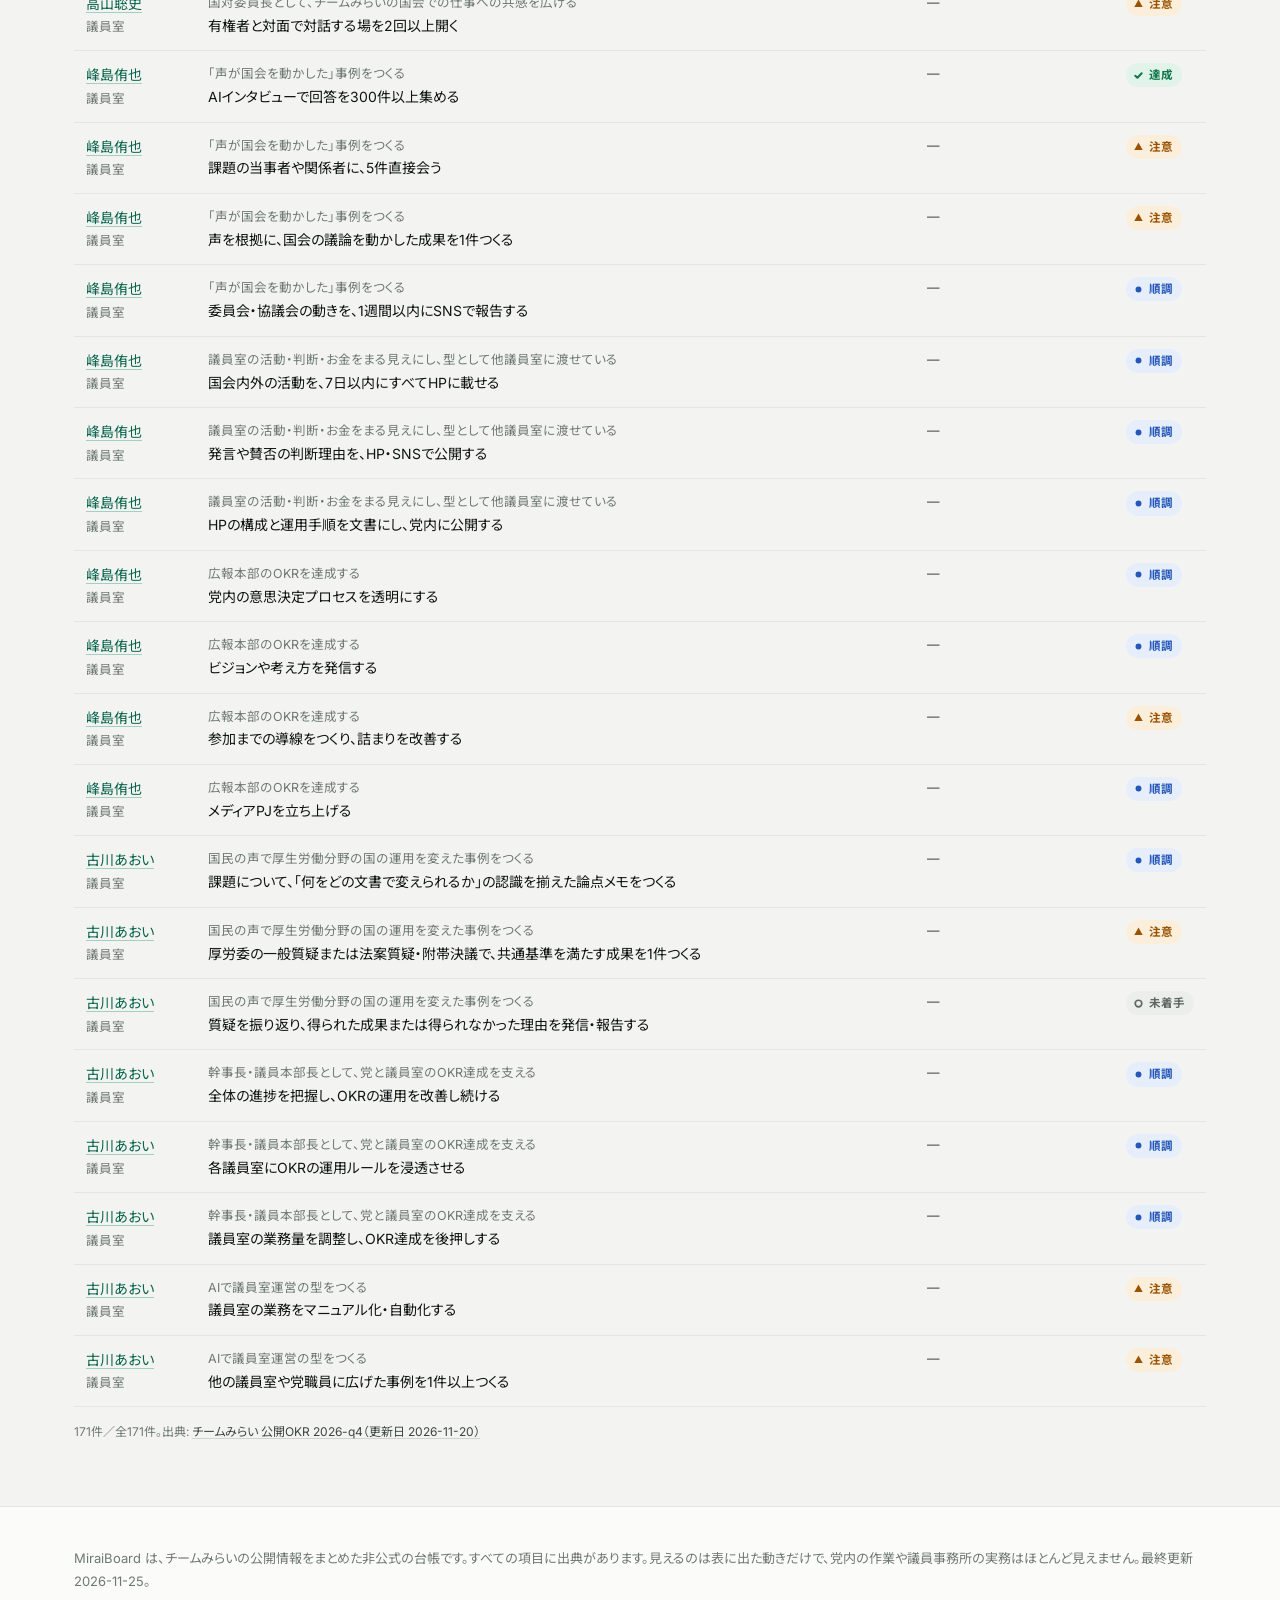
<file: docs/okr.html>
<!doctype html>
<html lang="ja"><head>
<meta charset="utf-8"><meta name="viewport" content="width=device-width, initial-scale=1">
<title>目標の一覧 — MiraiBoard</title>
<link rel="preconnect" href="https://fonts.googleapis.com"><link rel="preconnect" href="https://fonts.gstatic.com" crossorigin>
<link href="https://fonts.googleapis.com/css2?family=Inter:wght@400;500;600;700;800&family=Noto+Sans+JP:wght@400;500;700;800&family=Noto+Serif+JP:wght@700&display=swap" rel="stylesheet">
<link rel="stylesheet" href="assets/style.css">
</head><body>
<main>
<section class="ph"><div class="w">
  <div class="kick">OKR</div>
  <h1>党の<span class="g">目標</span>を、全部。</h1>
  <p class="lead" id="lead"></p>
</div></section>

<section class="blk" style="border-top:0;padding-top:0"><div class="w">
  <div class="kpis" id="kpis"></div>
  <div class="lbl" style="margin-top:28px">OKRの読み方</div>
  <ul class="small ink2" id="howto" style="margin:0;padding-left:18px"></ul>
  <div class="src" id="howto-src"></div>
</div></section>

<section class="blk alt" id="party"><div class="w">
  <div class="bh"><div class="k">Party</div><div><h2>党全体の目標</h2><p>本部と議員室の目標は、ここにつながる形で立てられています。</p></div></div>
  <div class="cards" id="pg"></div>
</div></section>

<section class="blk" id="changes"><div class="w">
  <div class="bh"><div class="k">What moved</div><div><h2>前回の更新から動いた目標</h2><p id="cnote"></p></div></div>
  <div class="chg" id="cl"></div>
  <div class="src" id="cl-src"></div>
</div></section>

<section class="blk alt" id="all"><div class="w">
  <div class="bh"><div class="k">All key results</div><div><h2>すべての目標（KR）</h2><p>本部と議員室の目標を、担当・状態・ことばで絞り込めます。</p></div></div>
  <div class="toolbar"><div class="seg" id="f-type"></div><select class="sel" id="f-owner" aria-label="担当"></select><div class="seg" id="f-st"></div><input class="search" id="f-q" placeholder="ことばで探す（例: AIインタビュー、法案）"></div>
  <div class="scroll"><table class="tbl" id="kt"></table></div>
  <div class="src" id="kt-src"></div>
</div></section>
</main>

<script src="assets/data.js"></script><script src="assets/common.js"></script>
<script>
chrome('okr.html');
const CH = MB.okr_changes, ALL = Object.values(KR);
$('#lead').textContent = `公開OKR（${OKR.period}）の目標を、党全体・本部・議員室まで一覧にしました。党の更新日は ${OKR.updated_at} です。`;

/* 数 */
const cnt = s => ALL.filter(k => k.status === s).length;
$('#kpis').innerHTML = `<div><b>${ALL.length}</b><span>目標（KR）の数</span></div>` + ['達成', '順調', '注意', '未着手'].map(s => `<div><b>${cnt(s)}</b><span>${st(s)}</span></div>`).join('');

/* 読み方 */
$('#howto').innerHTML = ['O（Objective）は「何を目指すか」、KR（Key Result）は「達成をどう測るか」。数字は実績／目標（例: 3/5件）', '状態（達成・順調・注意・未着手）は、党が公開しているもの', ...OKR.notes].map(n => `<li>${esc(n)}</li>`).join('');
$('#howto-src').innerHTML = srcHtml(OKR_SRC);

/* 党全体 */
$('#pg').innerHTML = OKR.party.map(p => `<div class="card"><span class="chip b">${esc(p.label)}</span><h3>${esc(p.title)}</h3><p>${esc(p.objective || '')}</p>
  ${(p.points || []).length ? `<ul class="small ink2" style="margin:10px 0 0;padding-left:18px">${p.points.map(x => `<li>${esc(x)}</li>`).join('')}</ul>` : ''}</div>`).join('');

/* 前回からの変化 */
const chgIds = new Set(CH.items.map(c => c.id));
if (!CH.from) { $('#cnote').textContent = 'まだ比べる前回の取り込みがありません。'; }
else {
  $('#cnote').textContent = `${CH.from} → ${CH.to} の更新で、状態か進み具合が変わった目標が ${CH.items.length} 件あります。`;
  const order = { '達成': 0, '順調': 1, '注意': 2, '未着手': 3 };
  const items = [...CH.items].sort((a, b) => (order[a.to_status] ?? 9) - (order[b.to_status] ?? 9));
  $('#cl').innerHTML = items.map(c => { const k = KR[c.id];
    const from = c.new ? '<span class="chip">新しく追加</span>' : `${c.from_progress ? esc(c.from_progress) + ' ' : ''}${st(c.from_status)}`;
    return `<div><span>${esc(k.summary)}<div class="who">${esc(k.owner)}・${esc(k.objective)}</div></span>
    <span class="mv">${from}<span>→</span>${c.to_progress ? `<b style="color:var(--ink)">${esc(c.to_progress)}</b> ` : ''}${st(c.to_status)}</span></div>`; }).join('');
}
$('#cl-src').innerHTML = srcHtml(OKR_SRC) + '。前回の取り込みと比べて、このサイトが出したもの';

/* すべての目標 */
const f = { type: 'すべて', owner: 'すべて', st: 'すべて', q: '' };
const TYPES = [['すべて', 'すべて'], ['hq', '本部'], ['office', '議員室']];
const owners = () => [...new Set(ALL.filter(k => f.type === 'すべて' || k.owner_type === f.type).map(k => k.owner))];
const srcOf = k => ((k.owner_type === 'hq' ? OKR.hq : OKR.offices).find(o => o.id === k.owner_id) || {}).source;
function seg(el, key, vals) {
  el.innerHTML = vals.map(([v, l]) => `<button class="${v === f[key] ? 'on' : ''}" data-v="${esc(v)}">${l}</button>`).join('');
  el.onclick = e => { const b = e.target.closest('button'); if (!b) return; f[key] = b.dataset.v; $$('button', el).forEach(x => x.classList.toggle('on', x === b));
    if (key === 'type') { f.owner = 'すべて'; fillOwners(); } draw(); };
}
function fillOwners() { $('#f-owner').innerHTML = ['すべて', ...owners()].map(o => `<option ${o === f.owner ? 'selected' : ''}>${esc(o)}</option>`).join(''); }
seg($('#f-type'), 'type', TYPES);
seg($('#f-st'), 'st', [['すべて', 'すべて'], ...['達成', '順調', '注意', '未着手'].map(s => [s, st(s)])]);
fillOwners();
$('#f-owner').onchange = e => { f.owner = e.target.value; draw(); };
$('#f-q').oninput = e => { f.q = e.target.value.trim(); draw(); };
function draw() {
  const r = ALL.filter(k => (f.type === 'すべて' || k.owner_type === f.type) && (f.owner === 'すべて' || k.owner === f.owner)
    && (f.st === 'すべて' || k.status === f.st) && (!f.q || (k.summary + k.objective + k.owner).includes(f.q)));
  $('#kt').innerHTML = `<tr><th>担当</th><th>目指すこと（O）と、測り方（KR）</th><th>進み具合</th><th>状態</th></tr>` + r.map(k => { const s = srcOf(k);
    return `<tr><td style="white-space:nowrap">${s ? ext(s, k.owner) : esc(k.owner)}<div class="small muted">${k.owner_type === 'hq' ? '本部' : '議員室'}</div></td>
    <td><div class="small muted">${esc(k.objective)}</div>${esc(k.summary)}${chgIds.has(k.id) ? ' <span class="chip b">前回から変化</span>' : ''}</td>
    <td class="small ink2" style="white-space:nowrap">${esc(k.progress || '—')}</td><td>${st(k.status)}</td></tr>`; }).join('');
  $('#kt-src').innerHTML = `${r.length}件／全${ALL.length}件。` + srcHtml(OKR_SRC);
}
draw();
</script>
</body></html>
</file>
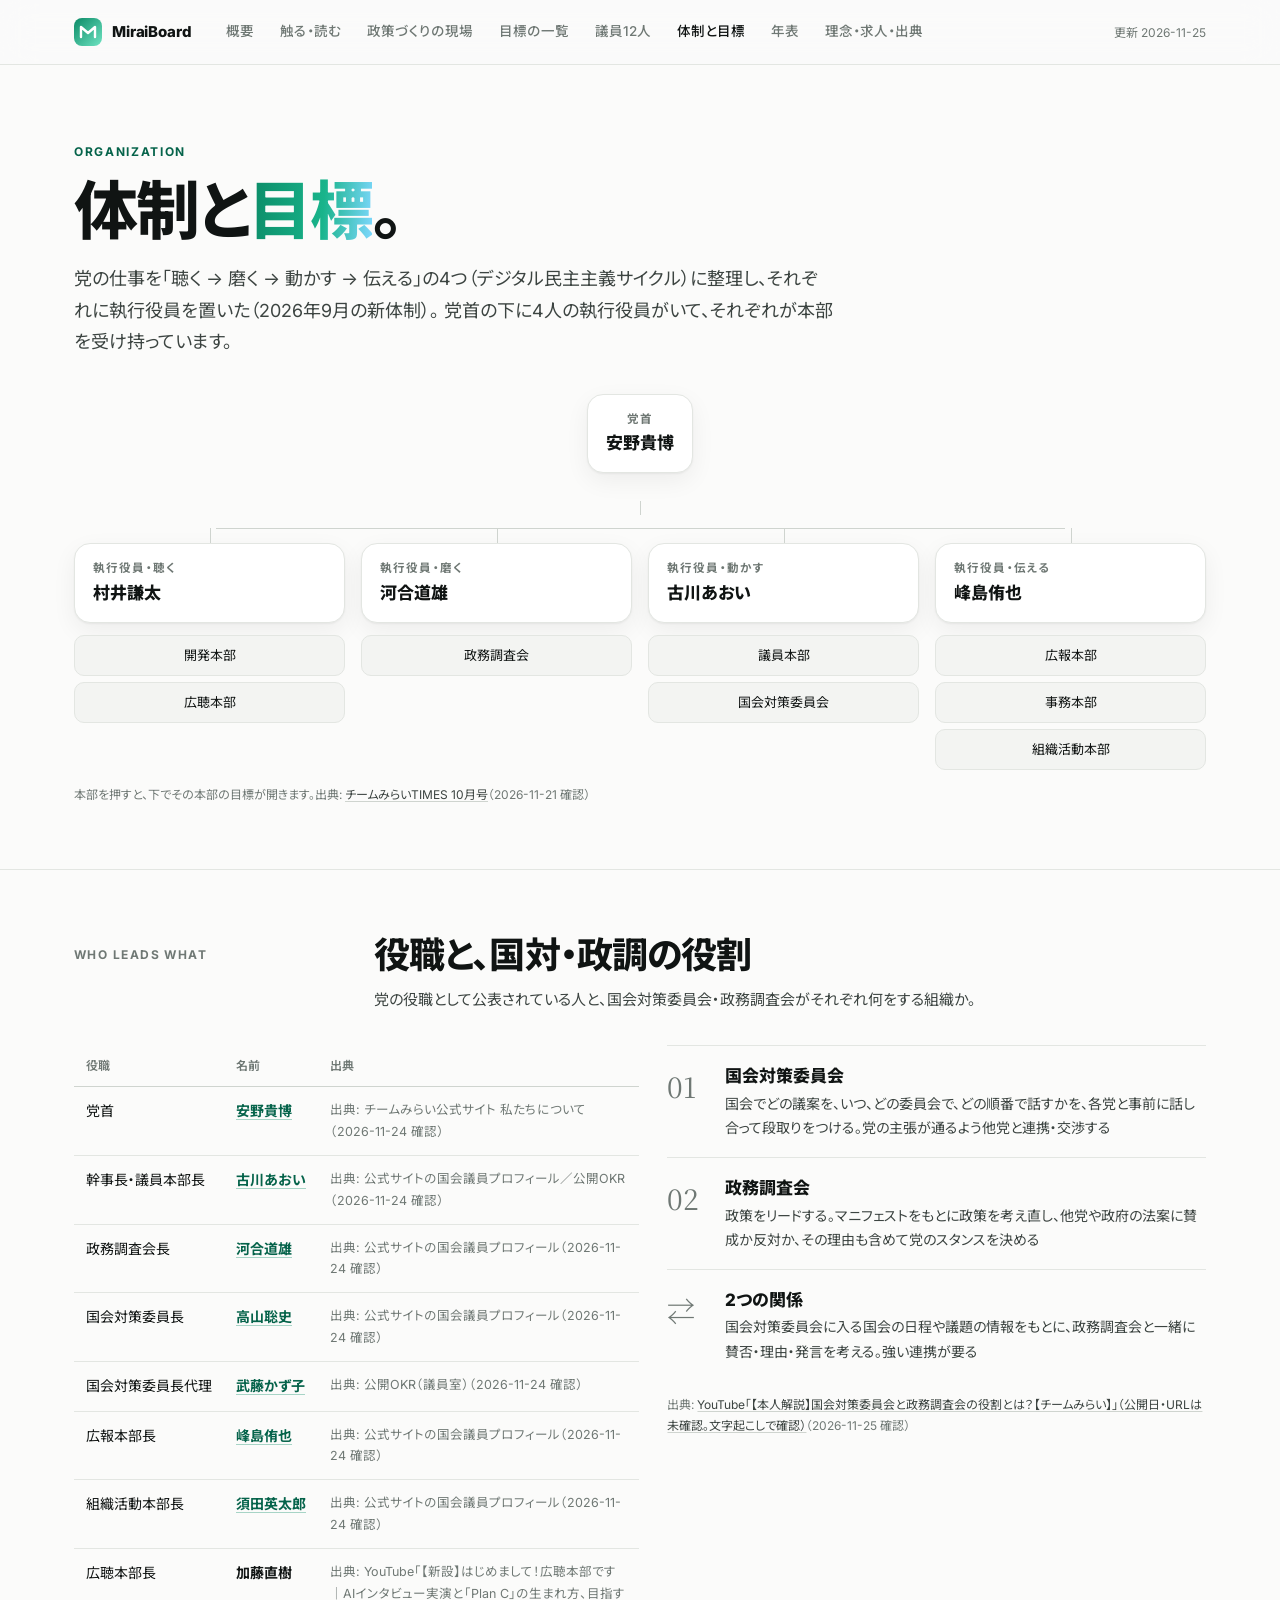
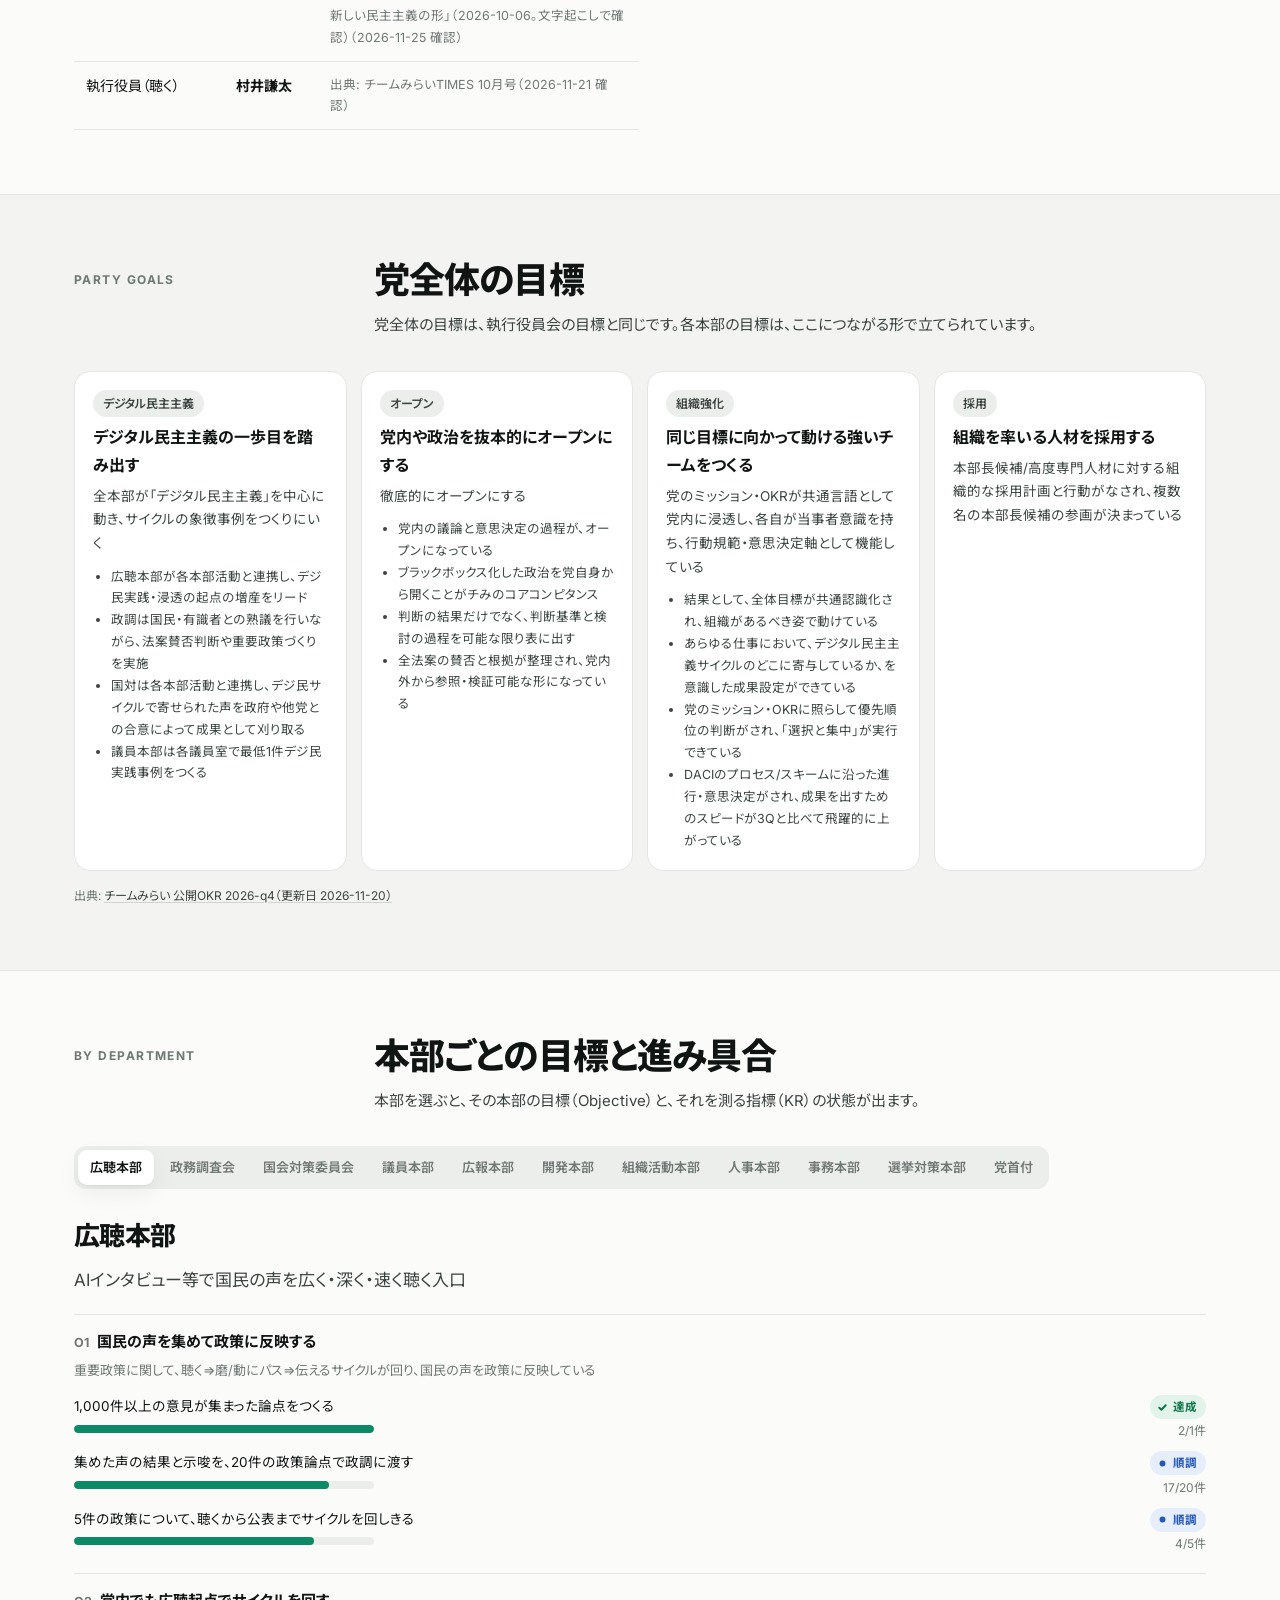
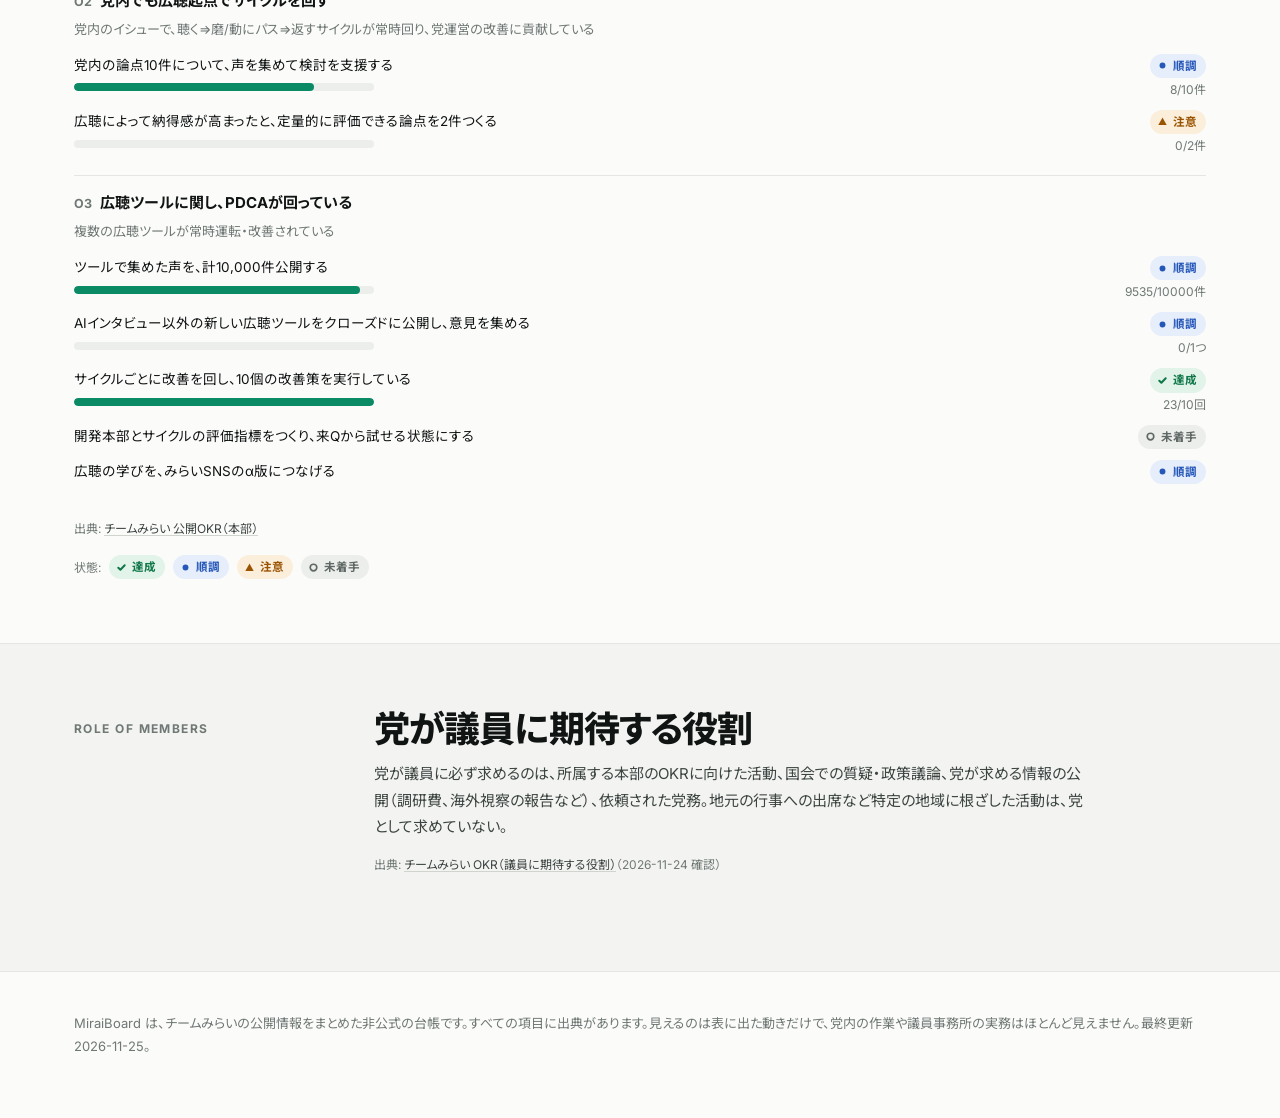
<file: docs/org.html>
<!doctype html>
<html lang="ja"><head>
<meta charset="utf-8"><meta name="viewport" content="width=device-width, initial-scale=1">
<title>体制と目標 — MiraiBoard</title>
<link rel="preconnect" href="https://fonts.googleapis.com"><link rel="preconnect" href="https://fonts.gstatic.com" crossorigin>
<link href="https://fonts.googleapis.com/css2?family=Inter:wght@400;500;600;700;800&family=Noto+Sans+JP:wght@400;500;700;800&family=Noto+Serif+JP:wght@700&display=swap" rel="stylesheet">
<link rel="stylesheet" href="assets/style.css">
</head><body>
<main>
<section class="ph"><div class="w">
  <div class="kick">Organization</div>
  <h1>体制と<span class="g">目標</span>。</h1>
  <p class="lead" id="lead"></p>
</div></section>

<section class="blk" style="border-top:0;padding-top:0"><div class="w">
  <div class="org" id="org"></div>
  <div class="src" id="org-src"></div>
</div></section>

<section class="blk"><div class="w">
  <div class="bh"><div class="k">Who leads what</div><div><h2>役職と、国対・政調の役割</h2><p>党の役職として公表されている人と、国会対策委員会・政務調査会がそれぞれ何をする組織か。</p></div></div>
  <div class="ringwrap" style="align-items:start;gap:28px"><div class="scroll"><table class="tbl" id="leaders"></table></div><div id="roles"></div></div>
</div></section>

<section class="blk alt"><div class="w">
  <div class="bh"><div class="k">Party goals</div><div><h2>党全体の目標</h2><p>党全体の目標は、執行役員会の目標と同じです。各本部の目標は、ここにつながる形で立てられています。</p></div></div>
  <div class="cards" id="goals"></div>
  <div class="src" id="goals-src"></div>
</div></section>

<section class="blk"><div class="w">
  <div class="bh"><div class="k">By department</div><div><h2>本部ごとの目標と進み具合</h2><p>本部を選ぶと、その本部の目標（Objective）と、それを測る指標（KR）の状態が出ます。</p></div></div>
  <div class="toolbar"><div class="seg" id="tabs"></div></div>
  <div id="panel"></div>
  <div style="margin-top:16px" id="lg"></div>
</div></section>

<section class="blk alt"><div class="w">
  <div class="bh"><div class="k">Role of members</div><div><h2>党が議員に期待する役割</h2><p id="policy"></p><div class="src" id="policy-src"></div></div></div>
</div></section>
</main>
<script src="assets/data.js"></script><script src="assets/common.js"></script>
<script>
chrome('org.html');
$('#lg').innerHTML = legend();
const party = MB.party;
$('#lead').textContent = party.cycle.summary + ' 党首の下に4人の執行役員がいて、それぞれが本部を受け持っています。';
const hqByName = n => OKR.hq.find(h => h.name === n || h.name.startsWith(n));
const people = Object.fromEntries(MB.members.members.map(m => [m.name, m]));
const nodeP = (role, name) => { const m = people[name]; return `<div class="onode">${m ? `<a href="people.html#${esc(m.id)}">` : ''}<div class="r">${esc(role)}</div><div class="n">${esc(name)}</div>${m ? '</a>' : ''}</div>`; };
$('#org').innerHTML = `<div class="lead-node">${nodeP('党首', '安野貴博')}</div><div class="vline"></div>
<div class="ocols">${party.cycle.roles.map(r => `<div class="ocol">${nodeP('執行役員・' + r.step, r.officer)}<div class="units">${r.scope.split('・').map(u => { const h = hqByName(u); return `<button class="unit" data-hq="${esc(h ? h.id : '')}">${esc(u)}</button>`; }).join('')}</div></div>`).join('')}</div>`;
$('#org-src').innerHTML = '本部を押すと、下でその本部の目標が開きます。' + srcHtml(party.cycle.source);
$('#goals').innerHTML = OKR.party.map(g => `<div class="card"><span class="chip">${esc(g.label)}</span><h3>${esc(g.title)}</h3><p>${esc(g.objective)}</p><ul class="small ink2" style="padding-left:18px;margin:10px 0 0">${g.points.slice(0, 4).map(p => `<li>${esc(p)}</li>`).join('')}</ul></div>`).join('');
$('#goals-src').innerHTML = srcHtml(OKR_SRC);
let cur = 0;
$('#tabs').innerHTML = OKR.hq.map((h, i) => `<button class="${i === 0 ? 'on' : ''}" data-i="${i}">${esc(h.name)}</button>`).join('');
function show(i) { cur = i; const h = OKR.hq[i]; $$('#tabs button').forEach(b => b.classList.toggle('on', +b.dataset.i === i));
  $('#panel').innerHTML = `<div class="sheet"><h3 style="font-size:26px">${esc(h.name)}</h3><p class="sub">${esc(h.desc || '')}</p></div>` + h.objectives.map(o => `<div class="obj"><div class="ot"><span class="small muted" style="margin-right:8px">${esc(o.label)}</span>${esc(o.title)}</div>${o.objective ? `<div class="od">${esc(o.objective)}</div>` : ''}${o.krs.map(k => { const r = ratio(k.progress); return `<div class="krrow"><span style="flex:1">${esc(k.summary)}${r !== null ? `<div class="meter" style="margin-top:6px;max-width:300px"><i style="width:${Math.min(100, r * 100)}%"></i></div>` : ''}</span><span style="text-align:right">${st(k.status)}${k.progress ? `<div class="pg">${esc(k.progress)}</div>` : ''}</span></div>`; }).join('')}</div>`).join('') + `<div class="src">${srcHtml({ name: 'チームみらい 公開OKR（本部）', url: h.source })}</div>`; }
$('#tabs').onclick = e => { const b = e.target.closest('button'); if (b) show(+b.dataset.i); };
$('#org').onclick = e => { const b = e.target.closest('.unit'); if (!b || !b.dataset.hq) return; const i = OKR.hq.findIndex(h => h.id === b.dataset.hq); if (i >= 0) { show(i); $('#tabs').scrollIntoView({ behavior: 'smooth', block: 'center' }); } };
show(0);
$('#leaders').innerHTML = `<tr><th>役職</th><th>名前</th><th>出典</th></tr>` + party.leaders.items.map(l => { const m = people[l.name]; return `<tr><td style="white-space:nowrap">${esc(l.role)}</td><td style="font-weight:700;white-space:nowrap">${m ? `<a class="u" href="people.html#${esc(m.id)}">${esc(l.name)}</a>` : esc(l.name)}</td><td class="small muted">${srcHtml(l.source)}</td></tr>`; }).join('');
$('#roles').innerHTML = party.roles_explained.items.map((r, i) => `<div style="display:grid;grid-template-columns:44px 1fr;gap:14px;padding:16px 0;border-top:1px solid var(--line)"><div style="font-family:var(--serif);font-size:28px;color:var(--ink-3)">${i === 2 ? '⇄' : '0' + (i + 1)}</div><div><div style="font-weight:800;font-size:17px">${esc(r.unit)}</div><div class="ink2" style="font-size:14px">${esc(r.what)}</div></div></div>`).join('') + `<div class="src">${srcHtml(party.roles_explained.source)}</div>`;
$('#policy').textContent = party.member_role_policy.summary; $('#policy-src').innerHTML = srcHtml(party.member_role_policy.source);
</script>
</body></html>
</file>
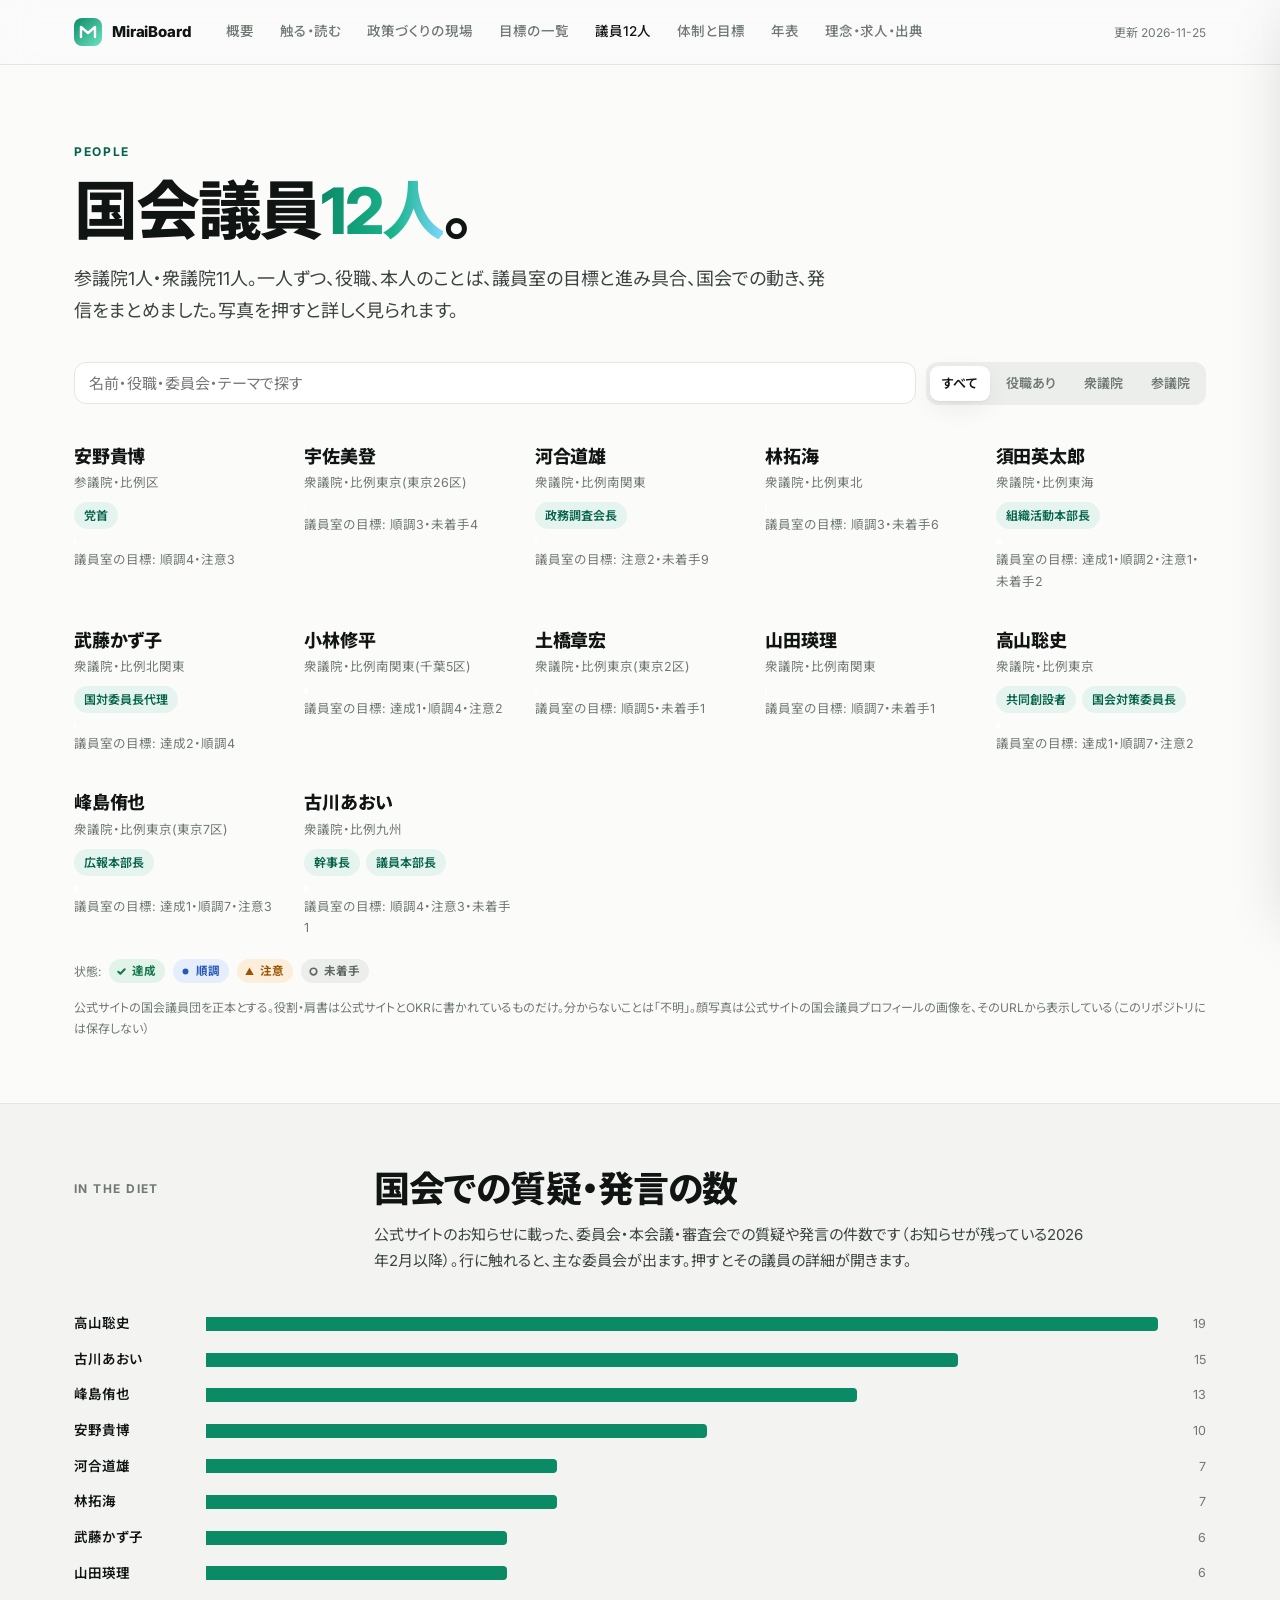
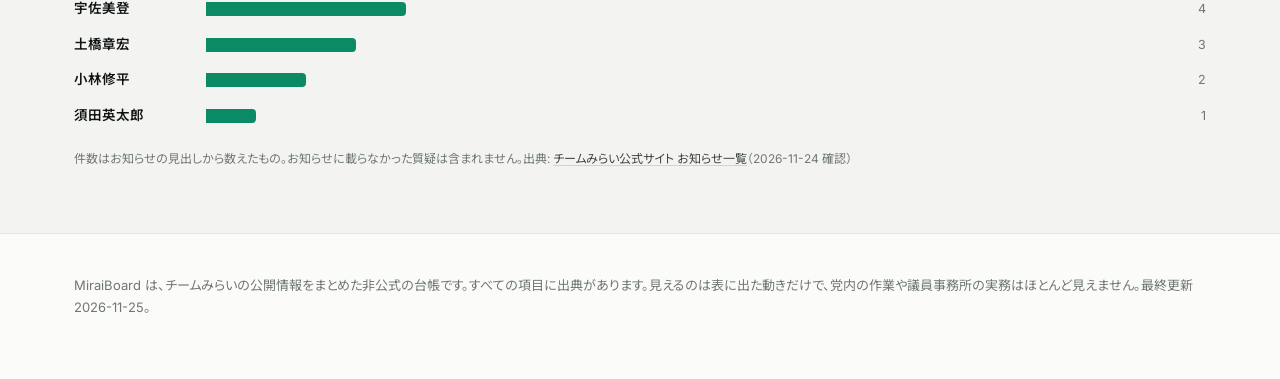
<file: docs/people.html>
<!doctype html>
<html lang="ja"><head>
<meta charset="utf-8"><meta name="viewport" content="width=device-width, initial-scale=1">
<title>国会議員12人 — MiraiBoard</title>
<link rel="preconnect" href="https://fonts.googleapis.com"><link rel="preconnect" href="https://fonts.gstatic.com" crossorigin>
<link href="https://fonts.googleapis.com/css2?family=Inter:wght@400;500;600;700;800&family=Noto+Sans+JP:wght@400;500;700;800&family=Noto+Serif+JP:wght@700&display=swap" rel="stylesheet">
<link rel="stylesheet" href="assets/style.css">
</head><body>
<main>
<section class="ph"><div class="w">
  <div class="kick">People</div>
  <h1>国会議員<span class="g">12人</span>。</h1>
  <p class="lead">参議院1人・衆議院11人。一人ずつ、役職、本人のことば、議員室の目標と進み具合、国会での動き、発信をまとめました。写真を押すと詳しく見られます。</p>
</div></section>

<section class="blk" style="border-top:0;padding-top:0"><div class="w">
  <div class="toolbar"><input class="search" id="q" type="search" placeholder="名前・役職・委員会・テーマで探す"><div class="seg" id="f"></div></div>
  <div class="pgrid" id="grid"></div>
  <div style="margin-top:20px" id="lg"></div>
  <div class="src" id="note"></div>
</div></section>

<section class="blk alt"><div class="w">
  <div class="bh"><div class="k">In the Diet</div><div><h2>国会での質疑・発言の数</h2><p>公式サイトのお知らせに載った、委員会・本会議・審査会での質疑や発言の件数です（お知らせが残っている2026年2月以降）。行に触れると、主な委員会が出ます。押すとその議員の詳細が開きます。</p></div></div>
  <div id="bars"></div>
  <div class="src" id="bars-src"></div>
</div></section>
</main>
<div class="scrim" id="scrim"></div>
<aside class="drawer" id="drawer" aria-hidden="true"><div class="dtop"><button id="close" aria-label="閉じる">✕</button></div><div class="dbody" id="dbody"></div></aside>
<script src="assets/data.js"></script><script src="assets/common.js"></script>
<script>
chrome('people.html');
$('#lg').innerHTML = legend();
const M = MB.members.members, NEWS = MB.news.items;
const diet = id => NEWS.filter(n => n.kind === '国会' && n.members.includes(id));
const committees = id => { const c = {}; diet(id).forEach(n => { if (n.committee) c[n.committee] = (c[n.committee] || 0) + 1; }); return Object.entries(c).sort((a, b) => b[1] - a[1]); };
const mix = id => { const c = {}; (officeOf(id)?.objectives || []).flatMap(o => o.krs).forEach(k => c[k.status] = (c[k.status] || 0) + 1); return c; };
const ORDER = ['達成', '順調', '注意', '未着手'];

let fv = 'すべて';
function draw() {
  const q = $('#q').value.trim();
  const list = M.filter(m => {
    if (fv === '役職あり' && !roles(m).length) return false;
    if (fv === '衆議院' && !m.house.includes('衆')) return false;
    if (fv === '参議院' && !m.house.includes('参')) return false;
    if (!q) return true;
    return [m.name, m.kana, m.district, ...m.party_roles, m.catchphrase, m.statement, ...committees(m.id).map(c => c[0]), ...(officeOf(m.id)?.objectives || []).map(o => o.title)].join(' ').includes(q);
  });
  $('#grid').innerHTML = list.map(m => { const c = mix(m.id), tot = Object.values(c).reduce((a, b) => a + b, 0) || 1;
    return `<button class="person" data-id="${esc(m.id)}">${photo(m)}<div class="nm">${esc(m.name)}</div><div class="meta">${esc(m.house.replace('議員', ''))}・${esc(m.district)}</div>
    ${roles(m).length ? `<div class="roles">${roles(m).map(r => `<span class="chip b">${esc(r)}</span>`).join('')}</div>` : ''}
    <div class="sbar" aria-label="議員室の目標の状態">${ORDER.filter(s => c[s]).map(s => `<i style="width:${c[s] / tot * 100}%;background:var(--${SC[s]})"></i>`).join('')}</div>
    <div class="small muted" style="margin-top:4px">議員室の目標: ${ORDER.filter(s => c[s]).map(s => `${s}${c[s]}`).join('・')}</div></button>`; }).join('') || '<p class="muted">該当する議員はいません</p>';
}
$('#f').innerHTML = ['すべて', '役職あり', '衆議院', '参議院'].map(v => `<button class="${v === fv ? 'on' : ''}" data-v="${v}">${v}</button>`).join('');
$('#f').onclick = e => { const b = e.target.closest('button'); if (!b) return; fv = b.dataset.v; $$('#f button').forEach(x => x.classList.toggle('on', x === b)); draw(); };
$('#q').oninput = draw; draw();
$('#note').textContent = MB.members.note + '。' + (MB.members.photo_note || '');

/* 国会での質疑・発言（横棒） */
const counts = M.map(m => ({ m, n: diet(m.id).length })).sort((a, b) => b.n - a.n);
const max = Math.max(...counts.map(c => c.n), 1);
$('#bars').innerHTML = counts.map(({ m, n }) => { const top = committees(m.id).slice(0, 3).map(([c, k]) => `${c} ${k}件`).join('<br>') || '—';
  return `<div class="hbar" data-id="${esc(m.id)}" style="cursor:pointer" data-tip="${esc(`<b>${m.name}</b>${top}`)}"><span class="n">${esc(m.name)}</span><span class="t" style="width:${n / max * 100}%"></span><span class="v">${n}</span></div>`; }).join('');
$('#bars-src').innerHTML = '件数はお知らせの見出しから数えたもの。お知らせに載らなかった質疑は含まれません。' + srcHtml(MB.news.source);

/* 詳細（右から開く） */
const drawer = $('#drawer'), scrim = $('#scrim');
function open(id) {
  const m = M.find(x => x.id === id), off = officeOf(id), d = diet(id);
  $('#dbody').innerHTML = `
  <div class="dhero">${photo(m)}<div><div class="kick">${esc(m.house)}・${esc(m.district)}</div><div class="dname">${esc(m.name)}</div><div class="muted small">${esc(m.kana)}</div><div class="roles" style="display:flex;gap:6px;flex-wrap:wrap;margin-top:10px">${roles(m).map(r => `<span class="chip b">${esc(r)}</span>`).join('')}</div></div></div>
  <div class="quote">「${esc(m.catchphrase)}」</div><p class="ink2">${esc(m.statement)}</p>
  <div class="dsec"><div class="lbl">議員室の目標と進み具合（OKR ${esc(OKR.period)}）</div>
  ${(off?.objectives || []).map(o => `<div class="obj"><div class="ot">${esc(o.title)}</div>${o.objective ? `<div class="od">${esc(o.objective)}</div>` : ''}${o.krs.map(k => `<div class="krrow"><span>${esc(k.summary)}</span><span style="text-align:right">${st(k.status)}${k.progress ? `<div class="pg">${esc(k.progress)}</div>` : ''}</span></div>`).join('')}</div>`).join('') || '<p>記載なし</p>'}
  ${off ? `<div class="src">${srcHtml({ name: 'チームみらい 公開OKR（議員室）', url: off.source })}</div>` : ''}</div>
  <div class="dsec"><div class="lbl">国会での質疑・発言（お知らせに載ったもの ${d.length}件）</div><div class="kv">${committees(id).map(([c, k]) => `<span class="chip">${esc(c)} ${k}</span>`).join('') || '<span class="muted small">お知らせに記載なし</span>'}</div>
  <ul class="feed">${d.slice(0, 8).map(n => `<li><span class="d">${esc(n.date)}</span><span>${ext(n.url, n.title)}</span></li>`).join('')}</ul>${d.length > 8 ? `<div class="small muted" style="margin-top:6px">ほか${d.length - 8}件は<a class="u" href="timeline.html?m=${esc(id)}">年表</a>で</div>` : ''}</div>
  ${(MB.meetings.meetings || []).filter(x => (x.people || []).includes(m.name)).map(x => `<div class="dsec"><div class="lbl">動画・記事での発言</div><div style="font-weight:700">${x.url ? ext(x.url, x.title) : esc(x.title)}</div><ul class="facts" style="list-style:none;padding:0">${x.points.slice(0, 3).map(t => `<li class="small ink2" style="margin:6px 0">${esc(t)}</li>`).join('')}</ul><div class="small"><a class="u" href="more.html#meetings">要点をすべて見る →</a></div></div>`).join('')}
  <div class="dsec"><div class="lbl">プロフィールに載っている最近の活動</div><ul class="feed">${m.recent.map(r => `<li><span class="d">${esc(r.date)}</span><span>${ext(r.url, r.title)} <span class="small muted">${esc(r.kind)}</span></span></li>`).join('') || '<li>直近の公開活動は未確認</li>'}</ul></div>
  <div class="dsec"><div class="lbl">経歴（公式プロフィール）</div><p class="ink2" style="font-size:14px">${esc(m.profile)}</p></div>
  <div class="dsec"><div class="lbl">発信チャンネル</div><div class="links">${m.channels.map(c => `<a href="${esc(c.url)}" target="_blank" rel="noopener">${esc(c.kind)}</a>`).join('')}</div></div>
  <div class="dsec"><div class="lbl">出典</div>${m.sources.map(s => `<div class="src" style="margin-top:4px">${srcHtml(s)}</div>`).join('')}<div class="src" style="margin-top:4px">${srcHtml(MB.news.source)}</div></div>`;
  drawer.classList.add('on'); scrim.classList.add('on'); drawer.setAttribute('aria-hidden', 'false'); drawer.scrollTop = 0; history.replaceState(null, '', '#' + id);
}
const close = () => { drawer.classList.remove('on'); scrim.classList.remove('on'); drawer.setAttribute('aria-hidden', 'true'); history.replaceState(null, '', location.pathname); };
$('#grid').onclick = e => { const b = e.target.closest('.person'); if (b) open(b.dataset.id); };
$('#bars').onclick = e => { const b = e.target.closest('.hbar'); if (b) open(b.dataset.id); };
scrim.onclick = close; $('#close').onclick = close; addEventListener('keydown', e => { if (e.key === 'Escape') close(); });
if (location.hash && M.find(m => m.id === location.hash.slice(1))) open(location.hash.slice(1));
</script>
</body></html>
</file>
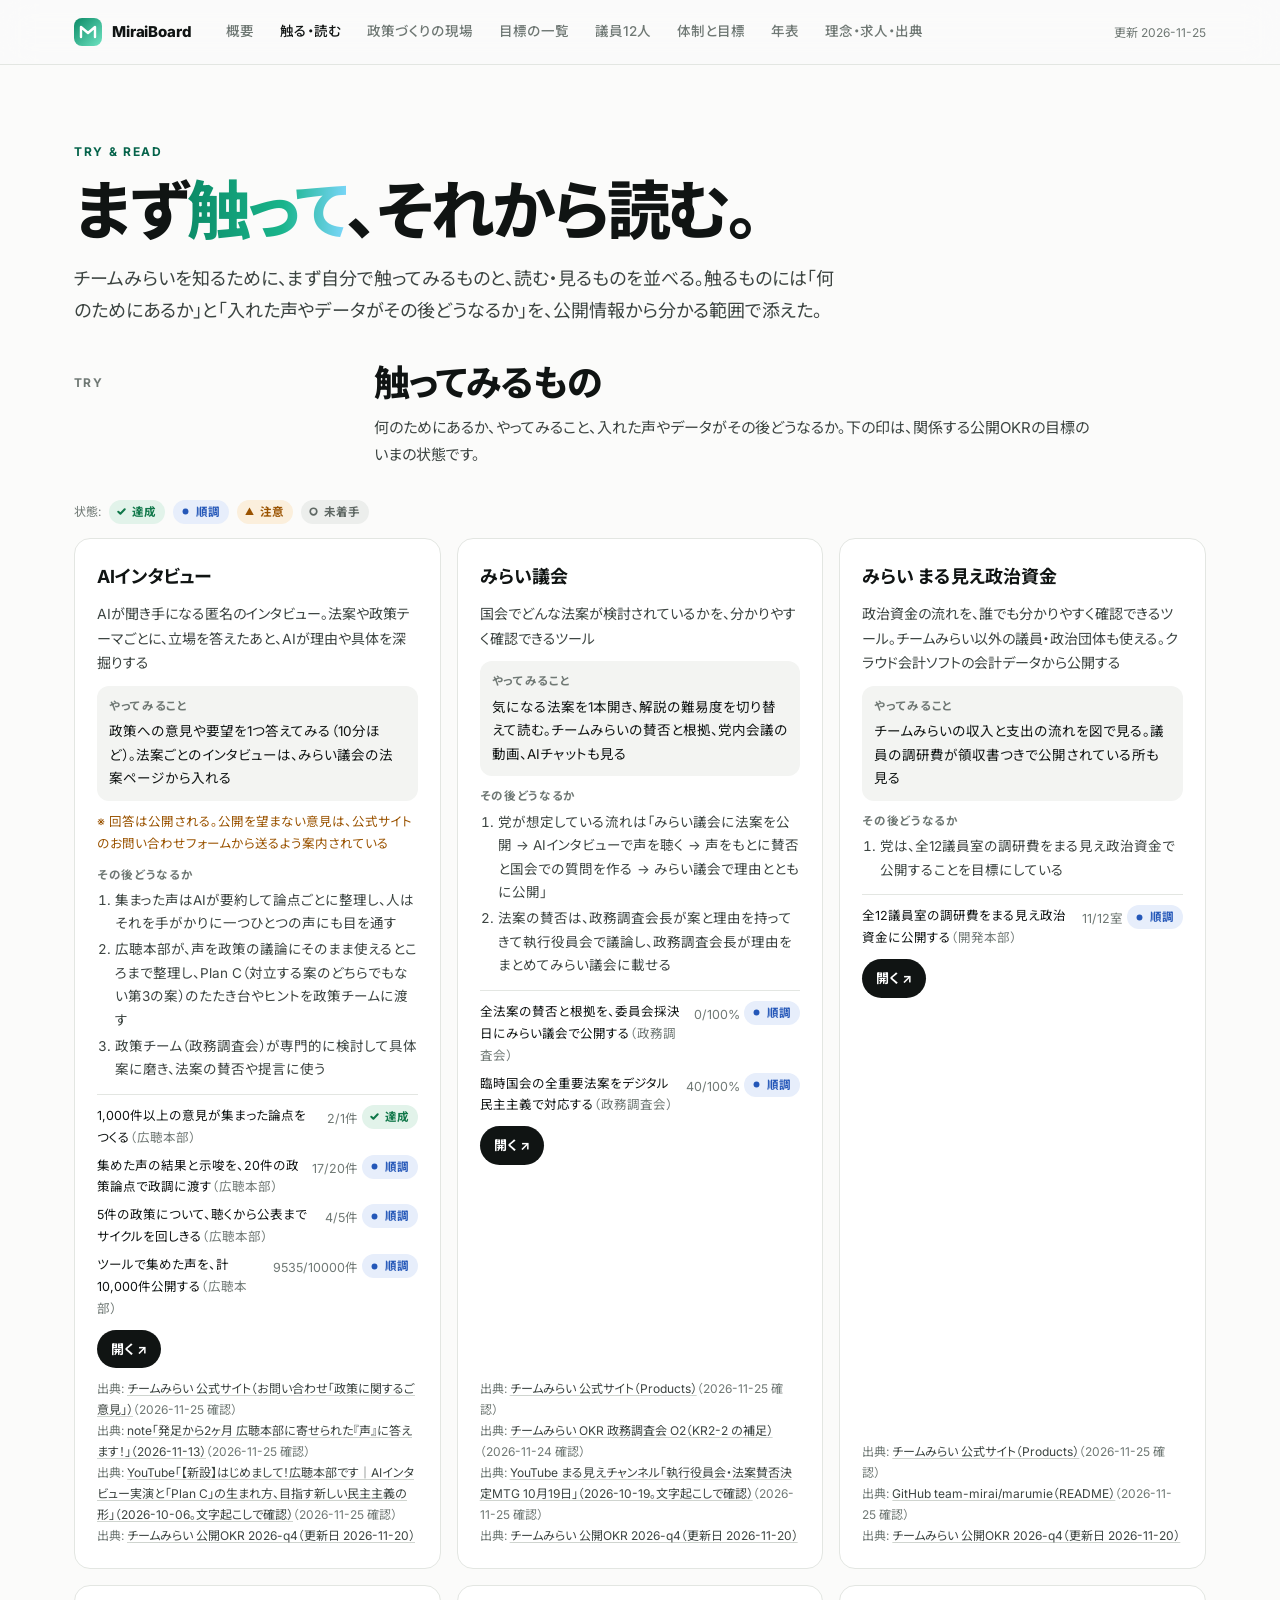
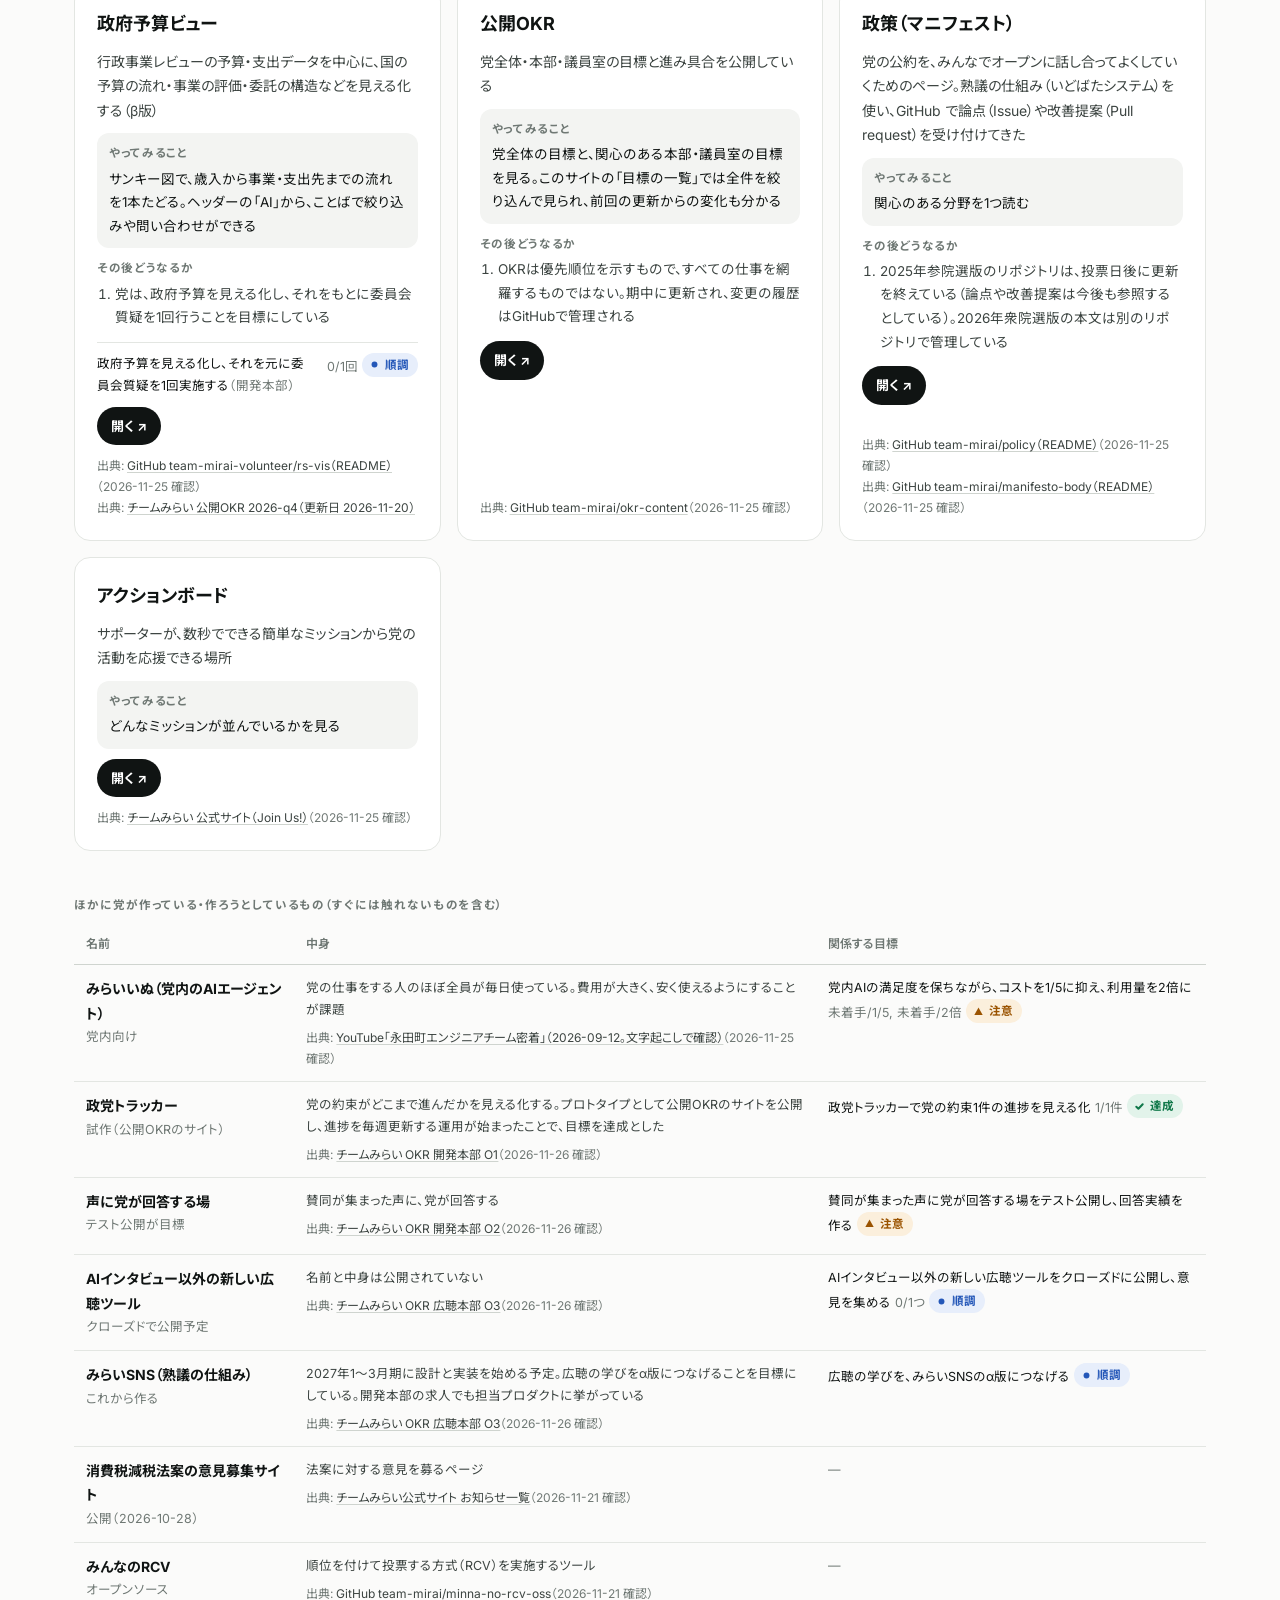
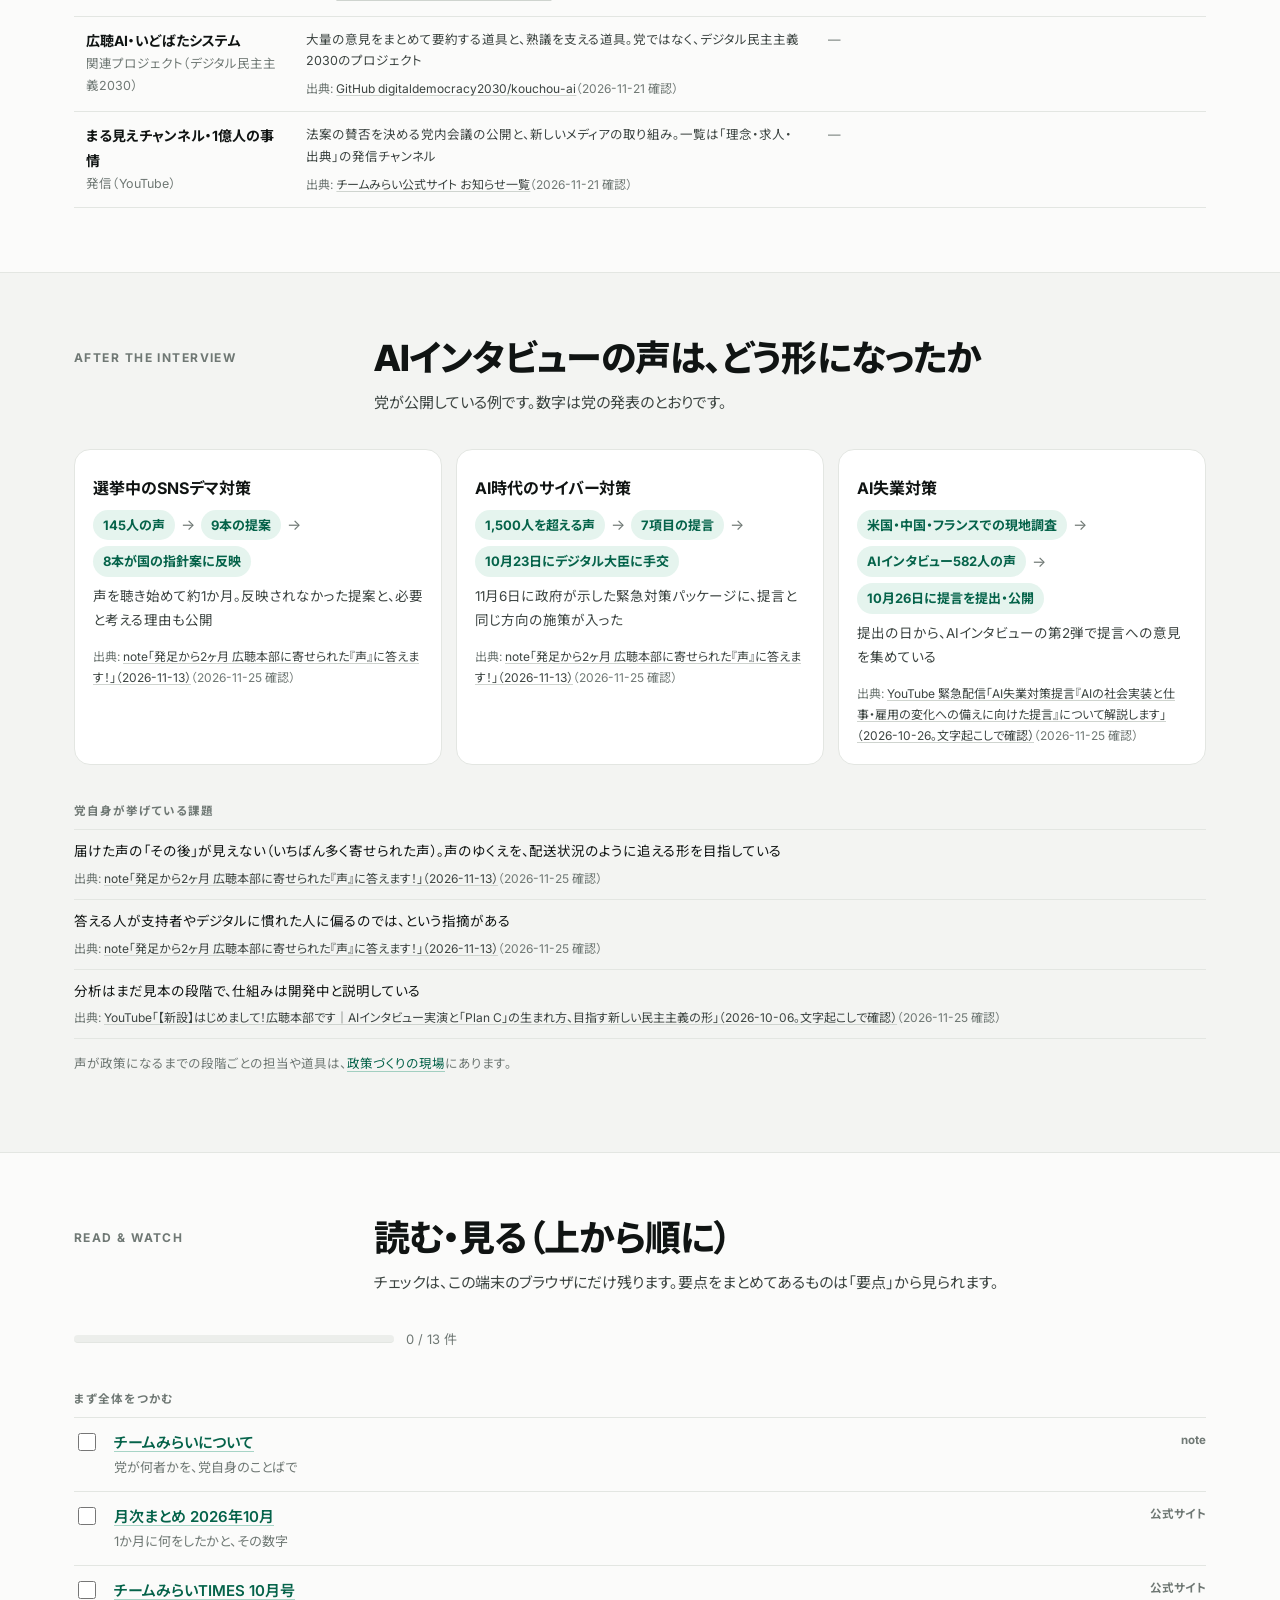
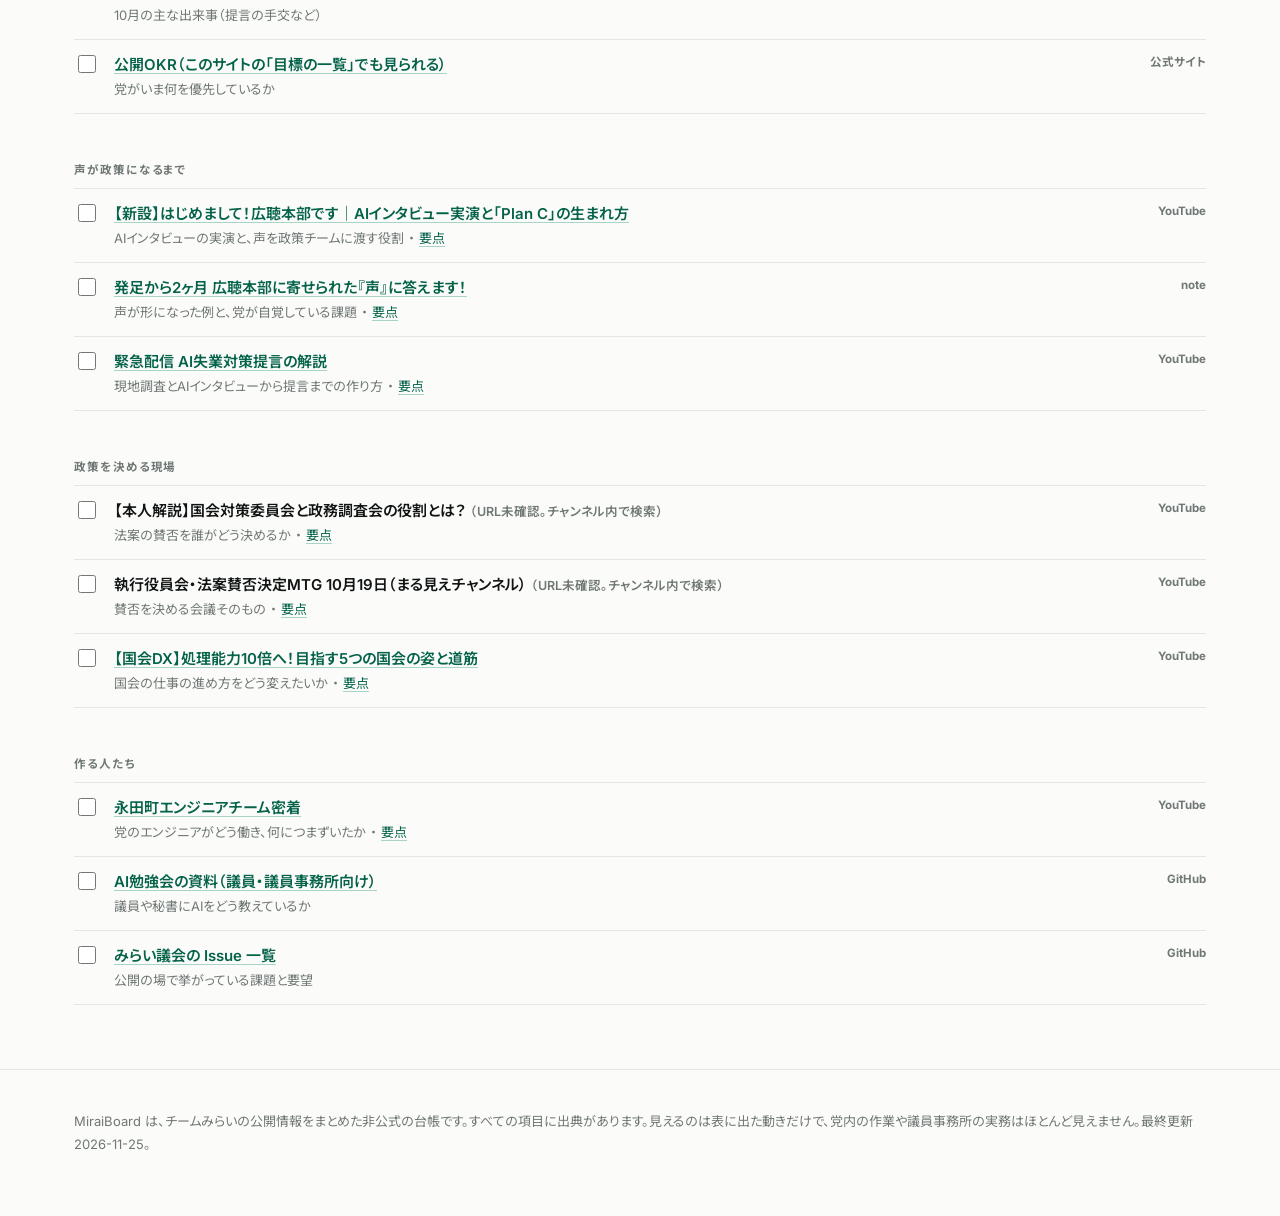
<file: docs/start.html>
<!doctype html>
<html lang="ja"><head>
<meta charset="utf-8"><meta name="viewport" content="width=device-width, initial-scale=1">
<title>触る・読む — MiraiBoard</title>
<link rel="preconnect" href="https://fonts.googleapis.com"><link rel="preconnect" href="https://fonts.gstatic.com" crossorigin>
<link href="https://fonts.googleapis.com/css2?family=Inter:wght@400;500;600;700;800&family=Noto+Sans+JP:wght@400;500;700;800&family=Noto+Serif+JP:wght@700&display=swap" rel="stylesheet">
<link rel="stylesheet" href="assets/style.css">
</head><body>
<main>
<section class="ph"><div class="w">
  <div class="kick">Try &amp; read</div>
  <h1>まず<span class="g">触って</span>、それから読む。</h1>
  <p class="lead" id="intro"></p>
</div></section>

<section class="blk" style="border-top:0;padding-top:0" id="try"><div class="w">
  <div class="bh"><div class="k">Try</div><div><h2>触ってみるもの</h2><p>何のためにあるか、やってみること、入れた声やデータがその後どうなるか。下の印は、関係する公開OKRの目標のいまの状態です。</p></div></div>
  <div id="lg" style="margin-bottom:14px"></div>
  <div class="try" id="tg"></div>
  <div class="lbl" style="margin-top:44px">ほかに党が作っている・作ろうとしているもの（すぐには触れないものを含む）</div>
  <div class="scroll"><table class="tbl" id="ot"></table></div>
</div></section>

<section class="blk alt" id="voice"><div class="w">
  <div class="bh"><div class="k">After the interview</div><div><h2>AIインタビューの声は、どう形になったか</h2><p>党が公開している例です。数字は党の発表のとおりです。</p></div></div>
  <div class="ex" id="ex"></div>
  <div class="lbl" style="margin-top:36px">党自身が挙げている課題</div>
  <div class="chg" id="oq"></div>
  <p class="small muted" style="margin-top:14px">声が政策になるまでの段階ごとの担当や道具は、<a class="u" href="flow.html">政策づくりの現場</a>にあります。</p>
</div></section>

<section class="blk" id="read"><div class="w">
  <div class="bh"><div class="k">Read &amp; watch</div><div><h2>読む・見る（上から順に）</h2><p>チェックは、この端末のブラウザにだけ残ります。要点をまとめてあるものは「要点」から見られます。</p></div></div>
  <div class="prog"><div class="bar"><i id="pbar"></i></div><span id="ptext"></span></div>
  <div class="rl" id="rl"></div>
</div></section>
</main>

<script src="assets/data.js"></script><script src="assets/common.js"></script>
<script>
chrome('start.html');
const G = MB.guide;
$('#intro').textContent = G.intro;
$('#lg').innerHTML = legend();
const srcs = a => (a || []).map(srcHtml).join('<br>');

/* 触ってみる */
$('#tg').innerHTML = G.try.map(t => `<div class="card">
  <h3>${esc(t.name)}</h3>
  <div class="why">${esc(t.why)}</div>
  <div class="do"><b>やってみること</b>${esc(t.do)}</div>
  ${t.note ? `<div class="warnnote">※ ${esc(t.note)}</div>` : ''}
  ${t.then && t.then.length ? `<div class="then"><b>その後どうなるか</b><ol>${t.then.map(x => `<li>${esc(x)}</li>`).join('')}</ol></div>` : ''}
  ${t.krs && t.krs.length ? `<div class="krs">${t.krs.filter(id => KR[id]).map(id => { const k = KR[id];
      return `<div><span>${esc(k.summary)}<span class="muted">（${esc(k.owner)}）</span></span><span style="white-space:nowrap">${k.progress ? `<span class="muted">${esc(k.progress)}</span> ` : ''}${st(k.status)}</span></div>`; }).join('')}</div>` : ''}
  <a class="go" href="${esc(t.url)}" target="_blank" rel="noopener">開く ↗</a>
  <div class="src">${srcs(t.sources)}${t.krs && t.krs.length ? '<br>' + srcHtml(OKR_SRC) : ''}</div>
</div>`).join('');

/* ほかに作っている・作ろうとしているもの */
$('#ot').innerHTML = `<tr><th>名前</th><th>中身</th><th>関係する目標</th></tr>` + G.others.map(o => `<tr>
  <td style="min-width:180px"><b>${esc(o.name)}</b><div class="small muted">${esc(o.kind)}</div></td>
  <td class="small ink2">${esc(o.what)}<div class="src" style="margin-top:6px">${srcHtml(o.source)}</div></td>
  <td class="small" style="min-width:220px">${(o.krs || []).filter(id => KR[id]).map(id => { const k = KR[id];
    return `<div style="margin-bottom:6px">${esc(k.summary)} ${k.progress ? `<span class="muted">${esc(k.progress)}</span> ` : ''}${st(k.status)}</div>`; }).join('') || '<span class="muted">—</span>'}</td></tr>`).join('');

/* 声が形になった例・課題 */
$('#ex').innerHTML = G.examples.map(e => `<div class="card"><h3>${esc(e.title)}</h3>
  <div class="flow">${e.steps.map(s => `<span>${esc(s)}</span>`).join('<i>→</i>')}</div>
  <p>${esc(e.note)}</p><div class="src">${srcHtml(e.source)}</div></div>`).join('');
$('#oq').innerHTML = G.open_questions.map(q => `<div><span>${esc(q.text)}<div class="src" style="margin-top:4px">${srcHtml(q.source)}</div></span></div>`).join('');

/* 読む・見る（チェックはこの端末のブラウザだけに残す） */
const KEY = 'mb-read-v1';
let done = {};
try { done = JSON.parse(localStorage.getItem(KEY) || '{}') || {}; } catch (e) { done = {}; }
const save = () => { try { localStorage.setItem(KEY, JSON.stringify(done)); } catch (e) {} };
const all = G.reading.flatMap(g => g.items);
const idOf = it => it.url || it.title;
function prog() {
  const n = all.filter(it => done[idOf(it)]).length;
  $('#pbar').style.width = `${Math.round(n / all.length * 100)}%`;
  $('#ptext').textContent = `${n} / ${all.length} 件`;
}
const meetingDates = new Set(MB.meetings.meetings.map(m => String(m.date)));
$('#rl').innerHTML = G.reading.map(g => `<div><div class="lbl">${esc(g.group)}</div><ul>${g.items.map(it => { const id = idOf(it);
  const summary = it.meeting && meetingDates.has(String(it.meeting)) ? ` ・ <a class="u" href="more.html#meetings">要点</a>` : '';
  return `<li class="${done[id] ? 'done' : ''}"><input type="checkbox" data-id="${esc(id)}" ${done[id] ? 'checked' : ''} aria-label="${esc(it.title)} を読んだ">
  <div><div class="tt">${it.url ? ext(it.url, it.title) : esc(it.title) + ' <span class="small muted">（URL未確認。チャンネル内で検索）</span>'}</div><div class="why">${esc(it.why)}${summary}</div></div>
  <span class="k">${esc(it.kind)}</span></li>`; }).join('')}</ul></div>`).join('');
$('#rl').addEventListener('change', e => { const c = e.target.closest('input[data-id]'); if (!c) return;
  done[c.dataset.id] = c.checked; if (!c.checked) delete done[c.dataset.id];
  c.closest('li').classList.toggle('done', c.checked); save(); prog(); });
prog();
</script>
</body></html>
</file>
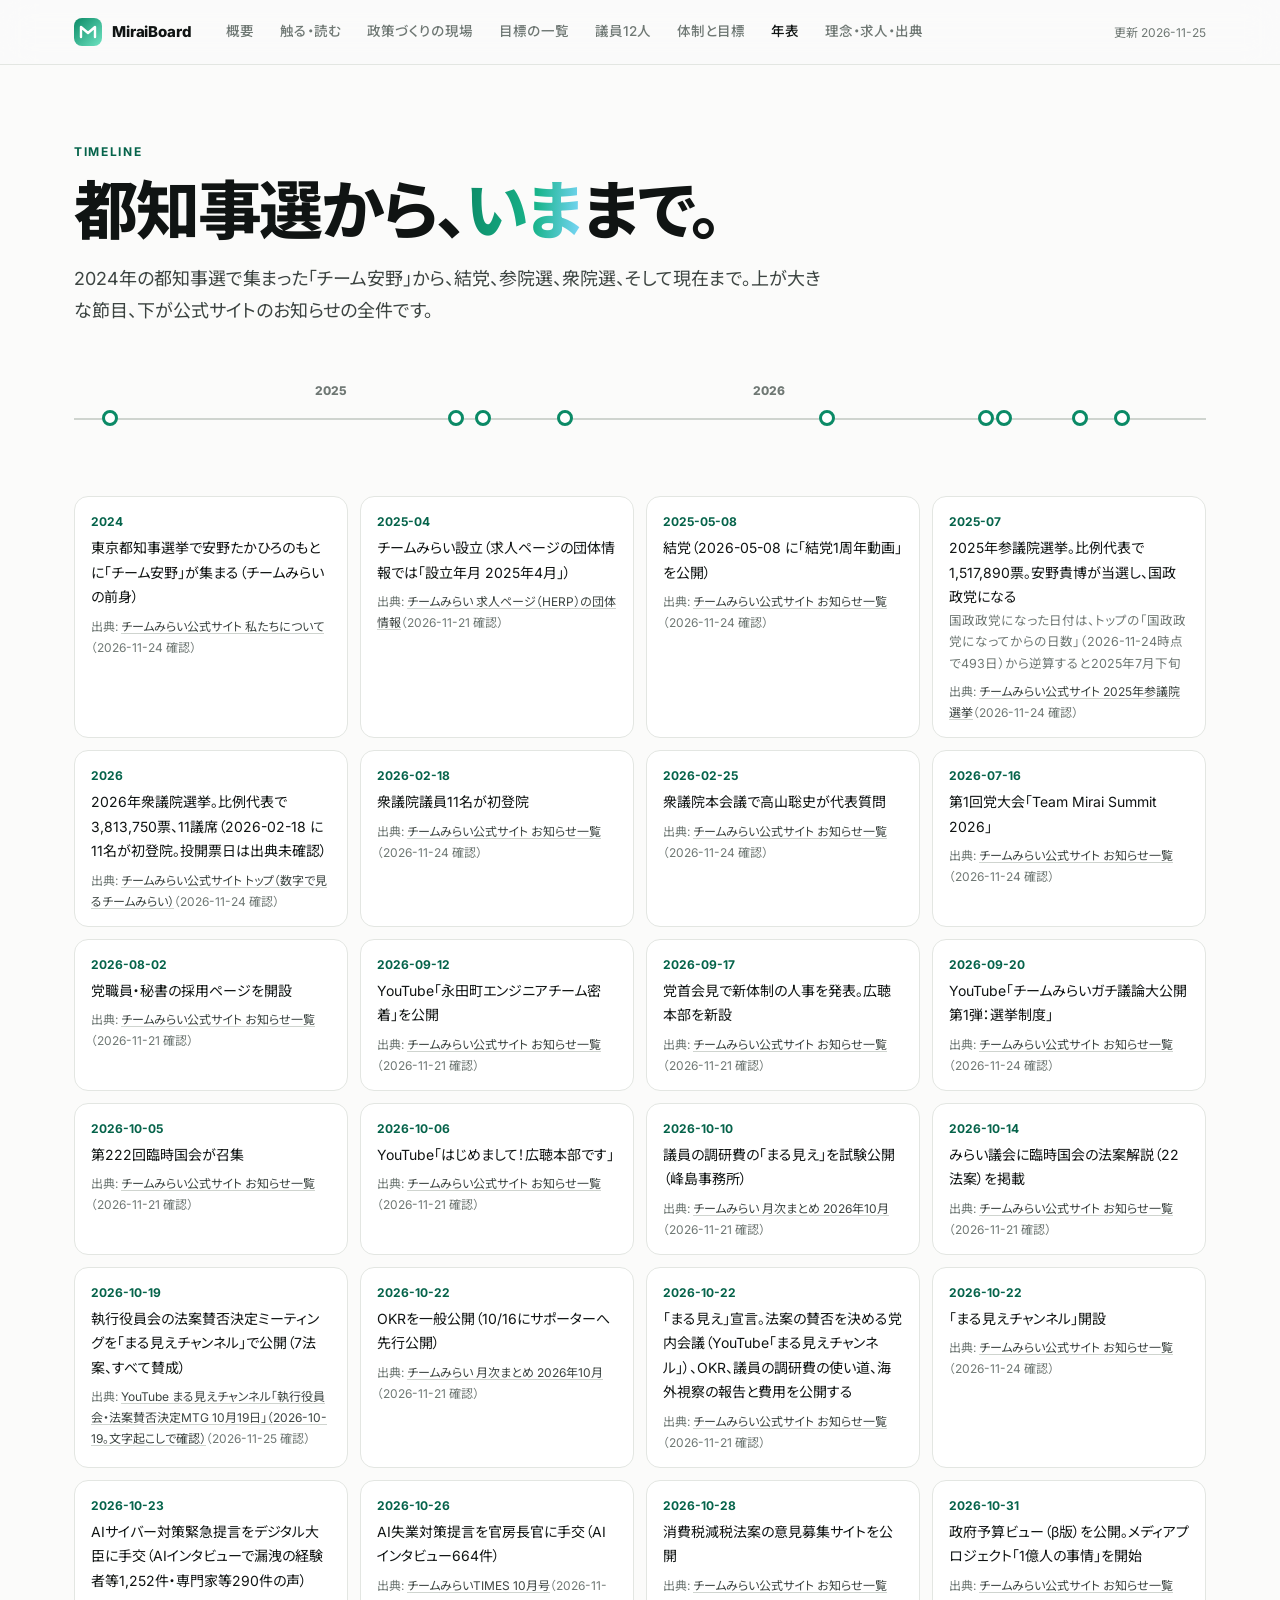
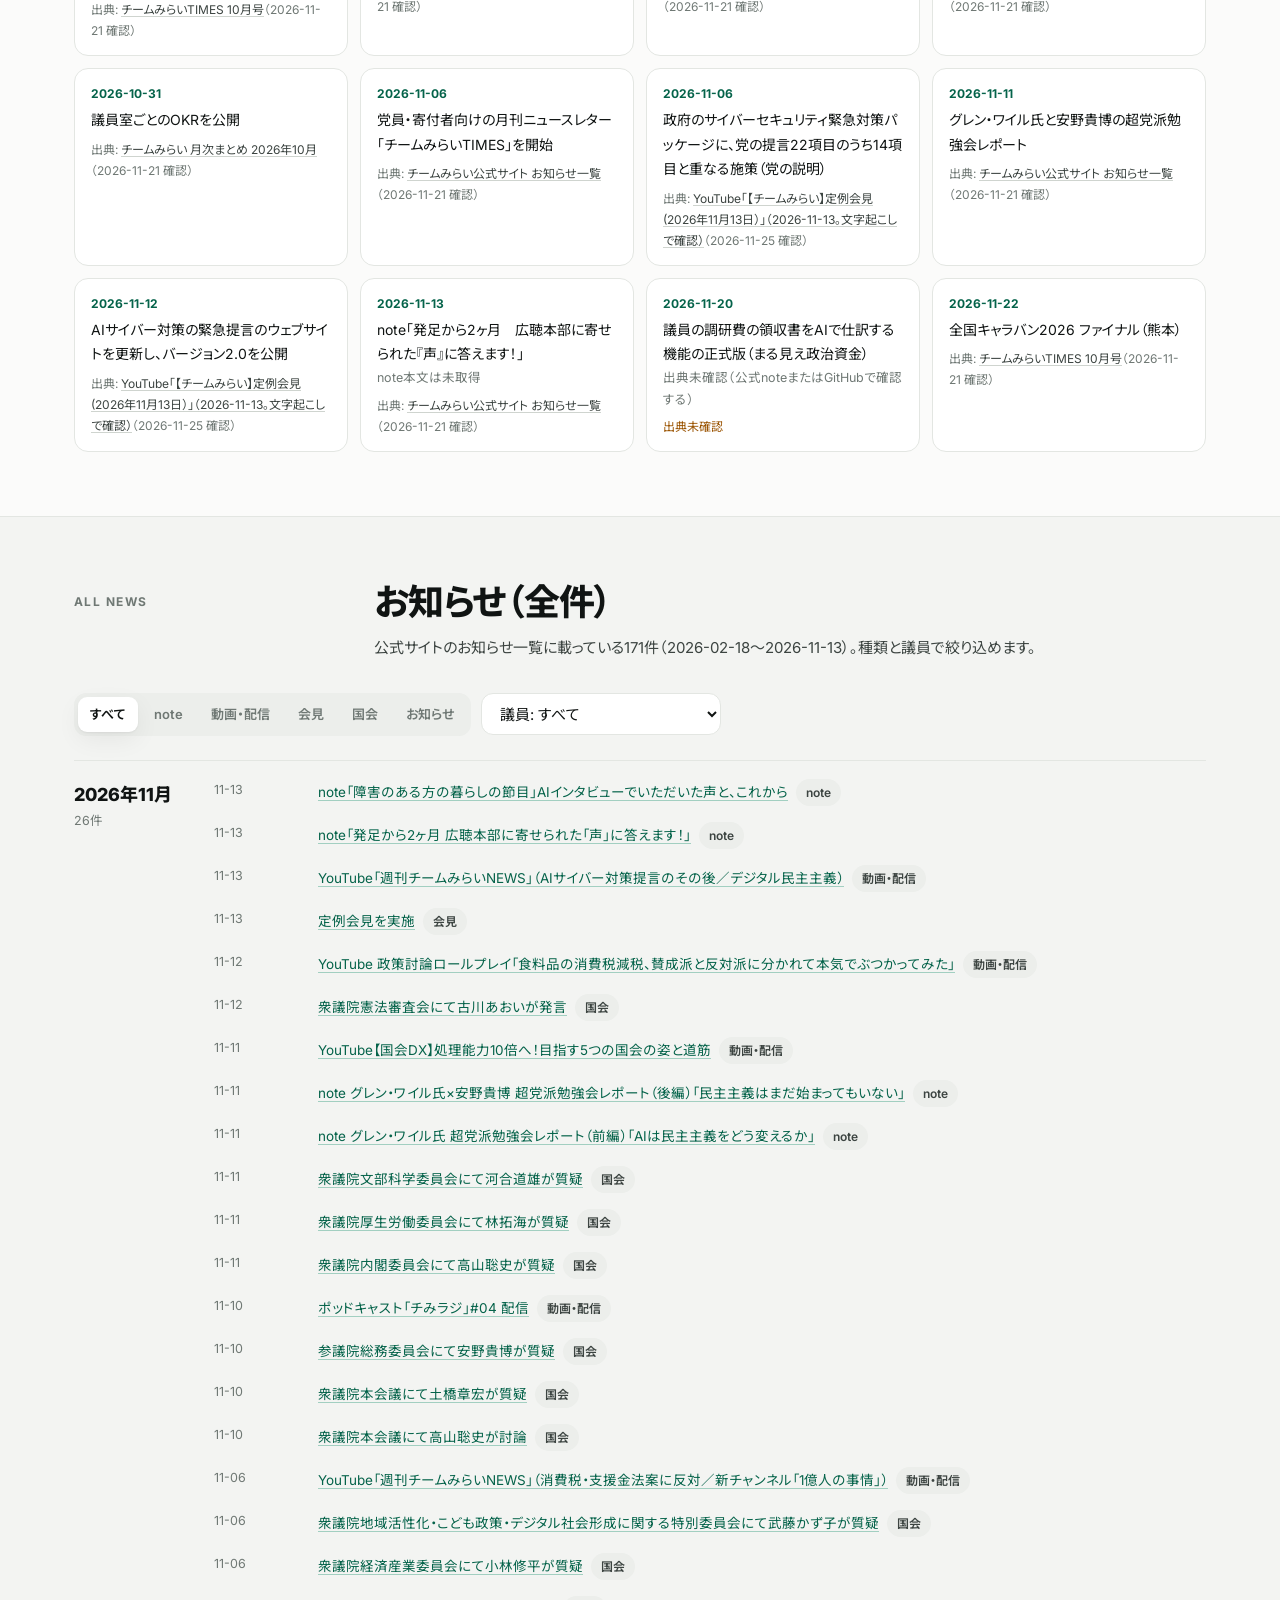
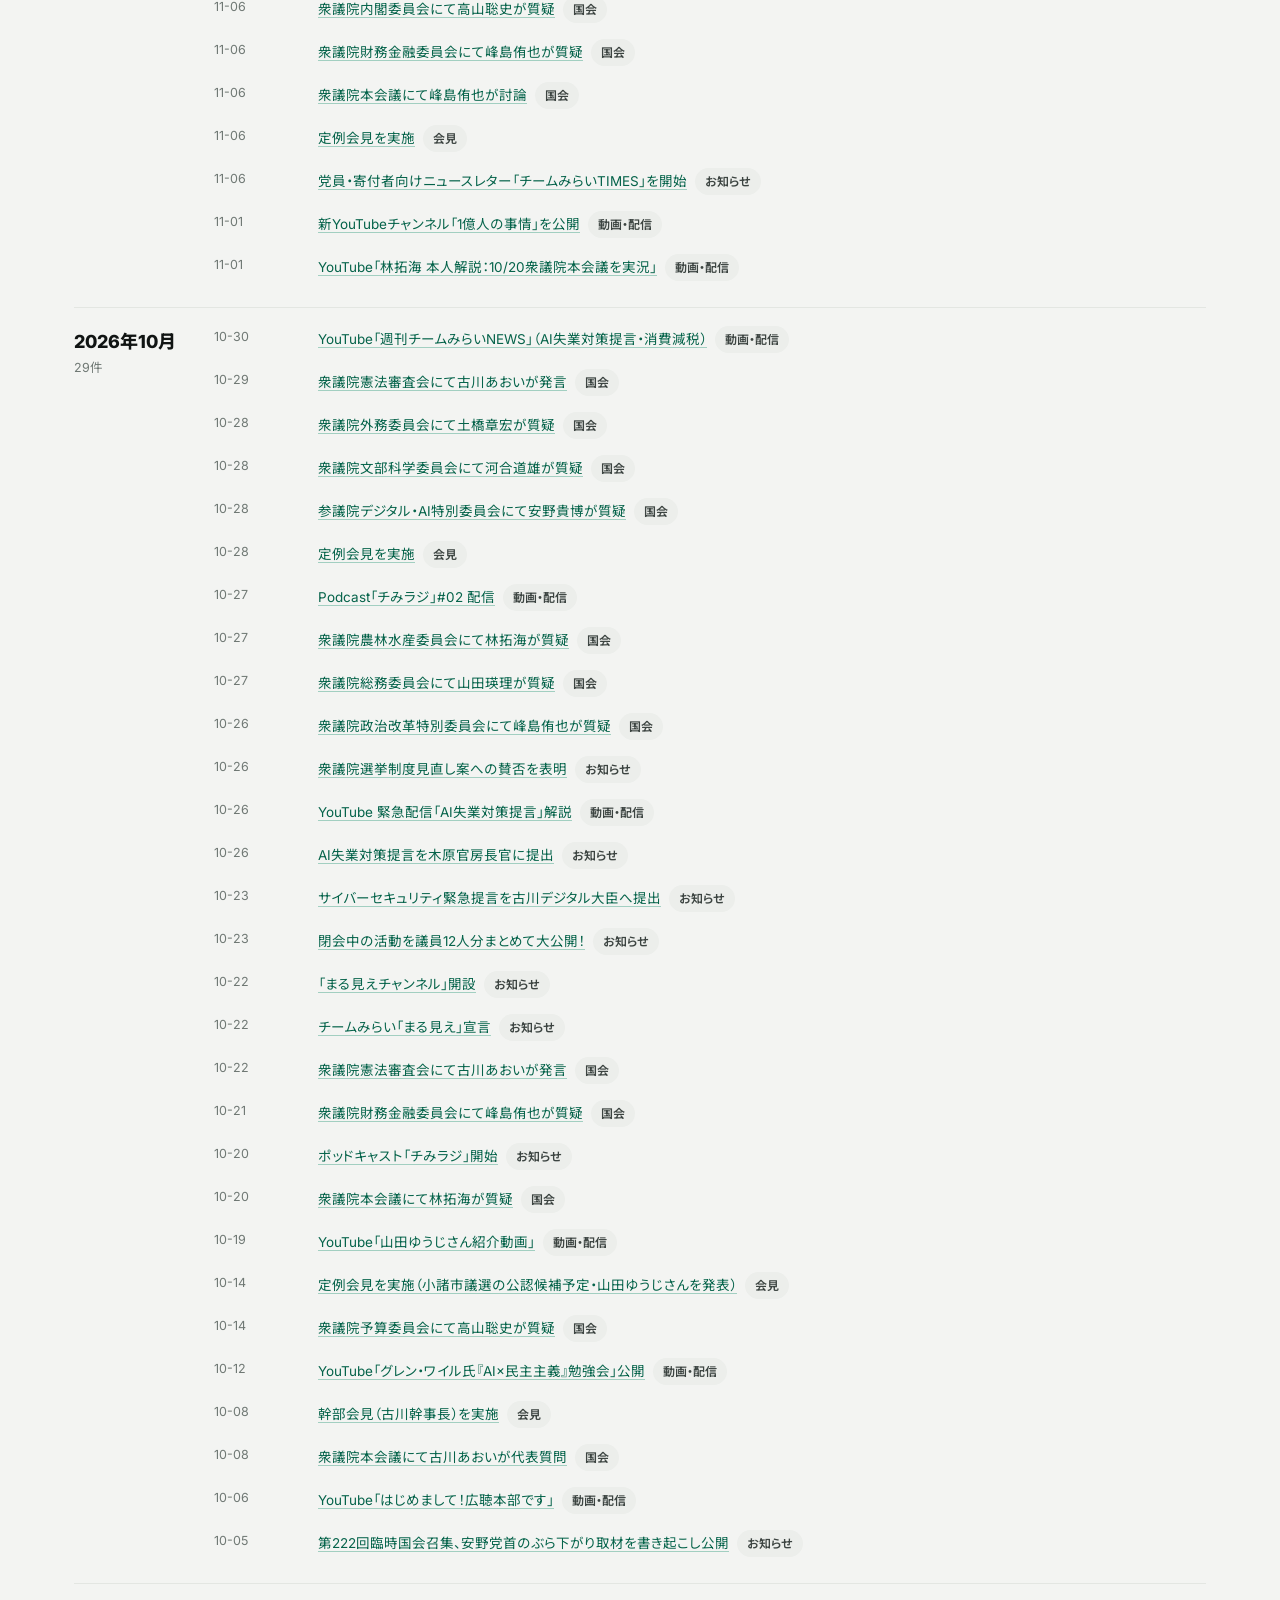
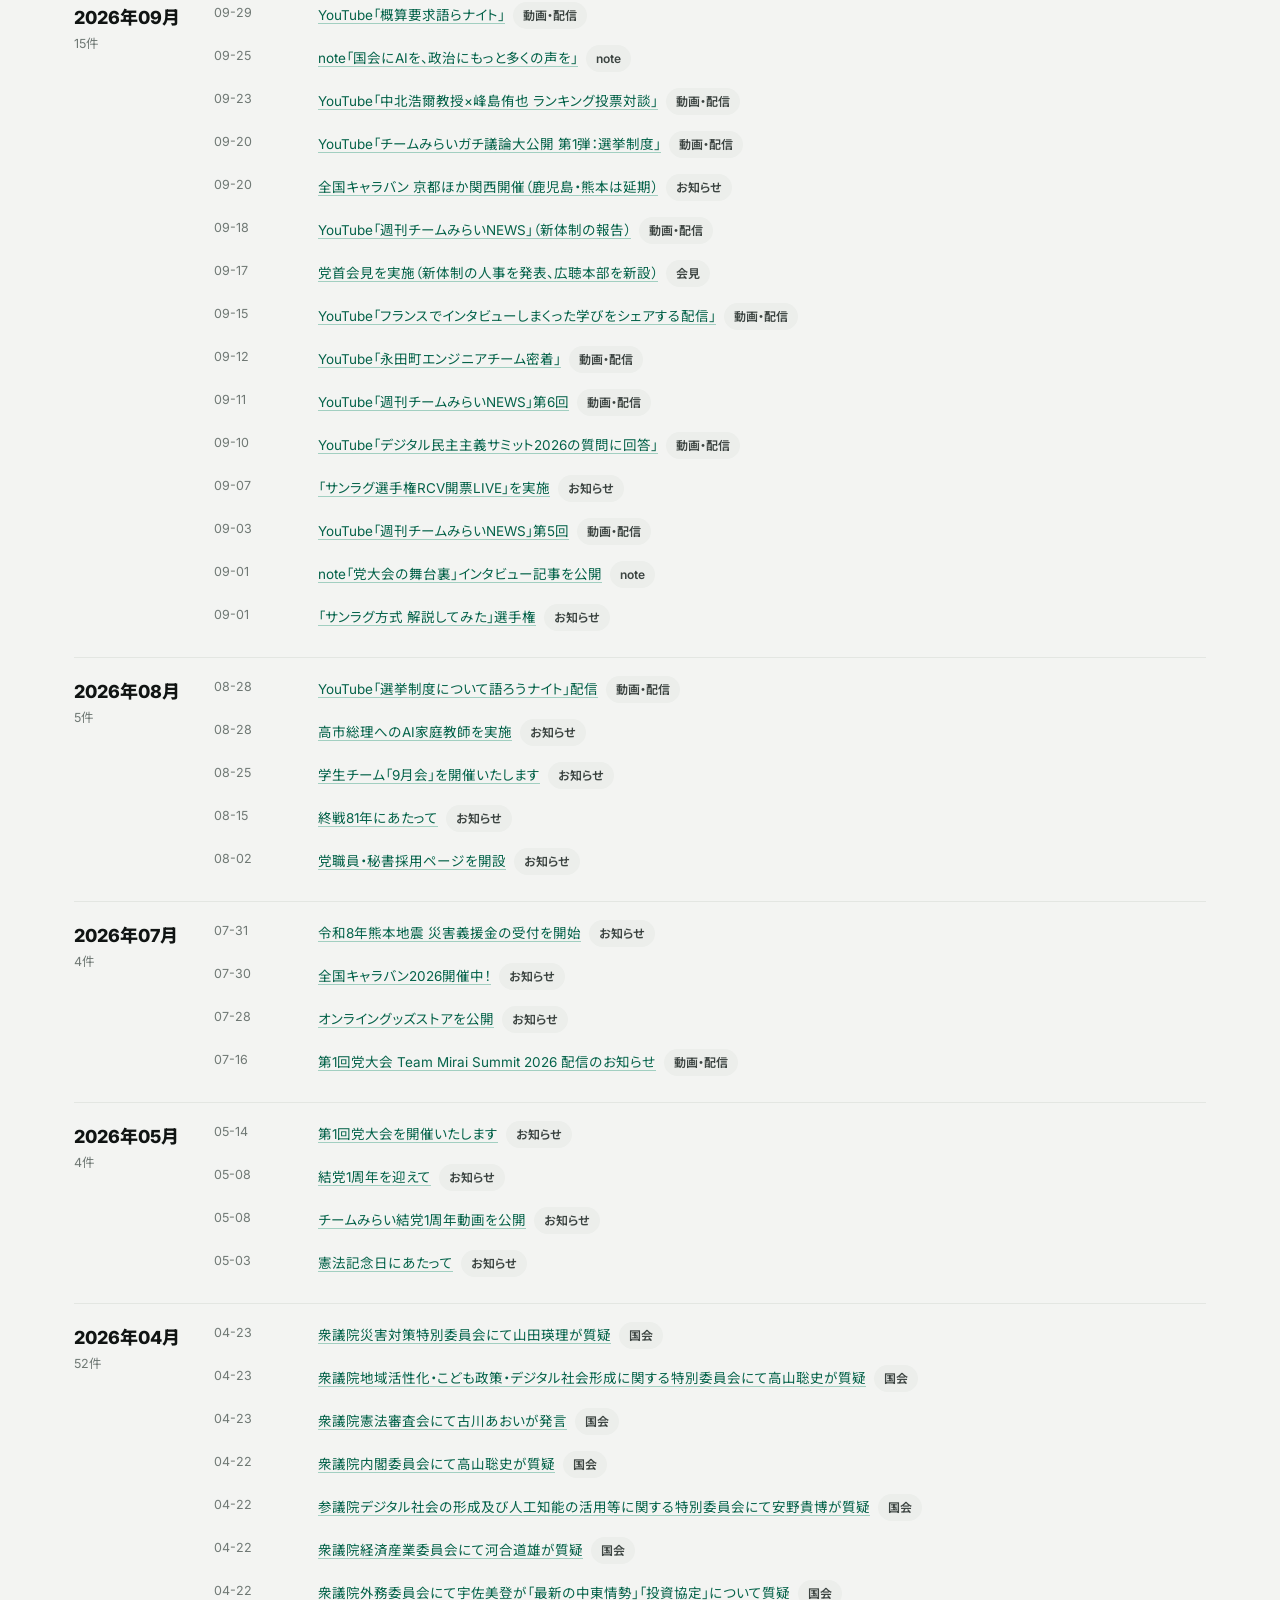
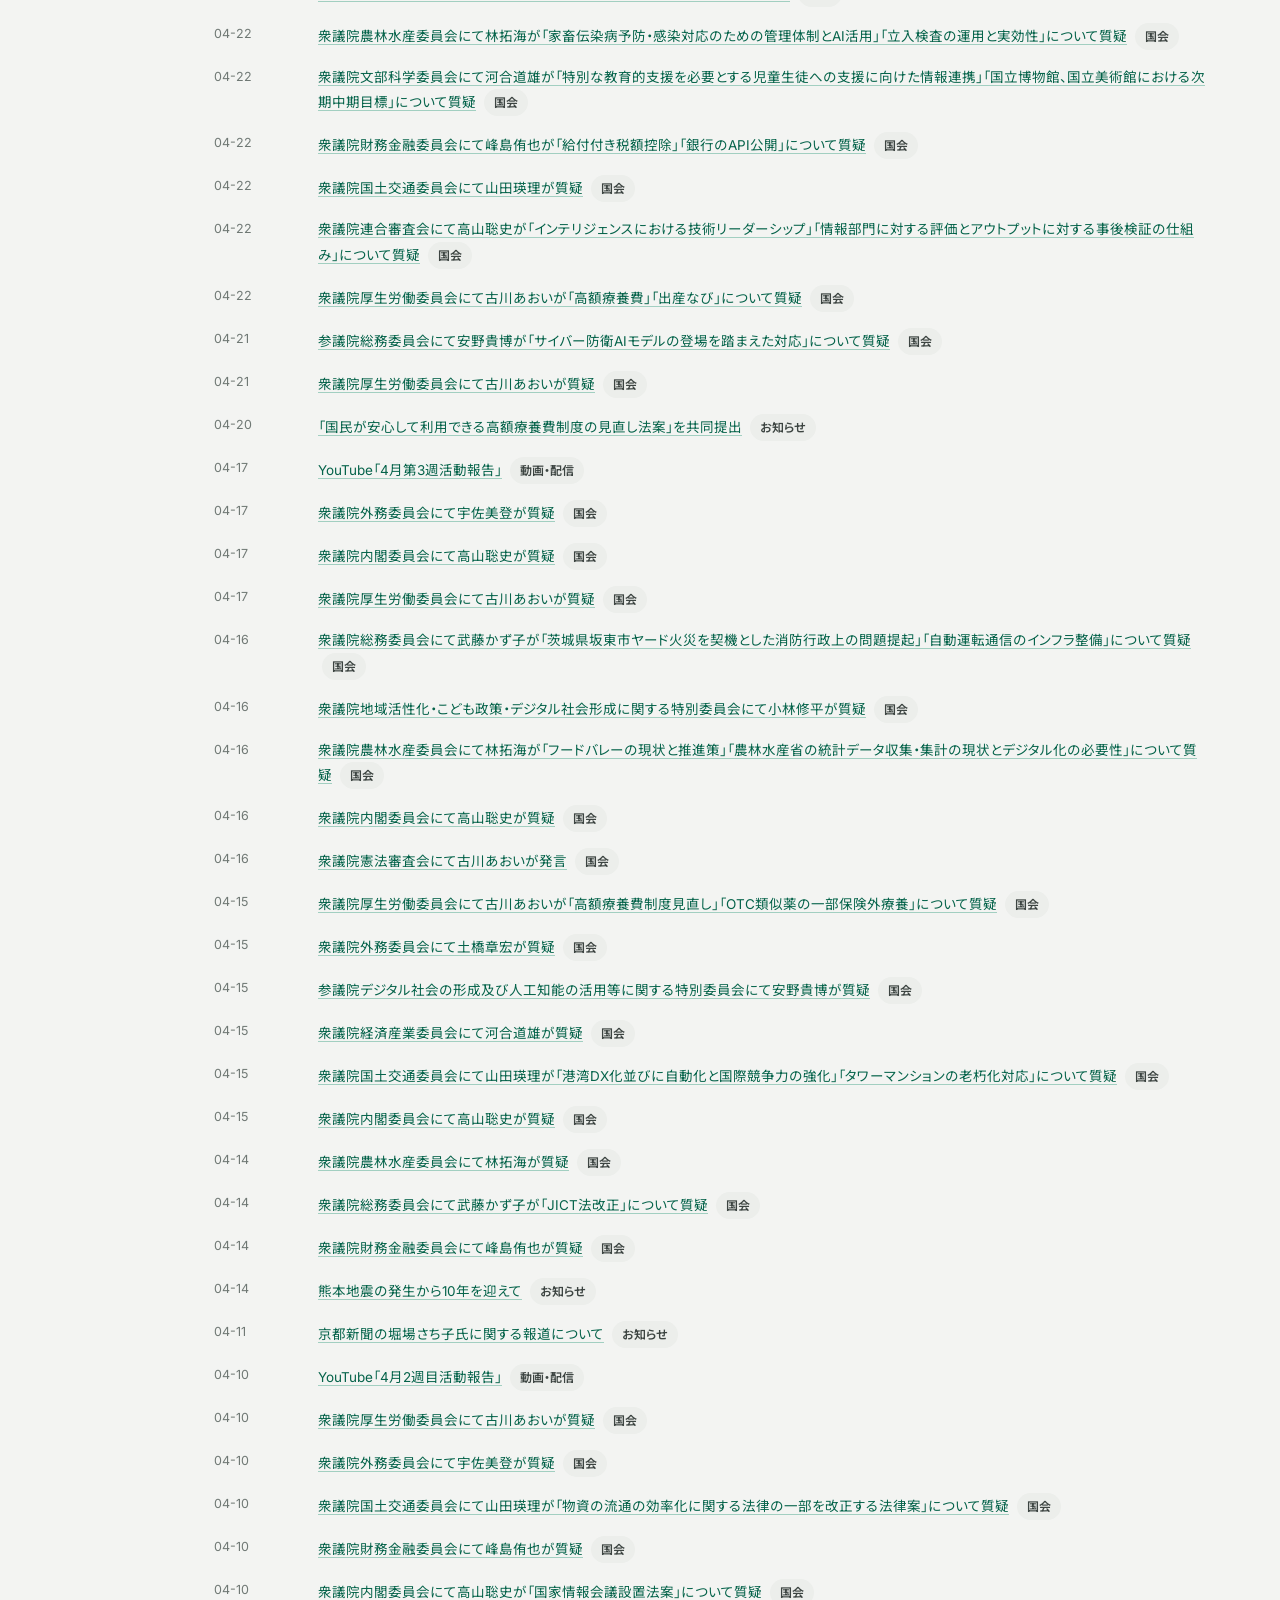
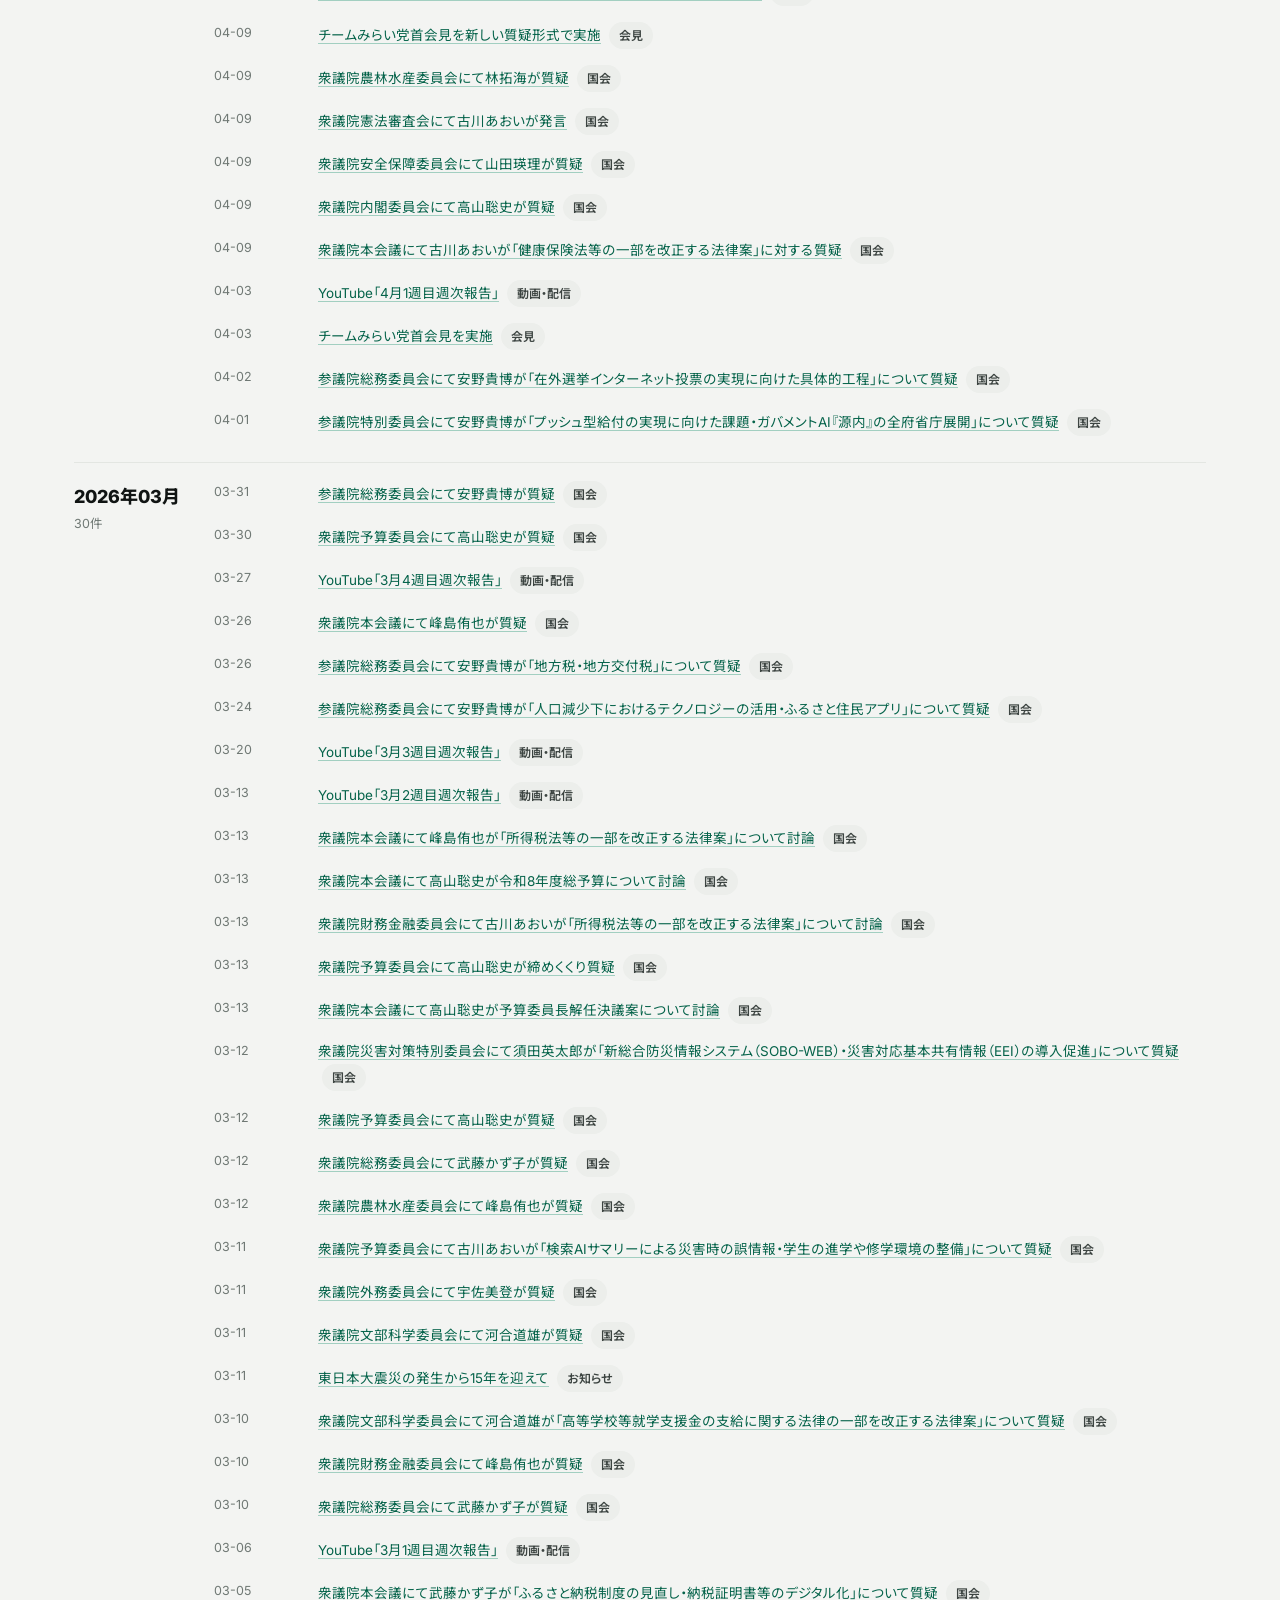
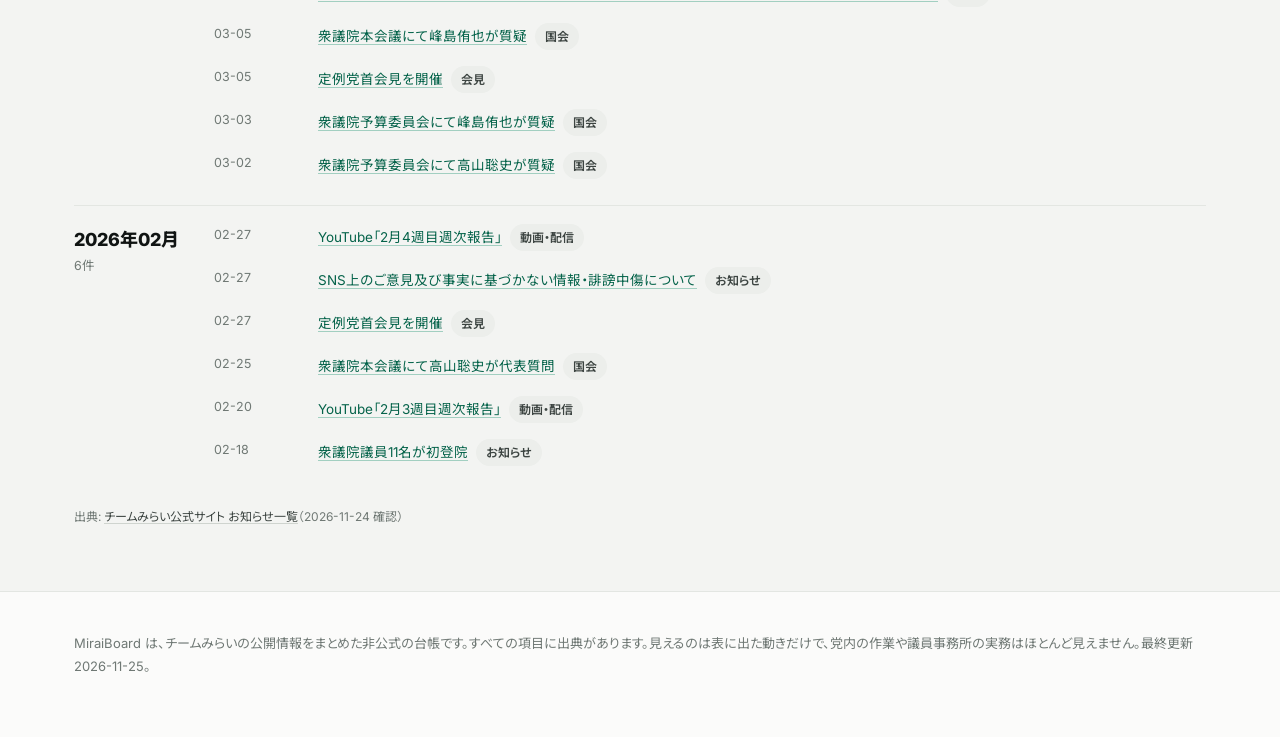
<file: docs/timeline.html>
<!doctype html>
<html lang="ja"><head>
<meta charset="utf-8"><meta name="viewport" content="width=device-width, initial-scale=1">
<title>年表 — MiraiBoard</title>
<link rel="preconnect" href="https://fonts.googleapis.com"><link rel="preconnect" href="https://fonts.gstatic.com" crossorigin>
<link href="https://fonts.googleapis.com/css2?family=Inter:wght@400;500;600;700;800&family=Noto+Sans+JP:wght@400;500;700;800&family=Noto+Serif+JP:wght@700&display=swap" rel="stylesheet">
<link rel="stylesheet" href="assets/style.css">
</head><body>
<main>
<section class="ph"><div class="w">
  <div class="kick">Timeline</div>
  <h1>都知事選から、<span class="g">いま</span>まで。</h1>
  <p class="lead">2024年の都知事選で集まった「チーム安野」から、結党、参院選、衆院選、そして現在まで。上が大きな節目、下が公式サイトのお知らせの全件です。</p>
</div></section>

<section class="blk" style="border-top:0;padding-top:0"><div class="w">
  <div class="scroll"><div class="track" id="track" style="min-width:760px"></div></div>
  <div class="mil" id="mil"></div>
</div></section>

<section class="blk alt"><div class="w">
  <div class="bh"><div class="k">All news</div><div><h2>お知らせ（全件）</h2><p id="feed-lead"></p></div></div>
  <div class="toolbar"><div class="seg" id="fk"></div><select class="search" id="fm" style="flex:0 0 220px"></select></div>
  <div id="months"></div>
  <div class="src" id="feed-src"></div>
</div></section>
</main>
<script src="assets/data.js"></script><script src="assets/common.js"></script>
<script>
chrome('timeline.html');
const T = MB.timeline.events, N = MB.news.items, M = MB.members.members;
/* 節目を時間軸に並べる（2024年〜） */
const t0 = Date.parse('2024-06-01'), t1 = Date.parse('2026-12-31');
const pos = d => { const s = String(d); const t = Date.parse(s.length === 4 ? s + '-07-01' : s.length === 7 ? s + '-15' : s); return (t - t0) / (t1 - t0) * 100; };
const keys = T.filter(e => /都知事選|設立|結党|参議院選挙|衆議院選挙|初登院|党大会|新体制|まる見え」宣言/.test(e.event));
$('#track').innerHTML = `<div class="axis"></div>` + ['2025', '2026'].map(y => `<div class="yr" style="left:${pos(y + '-01-01')}%">${y}</div>`).join('') +
  keys.map(e => `<div class="pt" style="left:${Math.min(98, Math.max(2, pos(e.date)))}%" data-tip="${esc(`<b>${e.date}</b>${e.event}`)}"><i></i></div>`).join('');
$('#mil').innerHTML = T.map(e => `<div class="m"><div class="d">${esc(e.date)}</div><div class="e">${esc(e.event)}</div>${e.note ? `<div class="small muted">${esc(e.note)}</div>` : ''}<div class="src" style="margin-top:6px">${srcHtml(e.source)}</div></div>`).join('');
/* お知らせ全件（種類・議員で絞る） */
const kinds = ['すべて', ...new Set(N.map(n => n.kind))];
let k = 'すべて', mid = new URLSearchParams(location.search).get('m') || '';
$('#fk').innerHTML = kinds.map(v => `<button class="${v === k ? 'on' : ''}" data-v="${esc(v)}">${esc(v)}</button>`).join('');
$('#fm').innerHTML = `<option value="">議員: すべて</option>` + M.map(m => `<option value="${esc(m.id)}" ${m.id === mid ? 'selected' : ''}>${esc(m.name)}</option>`).join('');
$('#fk').onclick = e => { const b = e.target.closest('button'); if (!b) return; k = b.dataset.v; $$('#fk button').forEach(x => x.classList.toggle('on', x === b)); draw(); };
$('#fm').onchange = e => { mid = e.target.value; draw(); };
function draw() {
  const L = N.filter(n => (k === 'すべて' || n.kind === k) && (!mid || n.members.includes(mid)));
  const by = {}; L.forEach(n => (by[n.date.slice(0, 7)] = by[n.date.slice(0, 7)] || []).push(n));
  $('#months').innerHTML = Object.entries(by).map(([mo, xs]) => `<div style="display:grid;grid-template-columns:120px 1fr;gap:20px;padding:18px 0;border-top:1px solid var(--line)"><div style="font-weight:800;font-size:18px">${mo.replace('-', '年')}月<div class="small muted" style="font-weight:400">${xs.length}件</div></div><ul class="feed" style="margin-top:-8px">${xs.map(n => `<li style="border-top:0"><span class="d">${esc(n.date.slice(5))}</span><span>${ext(n.url, n.title)} <span class="chip" style="margin-left:4px">${esc(n.kind)}</span></span></li>`).join('')}</ul></div>`).join('') || '<p class="muted">該当なし</p>';
  $('#feed-lead').textContent = `公式サイトのお知らせ一覧に載っている${N.length}件（${N[N.length - 1].date}〜${N[0].date}）。種類と議員で絞り込めます。`;
}
draw(); $('#feed-src').innerHTML = srcHtml(MB.news.source);
</script>
</body></html>
</file>
<file: docs/assets/style.css>
:root{
  --bg:#fbfbfa; --paper:#ffffff; --soft:#f3f4f2; --mute:#eceeeb;
  --ink:#101413; --ink-2:#3c4441; --ink-3:#6f7874; --line:#e3e6e2; --line-2:#cfd4cf;
  --brand:#0b8a66; --brand-2:#19b48b; --brand-soft:#e5f4ee; --brand-ink:#05634a;
  --done:#11784a; --done-bg:#e2f3ea; --ok:#2457b8; --ok-bg:#e7eefb; --warn:#9a5300; --warn-bg:#fbefdc; --todo:#5f6864; --todo-bg:#eceeec;
  --sh:0 1px 2px rgba(16,20,19,.05),0 8px 24px rgba(16,20,19,.06);
  --sh-lg:0 24px 60px rgba(16,20,19,.18);
  --serif:"Noto Serif JP","Hiragino Mincho ProN",serif;
}
@media (prefers-color-scheme:dark){:root{
  --bg:#0c0f0e; --paper:#121615; --soft:#161b19; --mute:#1c2220;
  --ink:#eef2f0; --ink-2:#c4ccc8; --ink-3:#8d9893; --line:#232a27; --line-2:#2f3834;
  --brand:#33d2a3; --brand-2:#6fe4c2; --brand-soft:#11291f; --brand-ink:#86ecce;
  --done:#62d49c; --done-bg:#11291c; --ok:#8fb6ff; --ok-bg:#141f33; --warn:#f0b062; --warn-bg:#2b2012; --todo:#a5afab; --todo-bg:#1b211f;
  --sh:0 1px 2px rgba(0,0,0,.4),0 8px 24px rgba(0,0,0,.35); --sh-lg:0 24px 60px rgba(0,0,0,.6);
}}
*{box-sizing:border-box}
html{scroll-padding-top:76px}
body{margin:0;background:var(--bg);color:var(--ink);font:15px/1.75 Inter,"Noto Sans JP",system-ui,-apple-system,sans-serif;-webkit-font-smoothing:antialiased;font-feature-settings:"palt" 1}
a{color:inherit;text-decoration:none}
a.u{color:var(--brand-ink);text-decoration:underline;text-decoration-color:color-mix(in srgb,var(--brand) 35%,transparent);text-underline-offset:3px}
button{font:inherit;color:inherit;background:none;border:0;cursor:pointer}
.w{max-width:1180px;margin:0 auto;padding:0 24px}
.small{font-size:12.5px} .muted{color:var(--ink-3)} .ink2{color:var(--ink-2)}
/* top bar */
.bar{position:sticky;top:0;z-index:50;background:color-mix(in srgb,var(--bg) 80%,transparent);backdrop-filter:saturate(180%) blur(16px);-webkit-backdrop-filter:saturate(180%) blur(16px);border-bottom:1px solid var(--line)}
.bar .w{display:flex;align-items:center;gap:22px;height:64px}
.brand{display:flex;align-items:center;gap:10px;font-weight:800;letter-spacing:-.01em;white-space:nowrap}
.brand svg{flex:none}
.tabsnav{display:flex;gap:2px;overflow-x:auto;scrollbar-width:none;flex:1}
.tabsnav::-webkit-scrollbar{display:none}
.tabsnav a{position:relative;font-size:13.5px;font-weight:500;color:var(--ink-3);padding:8px 12px;white-space:nowrap}
.tabsnav a:hover{color:var(--ink)}
.tabsnav a.on{color:var(--ink)}
.tabsnav a.on::after{content:"";position:absolute;left:12px;right:12px;bottom:-13px;height:2px;background:var(--ink);border-radius:2px}
.stamp{font-size:12px;color:var(--ink-3);white-space:nowrap}
/* page head */
.ph{padding:76px 0 36px}
.kick{font-size:12px;font-weight:700;letter-spacing:.14em;text-transform:uppercase;color:var(--brand-ink)}
.ph h1{font-size:clamp(34px,5.4vw,64px);line-height:1.08;letter-spacing:-.035em;margin:14px 0 18px;font-weight:800}
.ph h1 .g{background:linear-gradient(95deg,var(--brand),var(--brand-2) 60%,#7fd8ff);-webkit-background-clip:text;background-clip:text;color:transparent}
.ph p.lead{font-size:18px;color:var(--ink-2);max-width:760px;margin:0}
.note{display:flex;gap:12px;align-items:flex-start;font-size:13px;color:var(--ink-3);border-top:1px solid var(--line);padding-top:16px;margin-top:28px;max-width:860px}
/* blocks */
.blk{padding:64px 0;border-top:1px solid var(--line)}
.blk.alt{background:var(--soft)}
.bh{display:grid;grid-template-columns:260px 1fr;gap:40px;margin-bottom:32px}
.bh .k{font-size:12px;font-weight:700;letter-spacing:.12em;text-transform:uppercase;color:var(--ink-3);padding-top:10px}
.bh h2{font-size:clamp(24px,3vw,36px);letter-spacing:-.025em;line-height:1.2;margin:0 0 10px;font-weight:800}
.bh p{margin:0;color:var(--ink-2);max-width:720px}
.src{font-size:12px;color:var(--ink-3);margin-top:14px}
.src a{color:var(--ink-2);text-decoration:underline;text-underline-offset:2px;text-decoration-color:var(--line-2)}
.chip{display:inline-flex;align-items:center;gap:6px;font-size:12px;font-weight:600;padding:3px 10px;border-radius:999px;background:var(--mute);color:var(--ink-2);white-space:nowrap}
.chip.b{background:var(--brand-soft);color:var(--brand-ink)}
.seg{display:inline-flex;gap:4px;padding:4px;border-radius:12px;background:var(--mute);flex-wrap:wrap}
.seg button{font-size:13px;font-weight:600;padding:6px 12px;border-radius:9px;color:var(--ink-3)}
.seg button.on{background:var(--paper);color:var(--ink);box-shadow:var(--sh)}
/* status (icon + label, never color alone) */
.st{display:inline-flex;align-items:center;gap:5px;font-size:11.5px;font-weight:700;padding:2px 9px 2px 7px;border-radius:999px;white-space:nowrap}
.st svg{width:11px;height:11px}
.st.done{color:var(--done);background:var(--done-bg)} .st.ok{color:var(--ok);background:var(--ok-bg)} .st.warn{color:var(--warn);background:var(--warn-bg)} .st.todo{color:var(--todo);background:var(--todo-bg)}
.legend{display:flex;gap:8px;flex-wrap:wrap;align-items:center;font-size:12px;color:var(--ink-3)}
/* tiles */
.tiles{display:grid;grid-template-columns:repeat(4,1fr);gap:1px;background:var(--line);border:1px solid var(--line);border-radius:18px;overflow:hidden}
.tile{background:var(--paper);padding:22px 22px 20px}
.tile .v{font-size:32px;font-weight:800;letter-spacing:-.03em;line-height:1.05}
.tile .l{font-size:12.5px;color:var(--ink-3);margin-top:8px}
/* ring */
.ringwrap{display:grid;grid-template-columns:minmax(0,1.05fr) minmax(0,1fr);gap:48px;align-items:center}
.ring svg{width:100%;height:auto;display:block}
.ring .seg-path{cursor:pointer;transition:opacity .2s}
.ring .seg-path:hover{opacity:.9}
.sheet .num{font-family:var(--serif);font-size:96px;line-height:.9;font-weight:700;color:var(--mute);-webkit-text-stroke:1px var(--line-2)}
.sheet h3{font-size:34px;letter-spacing:-.02em;margin:6px 0 8px;font-weight:800}
.sheet .sub{font-size:17px;color:var(--ink-2);margin:0 0 18px}
.sheet dl{display:grid;grid-template-columns:110px 1fr;gap:10px 16px;margin:0;border-top:1px solid var(--line);padding-top:16px;font-size:14px}
.sheet dt{color:var(--ink-3);font-size:12.5px;font-weight:600;padding-top:2px}
.sheet dd{margin:0}
.sheet .more{display:inline-flex;margin-top:18px;font-weight:700;font-size:14px;border-bottom:2px solid var(--ink);padding-bottom:2px}
/* pipeline */
.pipe{position:relative;display:grid;grid-template-columns:repeat(4,1fr);gap:0}
.pnode{position:relative;padding:0 18px 0 0}
.pnode .dial{width:118px;height:118px}
.pnode h4{margin:14px 0 2px;font-size:17px;font-weight:800;letter-spacing:-.01em}
.pnode p{margin:0;font-size:13px;color:var(--ink-3)}
.pnode .arrow{position:absolute;top:52px;right:-6px;left:132px;height:14px}
.side{display:grid;grid-template-columns:repeat(3,1fr);gap:14px;margin-top:40px}
.scard{background:var(--paper);border:1px solid var(--line);border-radius:16px;padding:18px}
.scard .t{font-weight:700;font-size:14.5px;margin-bottom:10px}
.meter{height:8px;border-radius:99px;background:var(--mute);overflow:hidden}
.meter i{display:block;height:100%;border-radius:99px;background:var(--brand)}
/* matrix */
.matrix{display:grid;border:1px solid var(--line);border-radius:18px;overflow:hidden;background:var(--line);gap:1px}
.matrix .c{background:var(--paper);padding:12px 14px;min-height:56px}
.matrix .hd{background:var(--soft);font-size:12px;font-weight:700;color:var(--ink-3);letter-spacing:.04em}
.matrix .rh{font-weight:700;font-size:13.5px}
.marks{display:flex;flex-wrap:wrap;gap:5px}
.mk{width:22px;height:22px;border-radius:7px;display:inline-flex;align-items:center;justify-content:center;cursor:default;position:relative}
.mk svg{width:12px;height:12px}
.mk.done{background:var(--done-bg);color:var(--done)} .mk.ok{background:var(--ok-bg);color:var(--ok)} .mk.warn{background:var(--warn-bg);color:var(--warn)} .mk.todo{background:var(--todo-bg);color:var(--todo)}
.mk:hover,.mk:focus{outline:2px solid var(--ink);outline-offset:1px}
.tip{position:fixed;z-index:80;max-width:320px;background:var(--ink);color:var(--bg);font-size:12.5px;line-height:1.55;padding:10px 12px;border-radius:10px;pointer-events:none;opacity:0;transition:opacity .12s;box-shadow:var(--sh-lg)}
.tip.on{opacity:1}
.tip b{display:block;margin-bottom:2px}
/* editorial stage list */
.stage{display:grid;grid-template-columns:120px 1fr 1fr;gap:32px;padding:40px 0;border-top:1px solid var(--line)}
.stage .no{font-family:var(--serif);font-size:64px;line-height:1;color:var(--ink-3)}
.stage h3{font-size:26px;margin:0 0 6px;letter-spacing:-.02em}
.stage .what{color:var(--ink-2);margin:0 0 14px}
.stage ul.facts{list-style:none;padding:0;margin:0;display:grid;gap:12px}
.stage ul.facts li{font-size:14px;padding-left:16px;position:relative}
.stage ul.facts li::before{content:"";position:absolute;left:0;top:10px;width:6px;height:6px;border-radius:50%;background:var(--brand)}
.kv{display:flex;flex-wrap:wrap;gap:6px;margin:0 0 12px}
.lbl{font-size:11.5px;font-weight:700;letter-spacing:.08em;text-transform:uppercase;color:var(--ink-3);margin:18px 0 8px}
.issue{display:flex;gap:10px;font-size:13.5px;margin:6px 0}
.issue code{font-size:11.5px;color:var(--ink-3);background:var(--mute);padding:1px 6px;border-radius:6px;white-space:nowrap;height:fit-content}
.blind{font-size:13.5px;color:var(--ink-2);border:1px dashed var(--line-2);border-radius:12px;padding:10px 12px;background:repeating-linear-gradient(135deg,transparent 0 8px,color-mix(in srgb,var(--mute) 60%,transparent) 8px 9px)}
/* table */
.tbl{width:100%;border-collapse:collapse;font-size:14px}
.tbl th{font-size:12px;color:var(--ink-3);font-weight:600;text-align:left;padding:10px 12px;border-bottom:1px solid var(--line-2)}
.tbl td{padding:12px;border-bottom:1px solid var(--line);vertical-align:top}
.scroll{overflow-x:auto}
/* people */
.pgrid{display:grid;grid-template-columns:repeat(auto-fill,minmax(210px,1fr));gap:20px}
.pgrid{align-items:start}
.person{text-align:left;display:flex;flex-direction:column;width:100%;padding:0;align-self:start}
.person .ph-img{aspect-ratio:4/5;border-radius:18px;overflow:hidden;background:var(--mute);position:relative}
.person img{width:100%;height:100%;object-fit:cover;object-position:center 15%;display:block;transition:transform .4s}
.person:hover img{transform:scale(1.04)}
.person .ini{position:absolute;inset:0;display:flex;align-items:center;justify-content:center;font-size:56px;font-weight:800;color:var(--brand-ink);background:var(--brand-soft)}
.person .nm{font-size:18px;font-weight:800;margin-top:12px;letter-spacing:-.01em}
.person .meta{font-size:12.5px;color:var(--ink-3)}
.person .roles{display:flex;gap:6px;flex-wrap:wrap;margin-top:8px}
.person .sbar{display:flex;height:6px;border-radius:99px;overflow:hidden;margin-top:10px;gap:2px;background:var(--paper)}
.person .sbar i{display:block;height:100%}
.search{height:42px;border-radius:12px;border:1px solid var(--line);background:var(--paper);padding:0 14px;font:inherit;color:var(--ink);min-width:240px;flex:1}
.toolbar{display:flex;gap:10px;flex-wrap:wrap;align-items:center;margin-bottom:24px}
/* bars chart */
.hbar{display:grid;grid-template-columns:120px 1fr 36px;gap:12px;align-items:center;padding:6px 0;cursor:default}
.hbar .n{font-size:13.5px;font-weight:600;white-space:nowrap}
.hbar .t{height:14px;border-radius:0 4px 4px 0;background:var(--brand)}
.hbar .v{font-size:12.5px;color:var(--ink-3);text-align:right}
.hbar:hover .t{background:var(--brand-ink)}
/* drawer */
.scrim{position:fixed;inset:0;background:rgba(10,14,13,.45);opacity:0;pointer-events:none;transition:.2s;z-index:70}
.scrim.on{opacity:1;pointer-events:auto}
.drawer{position:fixed;top:0;right:0;width:min(680px,100%);height:100%;background:var(--bg);z-index:71;transform:translateX(102%);transition:transform .28s cubic-bezier(.2,.8,.2,1);overflow-y:auto;box-shadow:var(--sh-lg)}
.drawer.on{transform:none}
.dtop{position:sticky;top:0;display:flex;justify-content:flex-end;padding:14px 18px;background:color-mix(in srgb,var(--bg) 88%,transparent);backdrop-filter:blur(8px);z-index:3}
.dtop button{width:38px;height:38px;border-radius:12px;border:1px solid var(--line);background:var(--paper)}
.dbody{padding:0 30px 56px}
.dhero{display:grid;grid-template-columns:150px 1fr;gap:22px;align-items:end}
.dhero .ph-img{aspect-ratio:4/5;border-radius:16px;overflow:hidden;background:var(--mute);position:relative}
.dhero img{width:100%;height:100%;object-fit:cover;object-position:center 15%}
.dname{font-size:30px;font-weight:800;letter-spacing:-.02em;line-height:1.2}
.quote{font-family:var(--serif);font-size:22px;line-height:1.55;margin:26px 0 10px;font-weight:700}
.dsec{margin-top:30px}
.obj{border-top:1px solid var(--line);padding:14px 0}
.obj .ot{font-weight:700;font-size:15px}
.obj .od{font-size:13px;color:var(--ink-3);margin:4px 0 8px}
.krrow{display:flex;justify-content:space-between;gap:12px;font-size:13.5px;padding:5px 0}
.krrow .pg{font-size:12px;color:var(--ink-3);white-space:nowrap}
.feed{list-style:none;margin:0;padding:0}
.feed li{display:grid;grid-template-columns:92px 1fr;gap:12px;font-size:13.5px;padding:8px 0;border-top:1px solid var(--line)}
.feed .d{color:var(--ink-3);font-size:12.5px}
.links{display:flex;flex-wrap:wrap;gap:8px}
.links a{font-size:13px;padding:6px 12px;border-radius:999px;border:1px solid var(--line);background:var(--paper)}
/* org */
.org{display:grid;gap:28px}
.org .lead-node{justify-self:center;text-align:center}
.onode{background:var(--paper);border:1px solid var(--line);border-radius:16px;padding:14px 18px;box-shadow:var(--sh)}
.onode .r{font-size:11.5px;font-weight:700;letter-spacing:.1em;color:var(--ink-3)}
.onode .n{font-size:17px;font-weight:800}
.ocols{display:grid;grid-template-columns:repeat(4,1fr);gap:16px;position:relative}
.ocols::before{content:"";position:absolute;top:-15px;left:12.5%;right:12.5%;height:1px;background:var(--line-2)}
.ocol{position:relative;display:grid;gap:8px;align-content:start}
.ocol::before{content:"";position:absolute;top:-15px;left:50%;height:15px;width:1px;background:var(--line-2)}
.ocol .units{display:grid;gap:6px;margin-top:4px}
.ocol .unit{font-size:13px;padding:8px 12px;border-radius:10px;background:var(--soft);border:1px solid var(--line);text-align:center}
.vline{width:1px;height:14px;background:var(--line-2);justify-self:center}
/* timeline */
.track{position:relative;height:96px;margin:10px 0 8px}
.track .axis{position:absolute;left:0;right:0;top:46px;height:2px;background:var(--line-2)}
.track .pt{position:absolute;top:38px;transform:translateX(-50%);text-align:center}
.track .pt i{display:block;width:16px;height:16px;border-radius:50%;background:var(--paper);border:3px solid var(--brand);margin:0 auto}
.track .pt span{display:block;font-size:11.5px;color:var(--ink-3);margin-top:6px;white-space:nowrap}
.track .yr{position:absolute;top:8px;font-size:12px;font-weight:800;color:var(--ink-3);transform:translateX(-50%)}
.mil{display:grid;grid-template-columns:repeat(auto-fill,minmax(260px,1fr));gap:12px;margin-top:20px}
.mil .m{background:var(--paper);border:1px solid var(--line);border-radius:14px;padding:14px 16px}
.mil .m .d{font-size:12px;font-weight:700;color:var(--brand-ink)}
.mil .m .e{font-size:14px;margin-top:4px}
/* cards */
.cards{display:grid;grid-template-columns:repeat(auto-fill,minmax(270px,1fr));gap:14px}
.card{background:var(--paper);border:1px solid var(--line);border-radius:16px;padding:18px}
.card h3{margin:6px 0 6px;font-size:16px}
.card p{margin:0;font-size:13.5px;color:var(--ink-2)}
.mission{font-family:var(--serif);font-size:clamp(26px,3.6vw,44px);line-height:1.45;font-weight:700;letter-spacing:-.01em;margin:0}
.vals{display:grid;grid-template-columns:repeat(5,1fr);gap:1px;background:var(--line);border:1px solid var(--line);border-radius:16px;overflow:hidden;margin-top:28px}
.vals div{background:var(--paper);padding:16px}
.vals b{display:block;font-size:15px}
.vals span{font-size:12.5px;color:var(--ink-3)}
.jobhero{display:grid;grid-template-columns:1.2fr 1fr;gap:28px;background:var(--paper);border:1px solid var(--line);border-radius:20px;padding:28px}
.duty{list-style:none;margin:0;padding:0;counter-reset:d}
.duty li{counter-increment:d;position:relative;padding:12px 0 12px 44px;border-top:1px solid var(--line);font-size:14.5px}
.duty li::before{content:counter(d,decimal-leading-zero);position:absolute;left:0;top:12px;font-family:var(--serif);font-weight:700;color:var(--ink-3);font-size:18px}
.duty .go{display:flex;gap:6px;flex-wrap:wrap;margin-top:8px}
.duty .go a{font-size:12px;font-weight:700;color:var(--brand-ink);background:var(--brand-soft);padding:3px 10px;border-radius:999px}
details.job{border-top:1px solid var(--line)}
details.job summary{list-style:none;display:flex;justify-content:space-between;gap:12px;padding:14px 0;cursor:pointer;font-weight:600}
details.job summary::-webkit-details-marker{display:none}
details.job .b{padding:0 0 16px;font-size:13.5px;color:var(--ink-2)}
.next{display:grid;grid-template-columns:repeat(3,1fr);gap:14px}
.next a{display:block;background:var(--paper);border:1px solid var(--line);border-radius:16px;padding:20px;transition:.15s}
.next a:hover{border-color:var(--ink)}
.next .t{font-weight:800;font-size:17px;margin-bottom:4px}
.next p{margin:0;font-size:13.5px;color:var(--ink-3)}
footer.ft{border-top:1px solid var(--line);padding:40px 0 60px;font-size:13px;color:var(--ink-3)}
@media (max-width:980px){.bh{grid-template-columns:1fr;gap:8px}.ringwrap{grid-template-columns:1fr;gap:20px}.pipe{grid-template-columns:1fr 1fr;row-gap:28px}.pnode .arrow{display:none}.side,.next{grid-template-columns:1fr}.stage{grid-template-columns:1fr;gap:14px}.tiles{grid-template-columns:repeat(2,1fr)}.ocols{grid-template-columns:1fr 1fr}.ocols::before,.ocol::before{display:none}.vals{grid-template-columns:1fr 1fr}.jobhero{grid-template-columns:1fr}}
@media (max-width:560px){.w{padding:0 16px}.ph{padding:48px 0 24px}.stamp{display:none}.pipe{grid-template-columns:1fr}.hbar{grid-template-columns:90px 1fr 30px}.dhero{grid-template-columns:100px 1fr}.dbody{padding:0 18px 48px}.ocols{grid-template-columns:1fr}}
/* guide（触る・読む） */
.try{display:grid;grid-template-columns:repeat(auto-fill,minmax(340px,1fr));gap:16px}
.try .card{display:flex;flex-direction:column;gap:10px;padding:22px}
.try .card h3{margin:0;font-size:18px}
.try .why{font-size:14px;color:var(--ink-2)}
.try .do{font-size:13.5px;background:var(--soft);border-radius:12px;padding:10px 12px}
.try .do b,.try .then b{display:block;font-size:11.5px;letter-spacing:.06em;color:var(--ink-3);margin-bottom:4px}
.try .then ol{margin:0;padding-left:18px;font-size:13.5px;color:var(--ink-2)}
.try .then li{margin:2px 0}
.try .warnnote{font-size:12.5px;color:var(--warn)}
.try .krs{display:grid;gap:6px;border-top:1px solid var(--line);padding-top:10px}
.try .krs div{display:flex;justify-content:space-between;gap:10px;font-size:12.5px}
.try .go{align-self:flex-start;font-size:13px;font-weight:700;color:var(--paper);background:var(--ink);padding:8px 14px;border-radius:999px}
.try .card .src{margin-top:auto}
.ex{display:grid;grid-template-columns:repeat(auto-fill,minmax(300px,1fr));gap:14px}
.ex .card .flow{display:flex;flex-wrap:wrap;align-items:center;gap:6px;margin:8px 0}
.ex .card .flow span{font-size:13px;font-weight:700;background:var(--brand-soft);color:var(--brand-ink);padding:4px 10px;border-radius:999px}
.ex .card .flow i{font-style:normal;color:var(--ink-3)}
.rl{display:grid;gap:28px}
.rl ul{list-style:none;margin:0;padding:0;border-top:1px solid var(--line)}
.rl li{display:grid;grid-template-columns:28px 1fr auto;gap:12px;align-items:start;padding:12px 0;border-bottom:1px solid var(--line)}
.rl li input{width:18px;height:18px;margin-top:3px;accent-color:var(--brand)}
.rl li.done .tt{color:var(--ink-3);text-decoration:line-through;text-decoration-color:var(--line-2)}
.rl .tt{font-weight:600}
.rl .why{font-size:13px;color:var(--ink-3)}
.rl .k{font-size:11.5px;font-weight:700;color:var(--ink-3);white-space:nowrap}
.prog{display:flex;align-items:center;gap:12px;margin-bottom:20px;font-size:13px;color:var(--ink-3)}
.prog .bar{flex:1;max-width:320px;height:8px;border-radius:99px;background:var(--mute);overflow:hidden}
.prog .bar i{display:block;height:100%;background:var(--brand)}
/* okr（目標の一覧） */
.kpis{display:grid;grid-template-columns:repeat(5,1fr);gap:12px}
.kpis div{background:var(--paper);border:1px solid var(--line);border-radius:14px;padding:14px 16px}
.kpis b{display:block;font-size:28px;font-weight:800;letter-spacing:-.02em}
.kpis span{font-size:12.5px;color:var(--ink-3)}
.chg{display:grid;gap:0;border-top:1px solid var(--line)}
.chg>div{display:grid;grid-template-columns:1fr auto;gap:12px;padding:10px 0;border-bottom:1px solid var(--line);font-size:13.5px}
.chg .who{font-size:12px;color:var(--ink-3)}
.chg .mv{display:flex;align-items:center;gap:6px;white-space:nowrap;font-size:12px;color:var(--ink-3)}
select.sel{height:42px;border-radius:12px;border:1px solid var(--line);background:var(--paper);padding:0 12px;font:inherit;color:var(--ink)}
@media (max-width:760px){.kpis{grid-template-columns:repeat(2,1fr)}.try{grid-template-columns:1fr}.rl li{grid-template-columns:28px 1fr}.rl .k{grid-column:2}}
</file>
